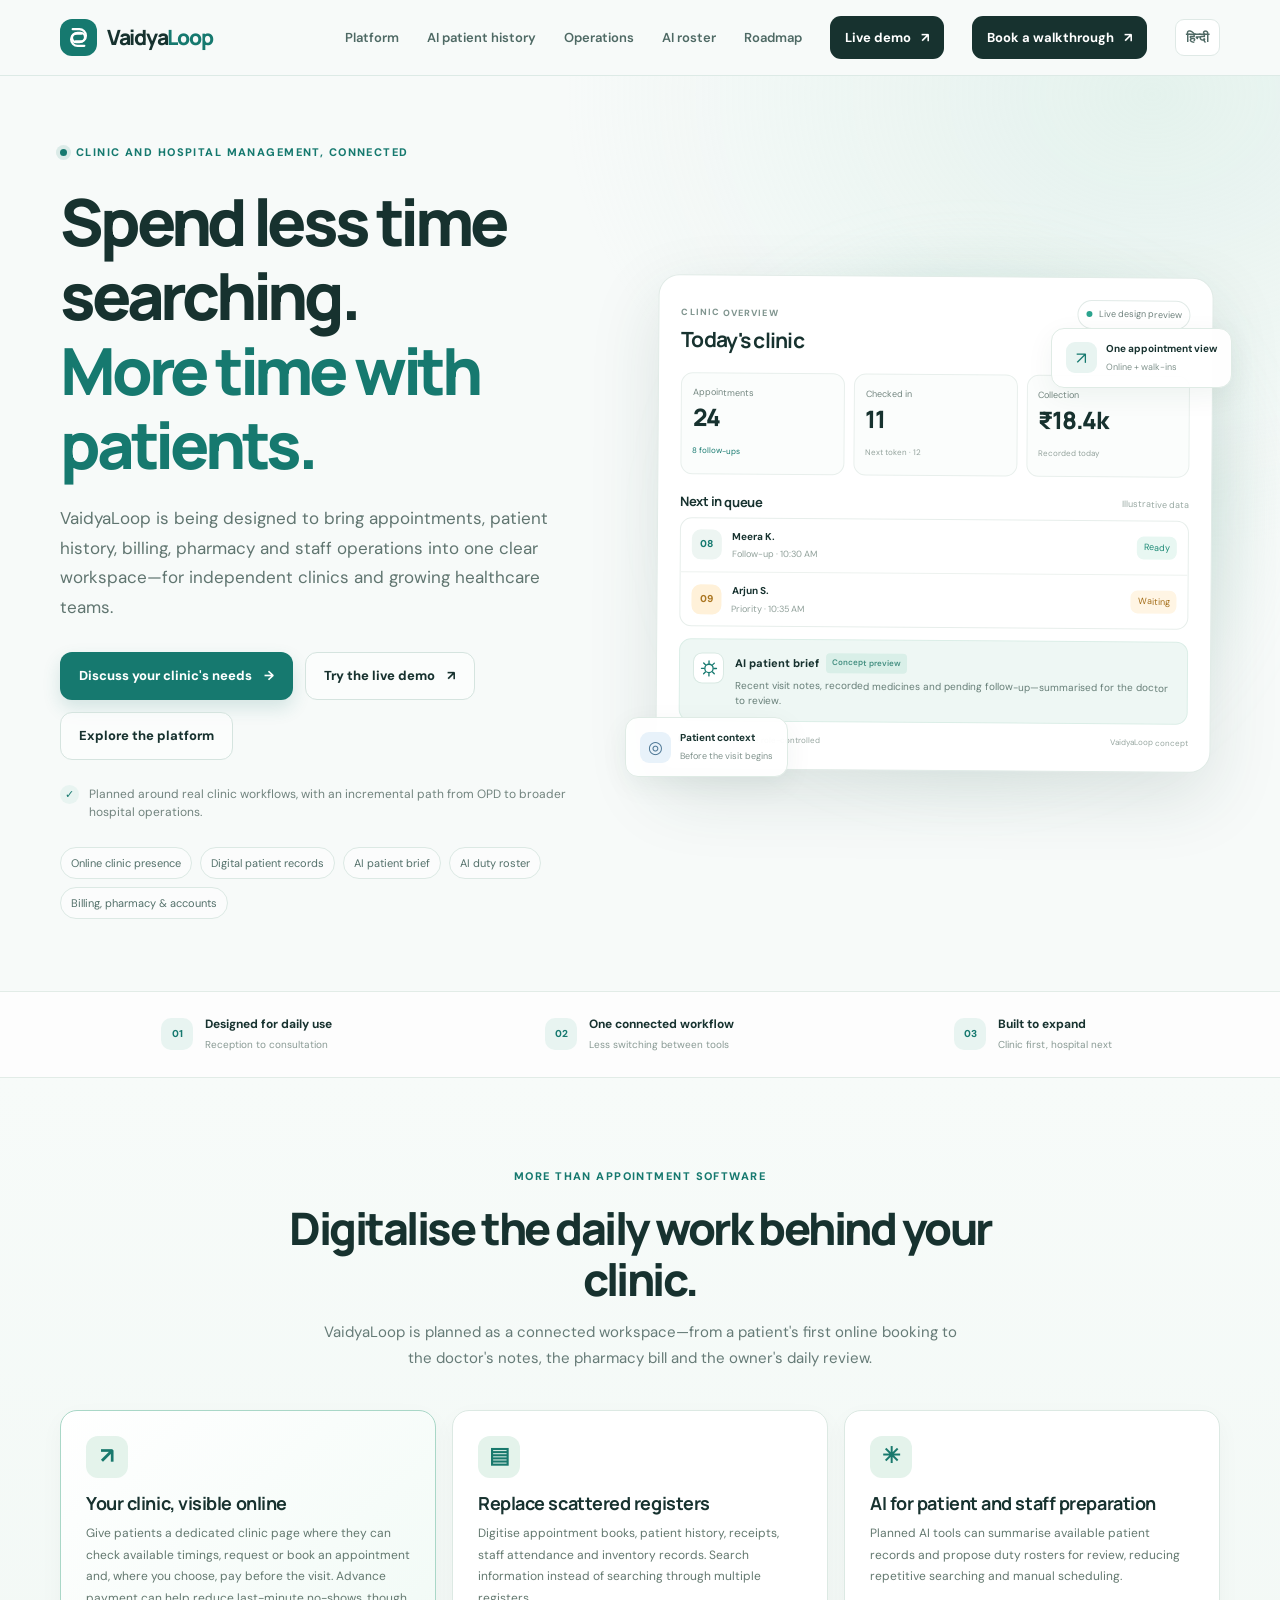
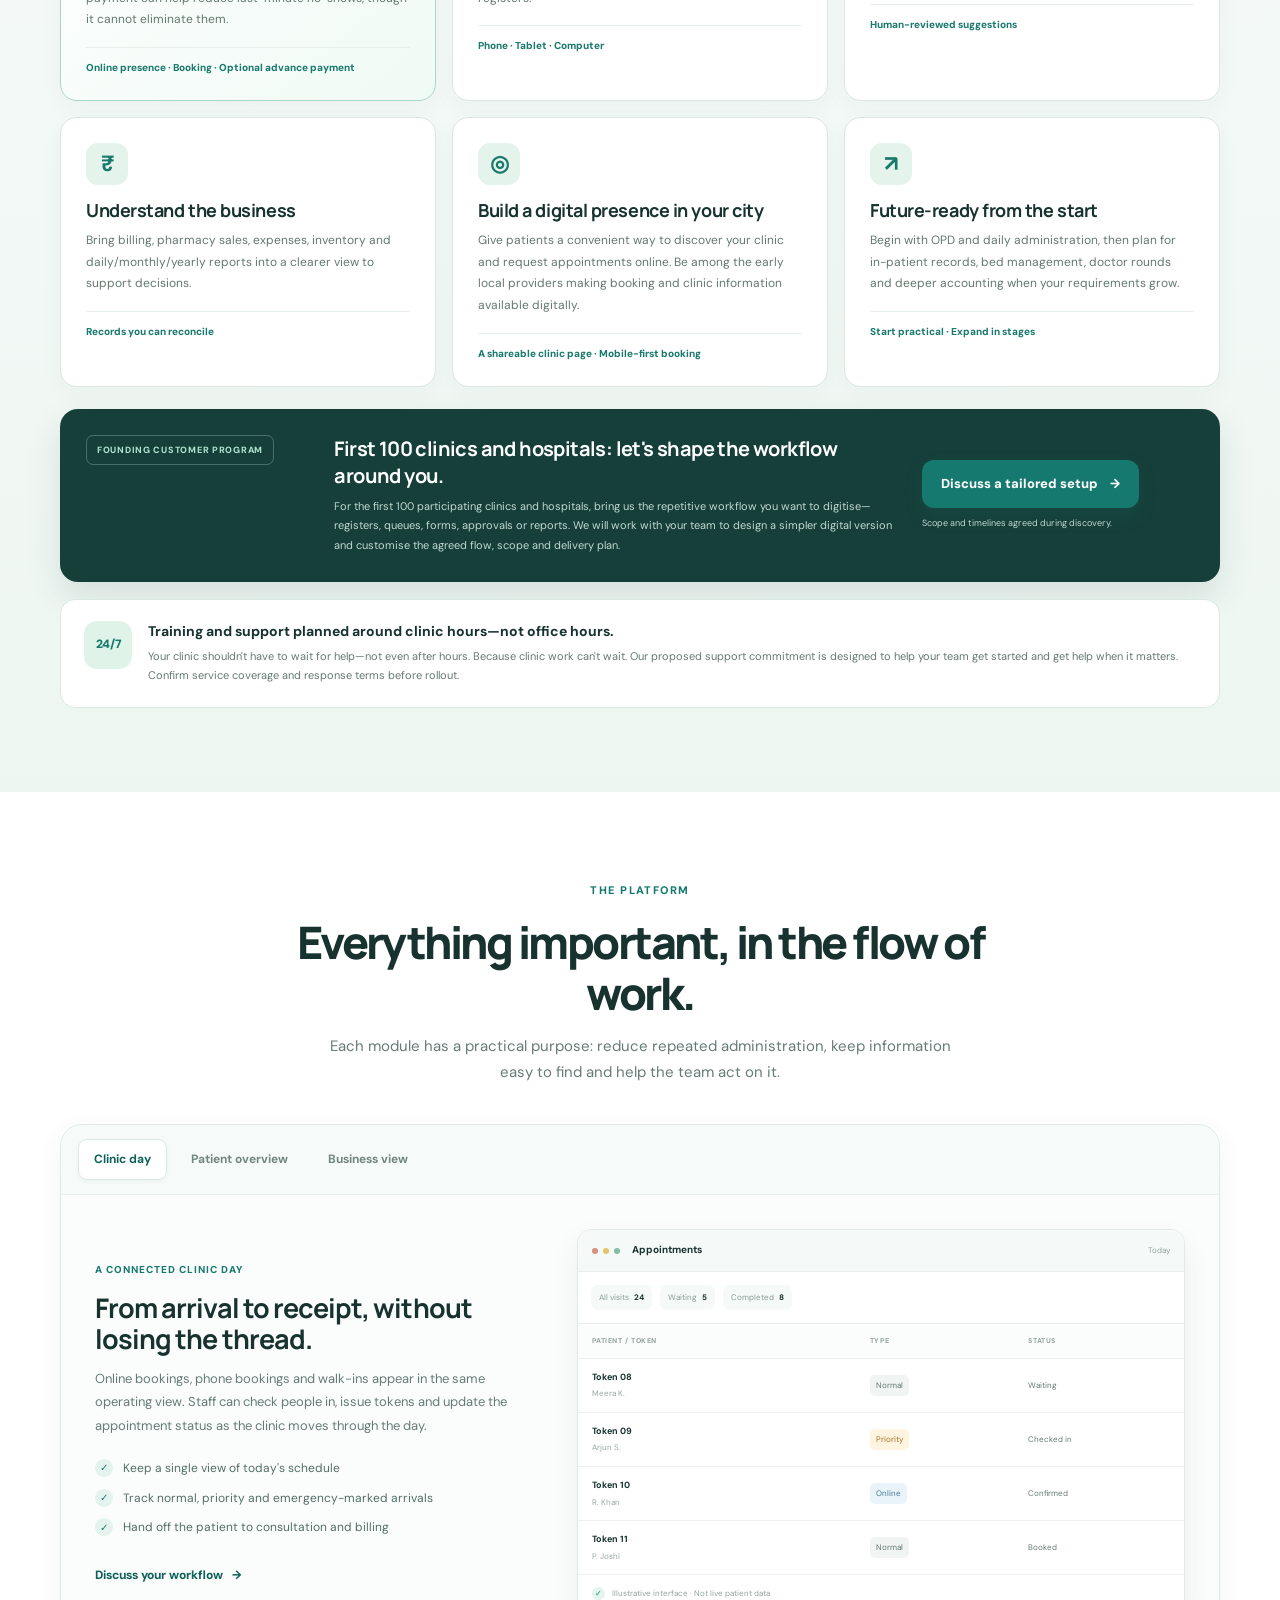
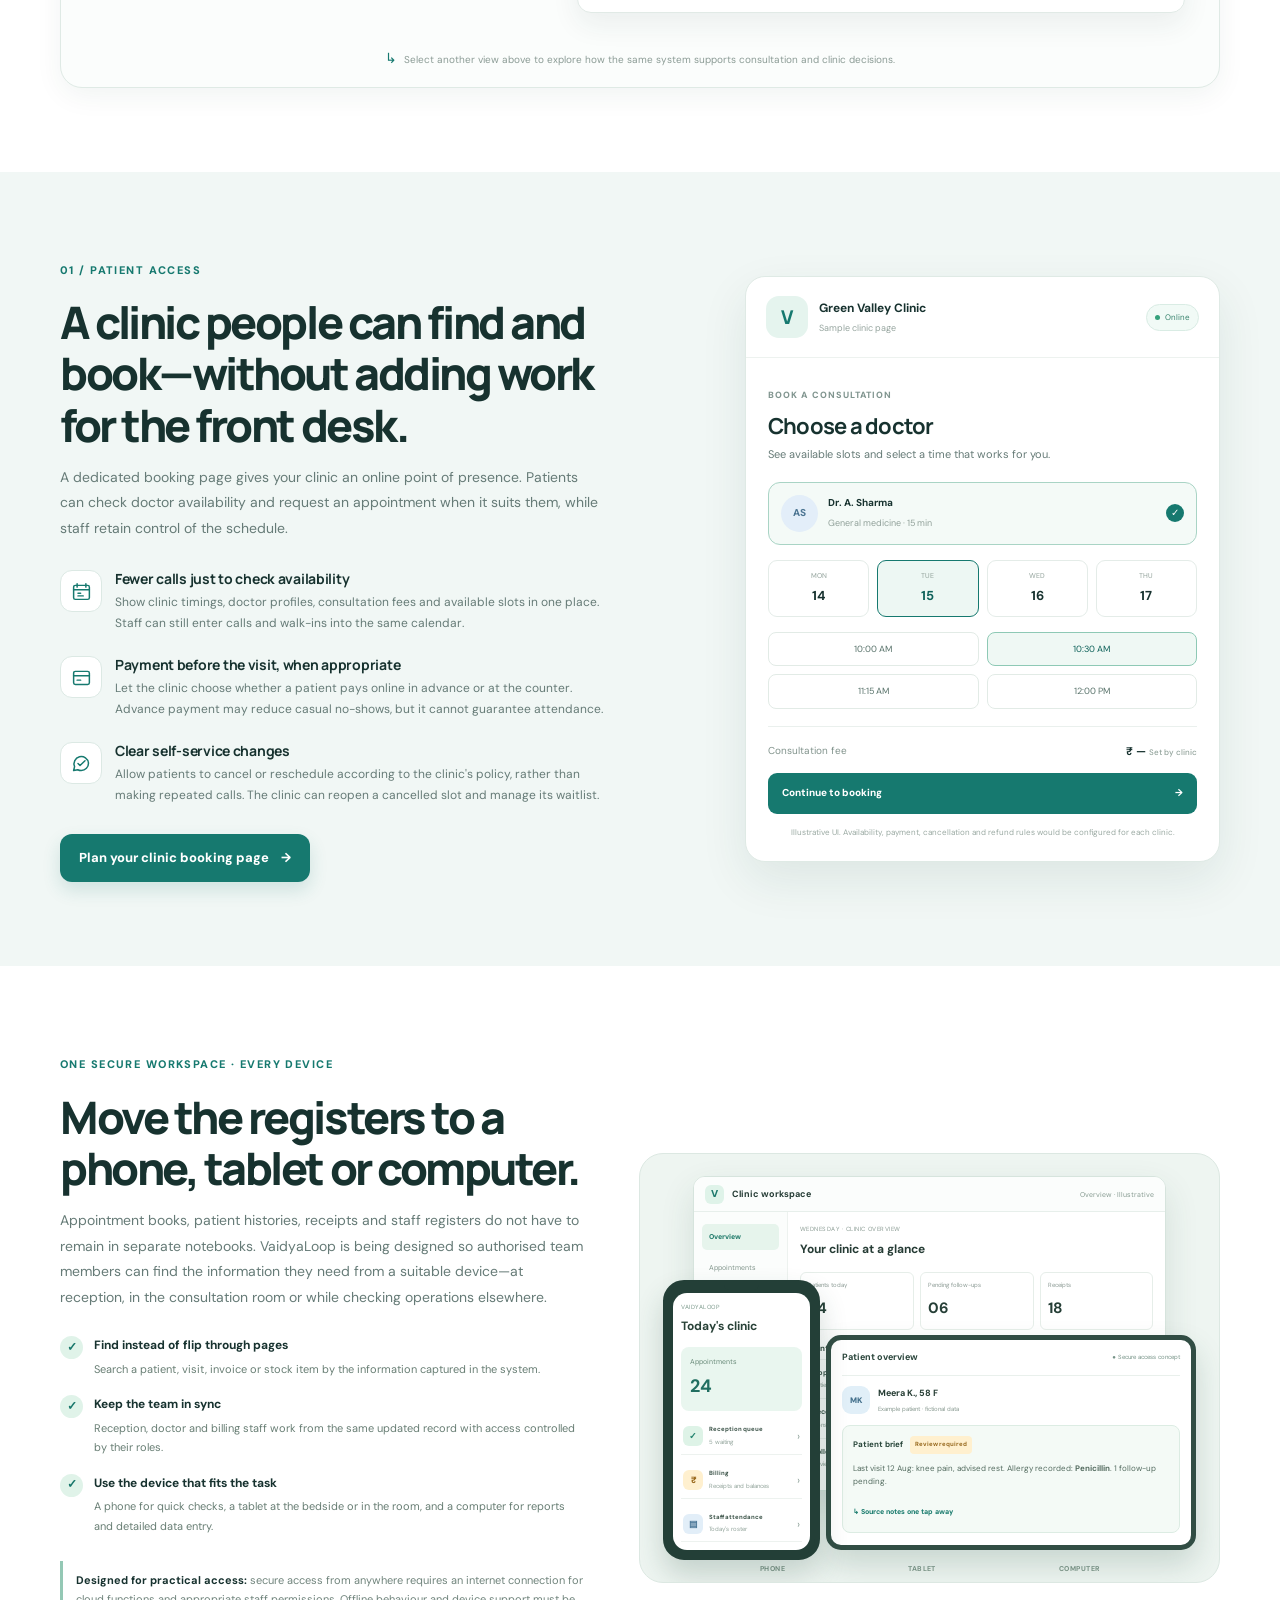
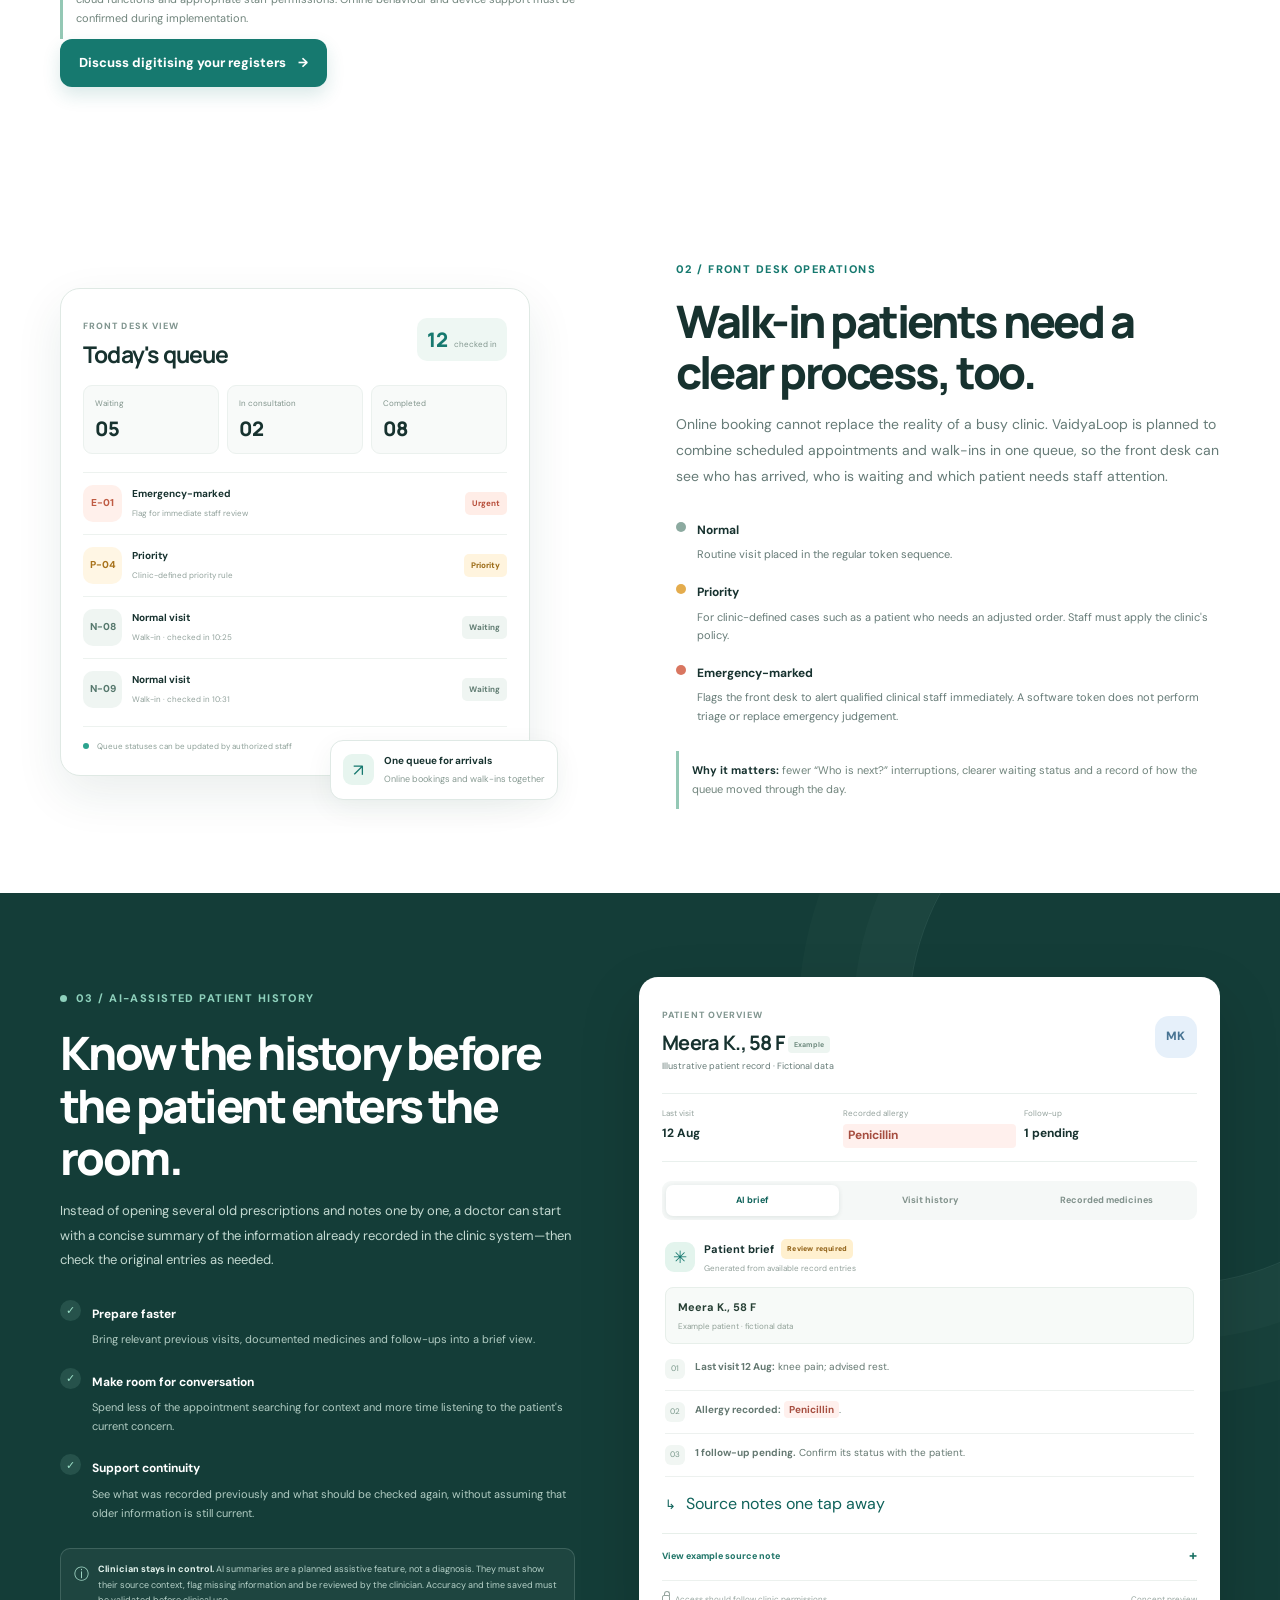
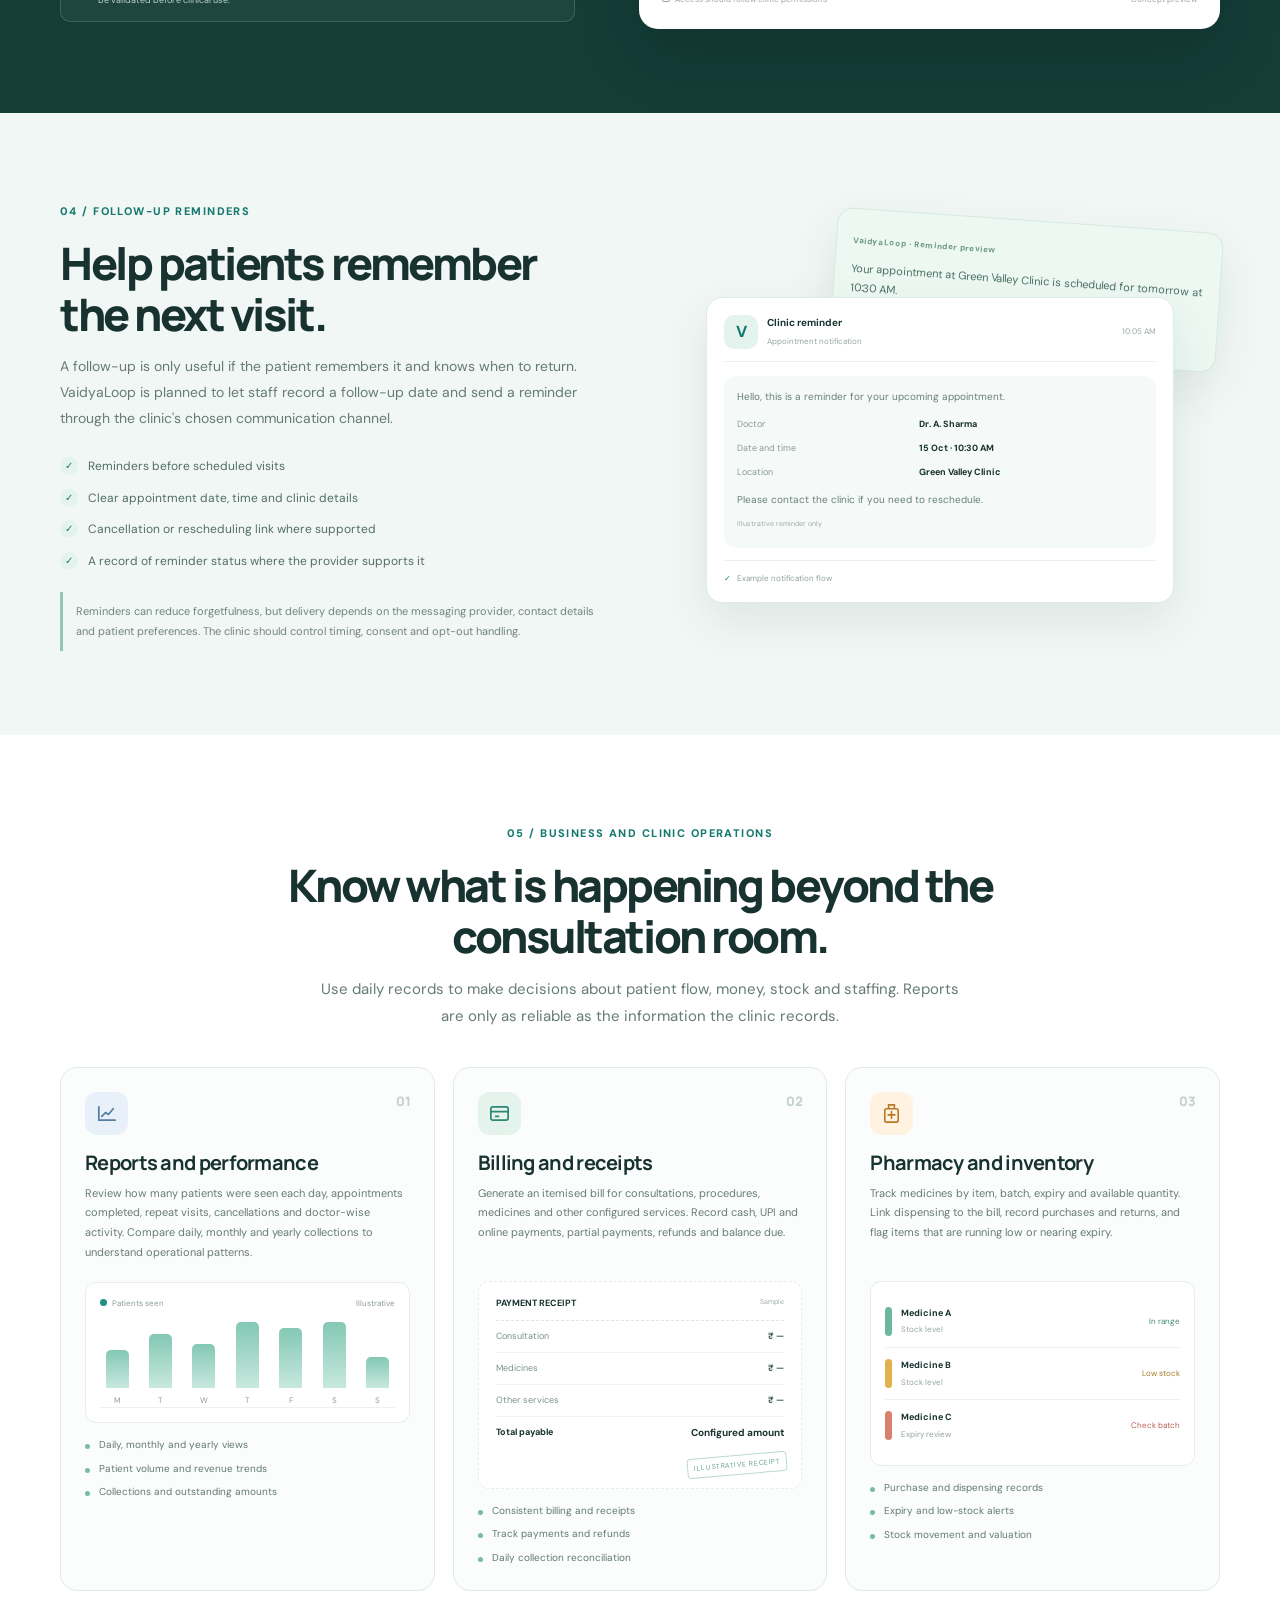
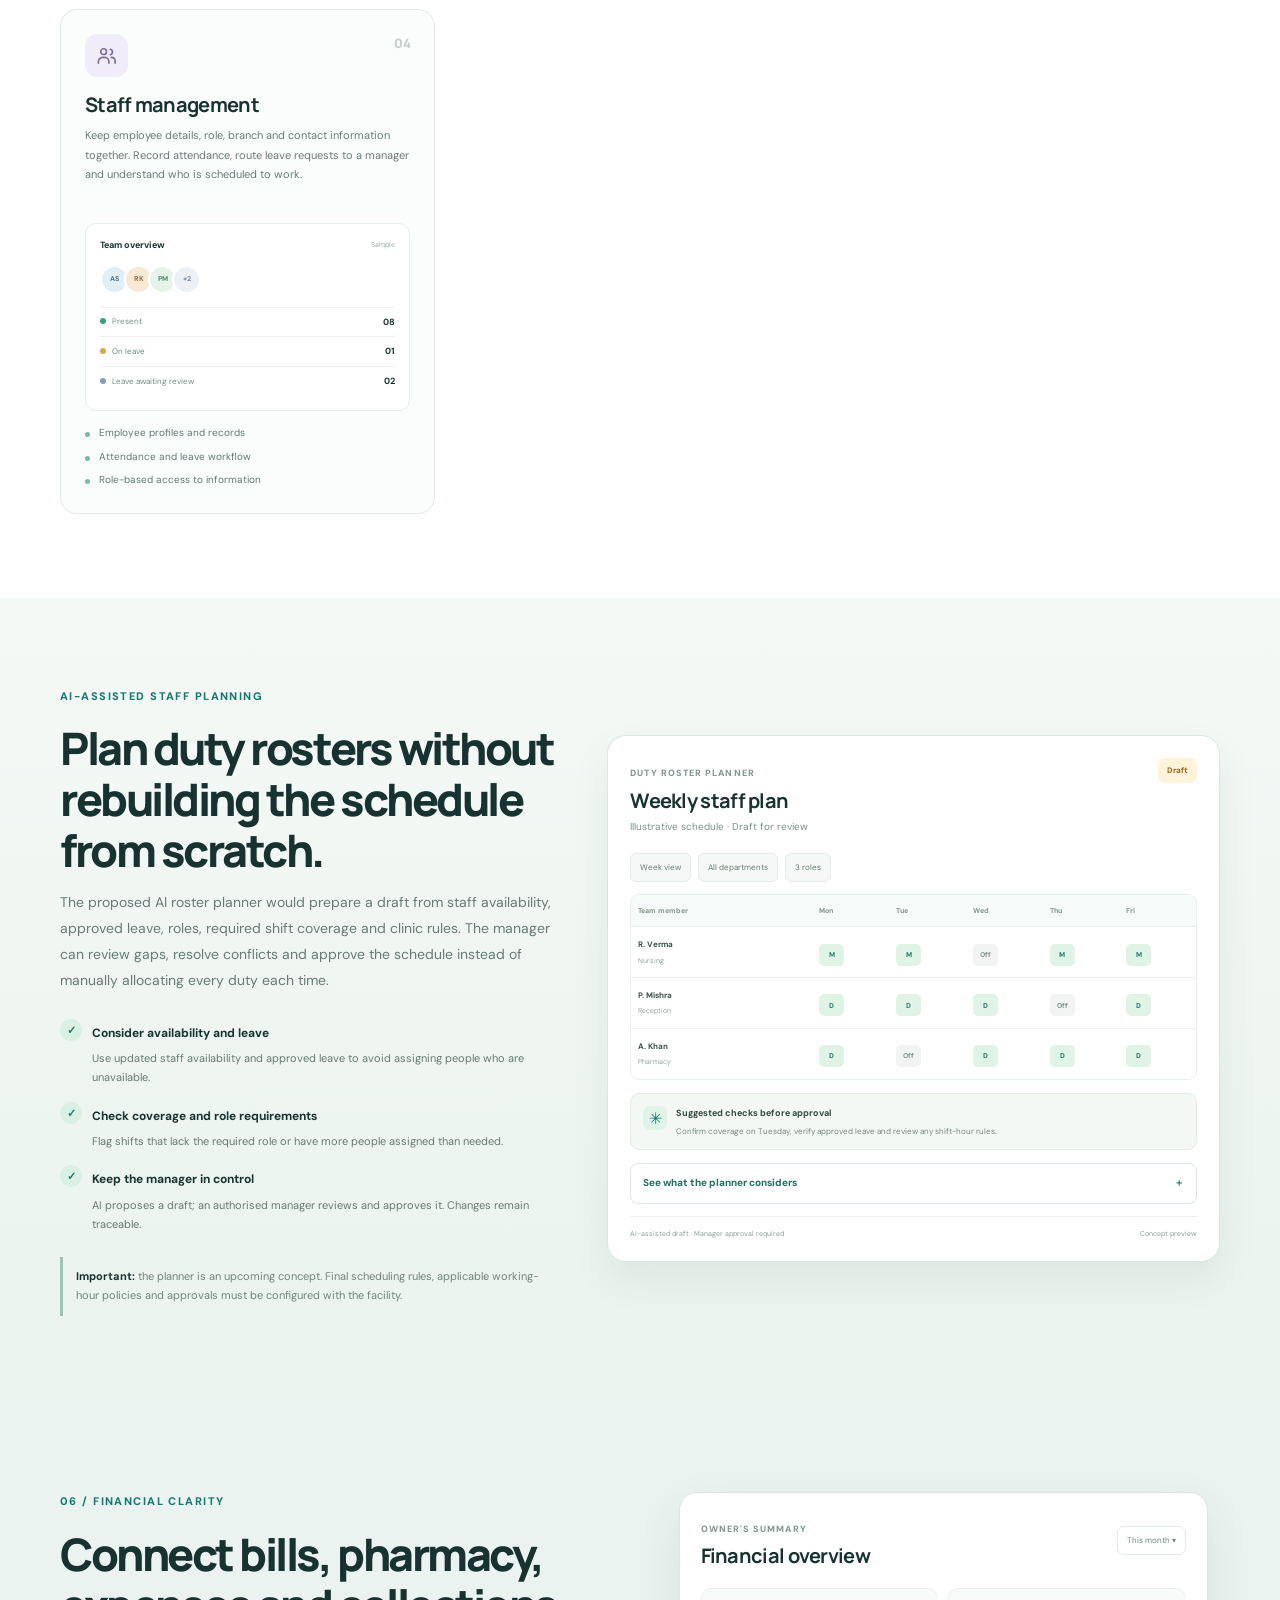
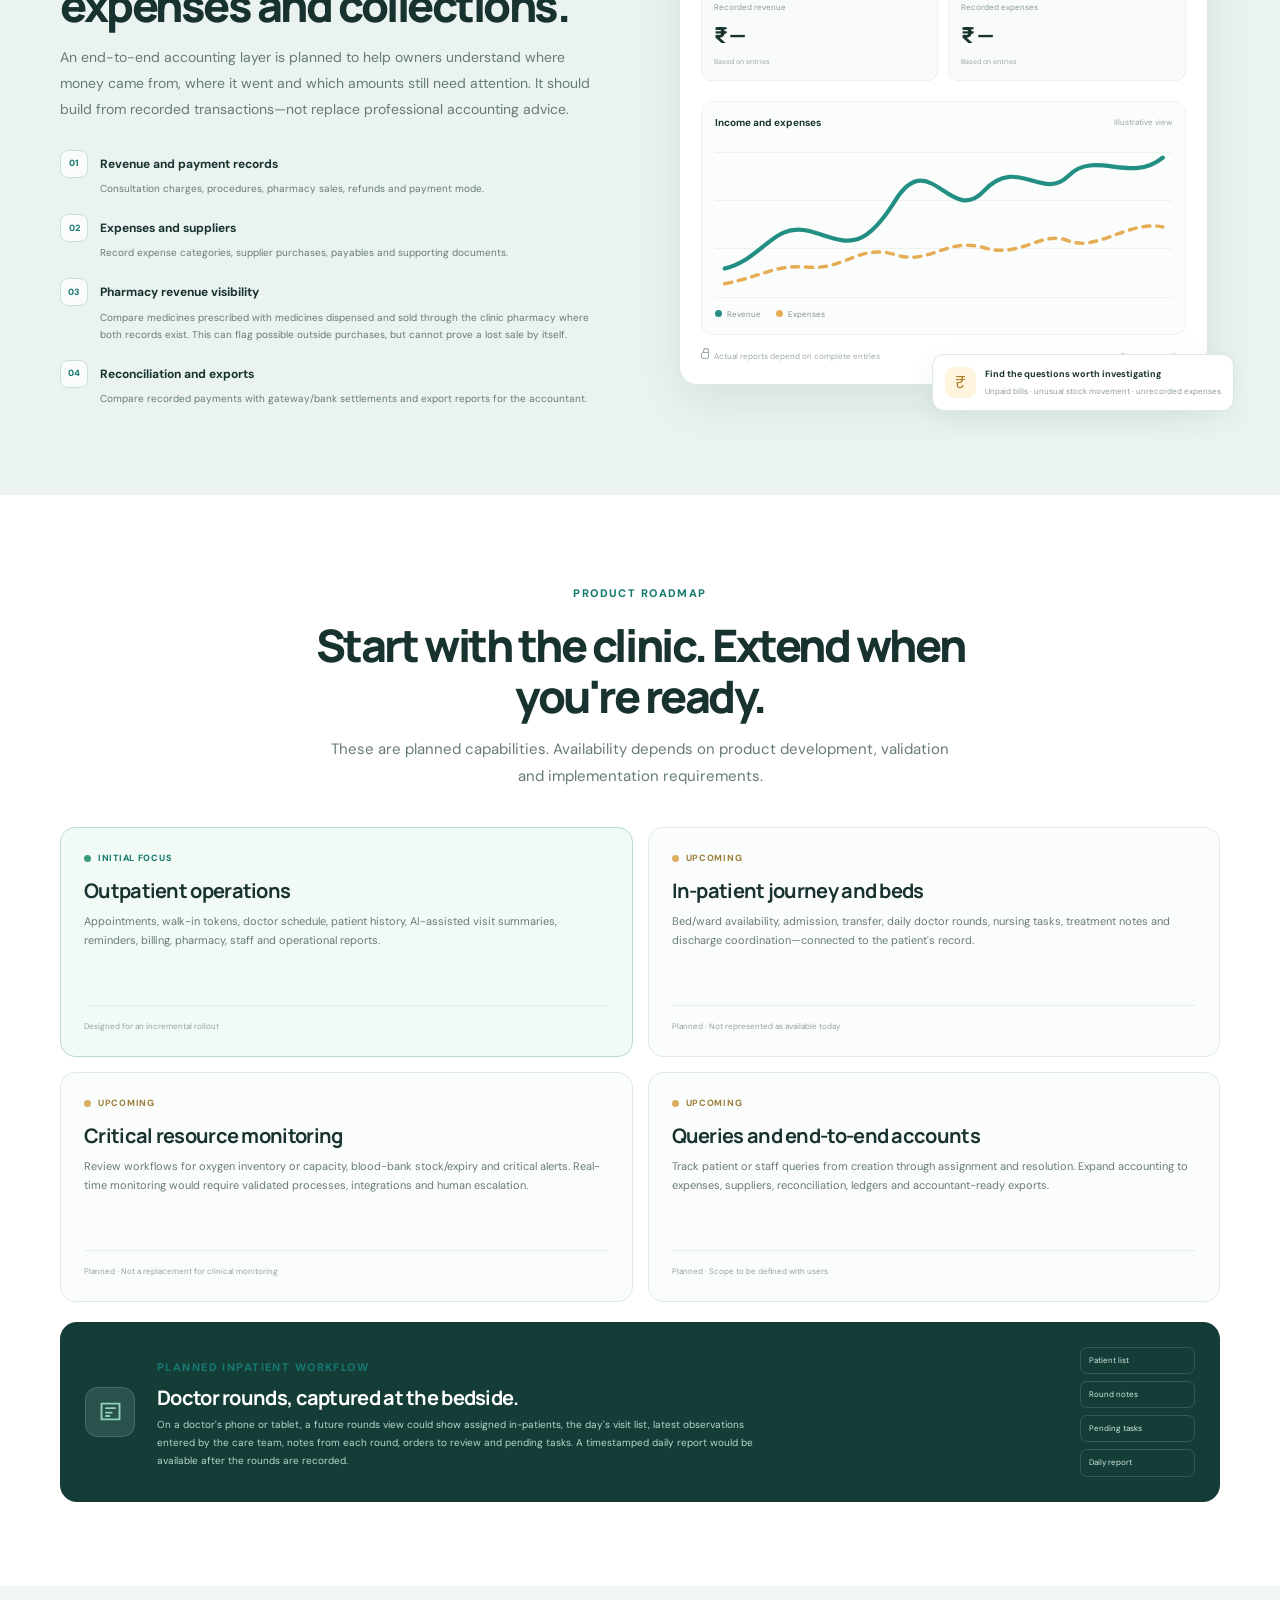
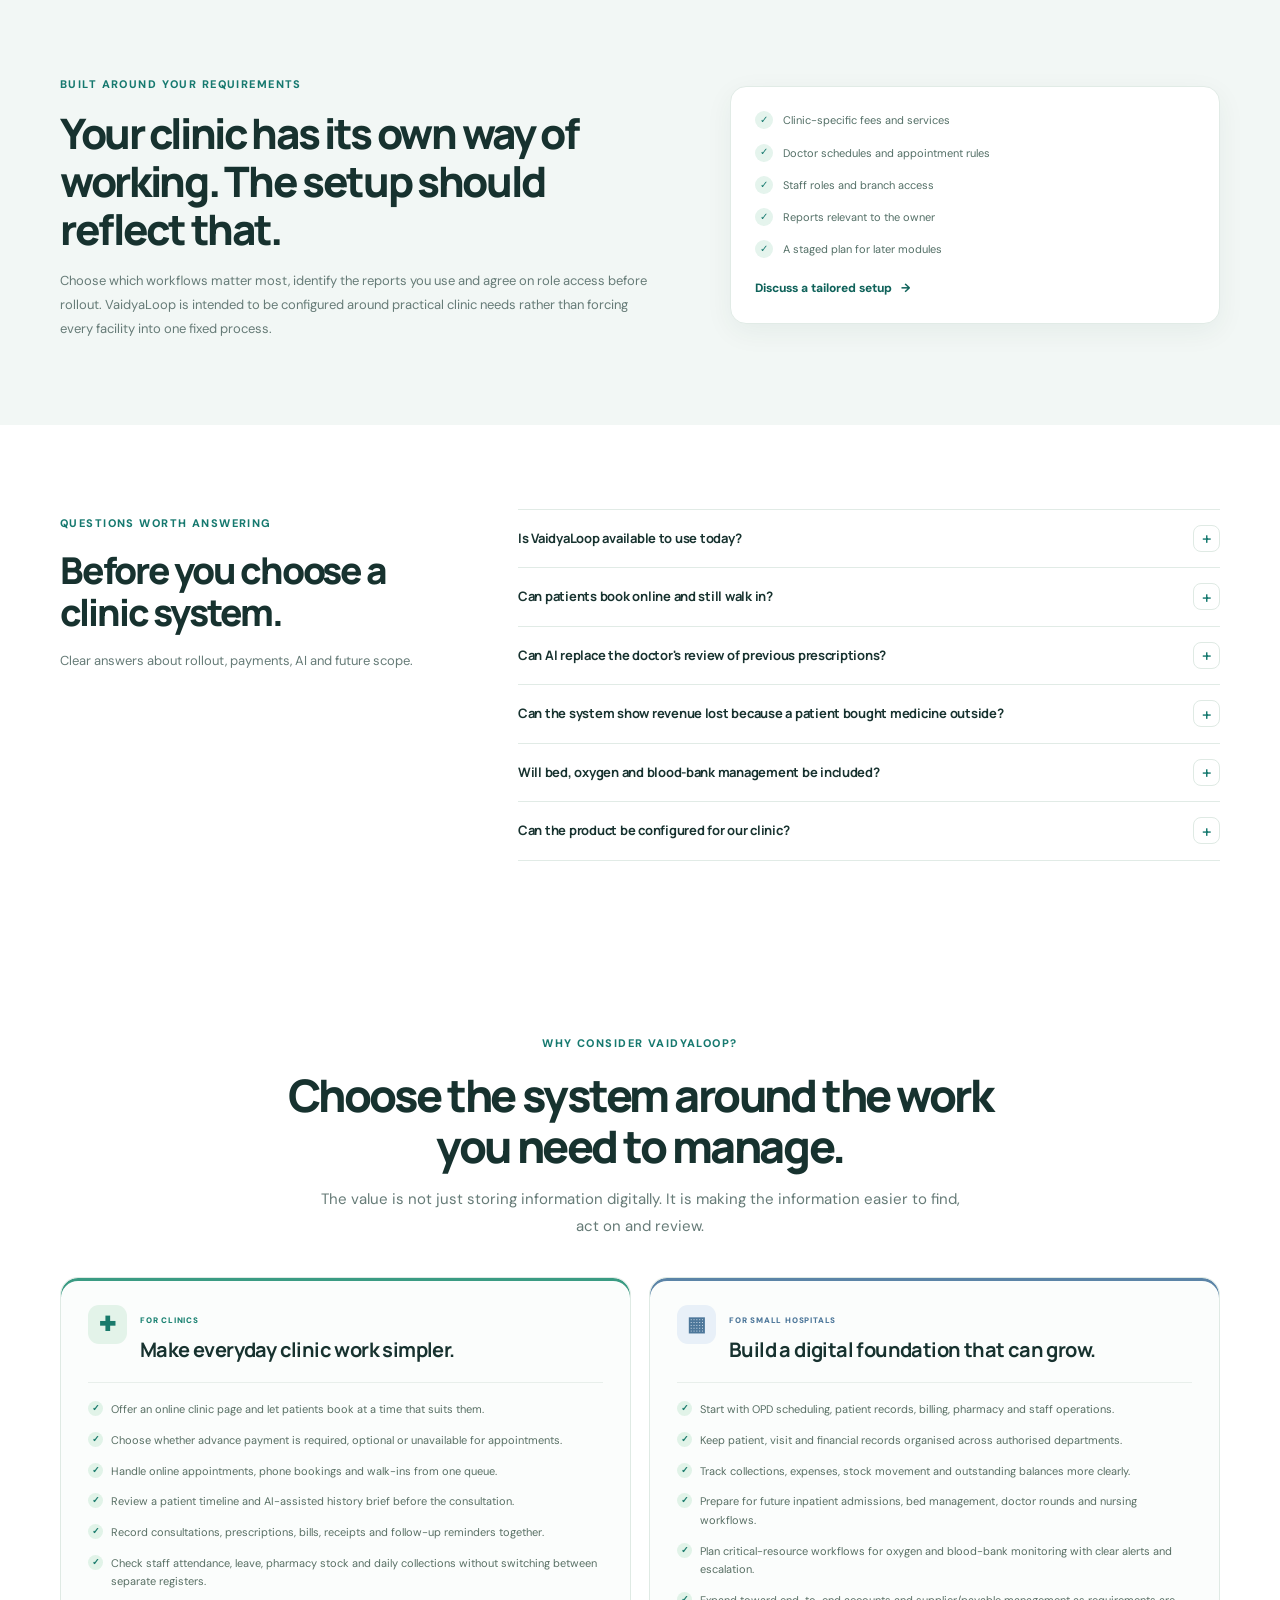
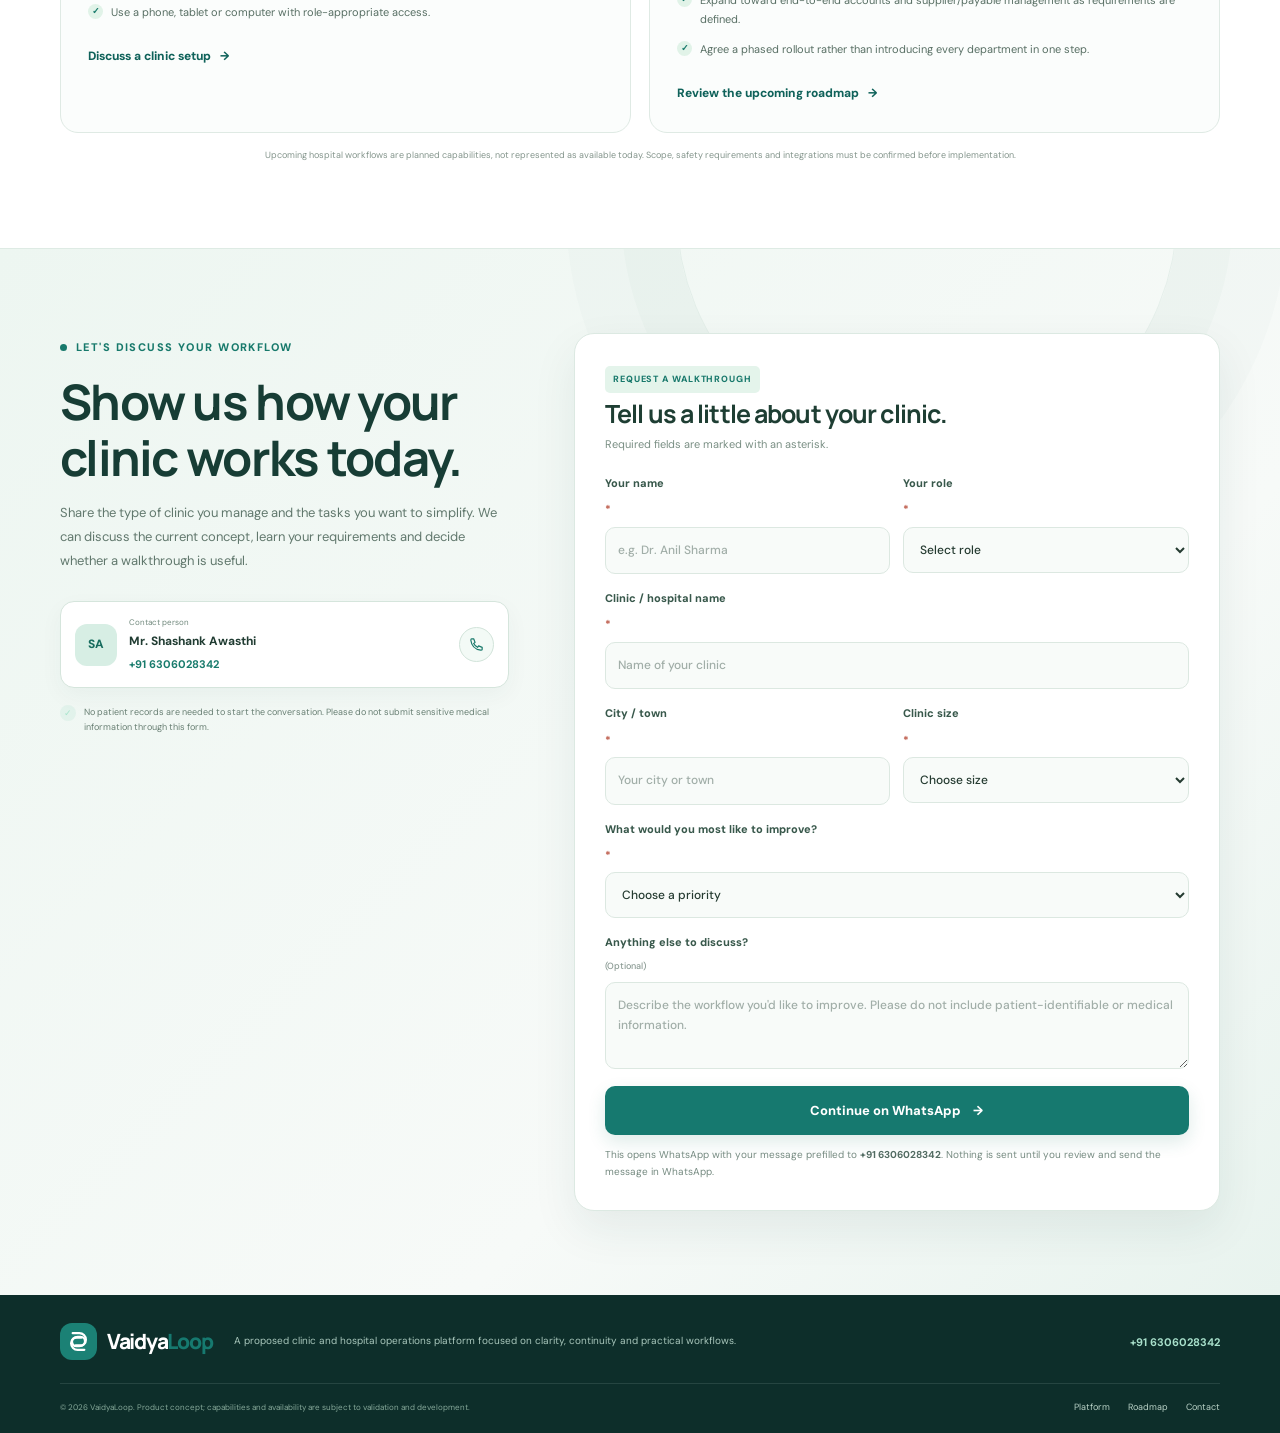
<file: index.html>
<!DOCTYPE html>

<html lang="en">
<head>
<meta charset="utf-8"/>
<meta content="width=device-width, initial-scale=1" name="viewport"/>
<meta content="#f7faf9" name="theme-color"/>
<meta content="VaidyaLoop brings appointments, walk-in queues, patient history, AI-assisted visit summaries, billing, pharmacy, staff and operational reports into one clinic workspace." name="description"/>
<title>VaidyaLoop — A clearer view of every patient</title>
<link href="https://fonts.googleapis.com" rel="preconnect"/>
<link crossorigin="" href="https://fonts.gstatic.com" rel="preconnect"/>
<link href="https://fonts.googleapis.com/css2?family=DM+Sans:wght@400;500;600;700&amp;family=Manrope:wght@400;500;600;700;800&amp;display=swap" rel="stylesheet"/>
<link href="styles.css" rel="stylesheet"/>
<script defer="" src="script.js"></script>
<link href="index-hi.html" hreflang="hi" rel="alternate"/></head>
<body>
<a class="skip-link" href="#main">Skip to content</a>
<header class="site-header" id="top">
<div class="container nav-wrap">
<a aria-label="VaidyaLoop home" class="brand" href="#top">
<span aria-hidden="true" class="brand-mark">
<svg fill="none" viewbox="0 0 40 40"><path d="M12 8.5h9.2a9 9 0 0 1 0 18H17a6 6 0 0 1 0-12h7" stroke="currentColor" stroke-linecap="round" stroke-width="3.1"></path><path d="M28 31.5h-9.2a9 9 0 0 1 0-18H23a6 6 0 0 1 0 12h-7" stroke="currentColor" stroke-linecap="round" stroke-width="3.1"></path></svg>
</span>
<span class="brand-name">Vaidya<span>Loop</span></span>
</a>
<button aria-controls="primary-nav" aria-expanded="false" aria-label="Open navigation" class="menu-toggle" type="button">
<span></span><span></span><span></span>
</button>
<nav aria-label="Main navigation" class="primary-nav" id="primary-nav">
<a href="#platform">Platform</a>
<a href="#ai-history">AI patient history</a>
<a href="#operations">Operations</a>
<a href="#roster-planner">AI roster</a>
<a href="#roadmap">Roadmap</a>
<a class="nav-cta" href="demo/" target="_blank" rel="noopener">Live demo <span aria-hidden="true">↗</span></a>
<a class="nav-cta" href="#contact">Book a walkthrough <span aria-hidden="true">↗</span></a>
<a aria-label="हिन्दी संस्करण देखें" class="language-switch" href="index-hi.html" lang="hi">हिन्दी</a></nav>
</div>
</header>
<main id="main">
<section class="hero section-pad">
<div class="container hero-grid">
<div class="hero-copy">
<div class="eyebrow"><span class="eyebrow-dot"></span> Clinic and hospital management, connected</div>
<h1>Spend less time searching.<br/><span>More time with patients.</span></h1>
<p class="hero-lead">VaidyaLoop is being designed to bring appointments, patient history, billing, pharmacy and staff operations into one clear workspace—for independent clinics and growing healthcare teams.</p>
<div class="hero-actions">
<a class="btn btn-primary" href="#contact">Discuss your clinic's needs <span aria-hidden="true">→</span></a>
<a class="btn btn-secondary" href="demo/" target="_blank" rel="noopener">Try the live demo <span aria-hidden="true">↗</span></a>
<a class="btn btn-secondary" href="#platform">Explore the platform</a>
</div>
<div class="hero-note"><span aria-hidden="true" class="note-icon">✓</span><span>Planned around real clinic workflows, with an incremental path from OPD to broader hospital operations.</span></div>
<div aria-label="Product focus" class="hero-tags">
<span>Online clinic presence</span><span>Digital patient records</span><span>AI patient brief</span><span>AI duty roster</span><span>Billing, pharmacy &amp; accounts</span>
</div>
</div>
<div aria-label="Illustrative VaidyaLoop clinic dashboard preview" class="hero-visual">
<div class="visual-glow"></div>
<div class="dashboard-card">
<div class="dash-top">
<div><span class="dash-kicker">CLINIC OVERVIEW</span><h2>Today's clinic</h2></div>
<div class="date-pill"><span class="status-dot"></span> Live design preview</div>
</div>
<div class="stat-grid">
<div class="stat-box"><span>Appointments</span><strong>24</strong><small class="positive">8 follow-ups</small></div>
<div class="stat-box"><span>Checked in</span><strong>11</strong><small>Next token · 12</small></div>
<div class="stat-box"><span>Collection</span><strong>₹18.4k</strong><small>Recorded today</small></div>
</div>
<div class="dash-section-head"><h3>Next in queue</h3><span class="muted-small">Illustrative data</span></div>
<div class="queue-list">
<div class="queue-row"><span class="queue-token">08</span><div class="queue-person"><strong>Meera K.</strong><small>Follow-up · 10:30 AM</small></div><span class="queue-status status-ready">Ready</span></div>
<div class="queue-row"><span class="queue-token priority-token">09</span><div class="queue-person"><strong>Arjun S.</strong><small>Priority · 10:35 AM</small></div><span class="queue-status status-wait">Waiting</span></div>
</div>
<div class="ai-preview">
<div aria-hidden="true" class="ai-preview-icon"><svg fill="none" viewbox="0 0 24 24"><path d="M12 3v3m0 12v3M3 12h3m12 0h3M5.6 5.6l2.1 2.1m8.6 8.6 2.1 2.1m0-12.8-2.1 2.1m-8.6 8.6-2.1 2.1" stroke="currentColor" stroke-linecap="round" stroke-width="1.6"></path><circle cx="12" cy="12" r="5" stroke="currentColor" stroke-width="1.6"></circle></svg></div>
<div><div class="ai-title">AI patient brief <span>Concept preview</span></div><p>Recent visit notes, recorded medicines and pending follow-up—summarised for the doctor to review.</p></div>
</div>
<div class="dash-footer"><span><i aria-hidden="true" class="tiny-lock"></i> Access should be role-controlled</span><span>VaidyaLoop concept</span></div>
</div>
<div class="floating-note note-appointments"><span class="floating-icon">↗</span><div><strong>One appointment view</strong><small>Online + walk-ins</small></div></div>
<div class="floating-note note-history"><span class="floating-icon mint-icon">◎</span><div><strong>Patient context</strong><small>Before the visit begins</small></div></div>
</div>
</div>
</section>
<section aria-label="Product principles" class="proof-strip">
<div class="container proof-items">
<div><span class="proof-symbol">01</span><span><strong>Designed for daily use</strong><small>Reception to consultation</small></span></div>
<div><span class="proof-symbol">02</span><span><strong>One connected workflow</strong><small>Less switching between tools</small></span></div>
<div><span class="proof-symbol">03</span><span><strong>Built to expand</strong><small>Clinic first, hospital next</small></span></div>
</div>
</section>
<section class="section-pad value-overview" id="benefits">
<div class="container">
<div class="section-heading center-heading">
<span class="eyebrow">More than appointment software</span>
<h2>Digitalise the daily work behind your clinic.</h2>
<p>VaidyaLoop is planned as a connected workspace—from a patient's first online booking to the doctor's notes, the pharmacy bill and the owner's daily review.</p>
</div>
<div class="value-grid">
<article class="value-card value-featured"><span class="value-icon">↗</span><h3>Your clinic, visible online</h3><p>Give patients a dedicated clinic page where they can check available timings, request or book an appointment and, where you choose, pay before the visit. Advance payment can help reduce last-minute no-shows, though it cannot eliminate them.</p><span class="value-proof">Online presence · Booking · Optional advance payment</span></article>
<article class="value-card"><span class="value-icon">▤</span><h3>Replace scattered registers</h3><p>Digitise appointment books, patient history, receipts, staff attendance and inventory records. Search information instead of searching through multiple registers.</p><span class="value-proof">Phone · Tablet · Computer</span></article>
<article class="value-card"><span class="value-icon">✳</span><h3>AI for patient and staff preparation</h3><p>Planned AI tools can summarise available patient records and propose duty rosters for review, reducing repetitive searching and manual scheduling.</p><span class="value-proof">Human-reviewed suggestions</span></article>
<article class="value-card"><span class="value-icon">₹</span><h3>Understand the business</h3><p>Bring billing, pharmacy sales, expenses, inventory and daily/monthly/yearly reports into a clearer view to support decisions.</p><span class="value-proof">Records you can reconcile</span></article>
<article class="value-card"><span class="value-icon">◎</span><h3>Build a digital presence in your city</h3><p>Give patients a convenient way to discover your clinic and request appointments online. Be among the early local providers making booking and clinic information available digitally.</p><span class="value-proof">A shareable clinic page · Mobile-first booking</span></article>
<article class="value-card"><span class="value-icon">↗</span><h3>Future-ready from the start</h3><p>Begin with OPD and daily administration, then plan for in-patient records, bed management, doctor rounds and deeper accounting when your requirements grow.</p><span class="value-proof">Start practical · Expand in stages</span></article>
</div>
<div class="founding-clinic-banner">
<div class="founding-badge">FOUNDING CUSTOMER PROGRAM</div>
<div class="founding-copy"><h3>First 100 clinics and hospitals: let's shape the workflow around you.</h3><p>For the first 100 participating clinics and hospitals, bring us the repetitive workflow you want to digitise—registers, queues, forms, approvals or reports. We will work with your team to design a simpler digital version and customise the agreed flow, scope and delivery plan.</p></div>
<div class="founding-action"><a class="btn btn-primary" href="#contact">Discuss a tailored setup <span aria-hidden="true">→</span></a><small>Scope and timelines agreed during discovery.</small></div>
</div>
<div class="support-highlight"><div aria-hidden="true" class="support-icon">24/7</div><div><strong>Training and support planned around clinic hours—not office hours.</strong><p>Your clinic shouldn't have to wait for help—not even after hours. Because clinic work can't wait. Our proposed support commitment is designed to help your team get started and get help when it matters. Confirm service coverage and response terms before rollout.</p></div></div>
</div>
</section>
<section class="section-pad section-white" id="platform">
<div class="container">
<div class="section-heading center-heading">
<span class="eyebrow">The platform</span>
<h2>Everything important, in the flow of work.</h2>
<p>Each module has a practical purpose: reduce repeated administration, keep information easy to find and help the team act on it.</p>
</div>
<div class="interactive-platform">
<div aria-label="Explore product views" class="platform-tabs" role="tablist">
<button aria-controls="platform-panel" aria-selected="true" class="platform-tab active" data-view="flow" id="tab-flow" role="tab">Clinic day</button>
<button aria-controls="platform-panel" aria-selected="false" class="platform-tab" data-view="patient" id="tab-patient" role="tab">Patient overview</button>
<button aria-controls="platform-panel" aria-selected="false" class="platform-tab" data-view="revenue" id="tab-revenue" role="tab">Business view</button>
</div>
<div aria-labelledby="tab-flow" class="platform-panel" id="platform-panel" role="tabpanel" tabindex="0">
<div class="platform-panel-copy">
<span class="panel-label" id="panel-label">A connected clinic day</span>
<h3 id="panel-title">From arrival to receipt, without losing the thread.</h3>
<p id="panel-description">Online bookings, phone bookings and walk-ins appear in the same operating view. Staff can check people in, issue tokens and update the appointment status as the clinic moves through the day.</p>
<ul class="check-list" id="panel-list">
<li><span>✓</span> Keep a single view of today's schedule</li>
<li><span>✓</span> Track normal, priority and emergency-marked arrivals</li>
<li><span>✓</span> Hand off the patient to consultation and billing</li>
</ul>
<a class="text-link" href="#contact">Discuss your workflow <span aria-hidden="true">→</span></a>
</div>
<div class="panel-visual" id="panel-visual">
<div class="mini-window">
<div class="mini-window-bar"><span></span><span></span><span></span><strong>Appointments</strong><small>Today</small></div>
<div class="mini-toolbar"><span>All visits <b>24</b></span><span>Waiting <b>5</b></span><span>Completed <b>8</b></span></div>
<div class="mini-table-head"><span>Patient / token</span><span>Type</span><span>Status</span></div>
<div class="mini-table-row"><span><b>Token 08</b><small>Meera K.</small></span><em class="tag-normal">Normal</em><span class="mini-status">Waiting</span></div>
<div class="mini-table-row"><span><b>Token 09</b><small>Arjun S.</small></span><em class="tag-priority">Priority</em><span class="mini-status">Checked in</span></div>
<div class="mini-table-row"><span><b>Token 10</b><small>R. Khan</small></span><em class="tag-online">Online</em><span class="mini-status">Confirmed</span></div>
<div class="mini-table-row"><span><b>Token 11</b><small>P. Joshi</small></span><em class="tag-normal">Normal</em><span class="mini-status">Booked</span></div>
<div class="mini-window-foot"><span class="tiny-check">✓</span> Illustrative interface · Not live patient data</div>
</div>
</div>
</div>
<p class="interaction-hint"><span aria-hidden="true">↳</span> Select another view above to explore how the same system supports consultation and clinic decisions.</p>
</div>
</div>
</section>
<section class="section-pad section-soft" id="appointments">
<div class="container split-section">
<div class="section-copy">
<span class="eyebrow">01 / Patient access</span>
<h2>A clinic people can find and book—without adding work for the front desk.</h2>
<p class="section-intro">A dedicated booking page gives your clinic an online point of presence. Patients can check doctor availability and request an appointment when it suits them, while staff retain control of the schedule.</p>
<div class="benefit-list">
<article class="benefit-item"><span class="benefit-icon"><svg fill="none" viewbox="0 0 24 24"><rect height="16" rx="2" stroke="currentColor" stroke-width="1.7" width="18" x="3" y="5"></rect><path d="M7 3v4m10-4v4M3 10h18M8 14h3m-3 3h6" stroke="currentColor" stroke-linecap="round" stroke-width="1.7"></path></svg></span><div><h3>Fewer calls just to check availability</h3><p>Show clinic timings, doctor profiles, consultation fees and available slots in one place. Staff can still enter calls and walk-ins into the same calendar.</p></div></article>
<article class="benefit-item"><span class="benefit-icon"><svg fill="none" viewbox="0 0 24 24"><rect height="15" rx="2" stroke="currentColor" stroke-width="1.7" width="18" x="3" y="5"></rect><path d="M3 10h18M7 15h4" stroke="currentColor" stroke-linecap="round" stroke-width="1.7"></path></svg></span><div><h3>Payment before the visit, when appropriate</h3><p>Let the clinic choose whether a patient pays online in advance or at the counter. Advance payment may reduce casual no-shows, but it cannot guarantee attendance.</p></div></article>
<article class="benefit-item"><span class="benefit-icon"><svg fill="none" viewbox="0 0 24 24"><path d="M20 11.5A8.3 8.3 0 0 1 11.7 20a8.8 8.8 0 0 1-4-.9L3 20l1.1-4.4A8.3 8.3 0 1 1 20 11.5Z" stroke="currentColor" stroke-linejoin="round" stroke-width="1.7"></path><path d="m8 12 2.3 2.2L16 8.8" stroke="currentColor" stroke-linecap="round" stroke-linejoin="round" stroke-width="1.7"></path></svg></span><div><h3>Clear self-service changes</h3><p>Allow patients to cancel or reschedule according to the clinic's policy, rather than making repeated calls. The clinic can reopen a cancelled slot and manage its waitlist.</p></div></article>
</div>
<a class="btn btn-primary" href="#contact">Plan your clinic booking page <span aria-hidden="true">→</span></a>
</div>
<div aria-label="Illustrative online booking screen" class="booking-demo-card">
<div class="booking-demo-top"><div class="clinic-avatar">V</div><div><strong>Green Valley Clinic</strong><small>Sample clinic page</small></div><span class="online-pill"><i></i> Online</span></div>
<div class="booking-demo-body"><span class="mini-label">BOOK A CONSULTATION</span><h3>Choose a doctor</h3><p>See available slots and select a time that works for you.</p>
<div class="doctor-choice selected"><span class="doctor-avatar avatar-one">AS</span><span class="doctor-detail"><strong>Dr. A. Sharma</strong><small>General medicine · 15 min</small></span><span class="radio-check">✓</span></div>
<div class="date-selector"><span><small>MON</small><b>14</b></span><span class="selected-day"><small>TUE</small><b>15</b></span><span><small>WED</small><b>16</b></span><span><small>THU</small><b>17</b></span></div>
<div class="slot-grid"><button class="slot-choice" type="button">10:00 AM</button><button class="slot-choice selected" type="button">10:30 AM</button><button class="slot-choice" type="button">11:15 AM</button><button class="slot-choice" type="button">12:00 PM</button></div>
<div class="booking-summary"><span>Consultation fee</span><strong>₹ — <small>Set by clinic</small></strong></div>
<div class="demo-book-btn">Continue to booking <span>→</span></div>
<p class="micro-note">Illustrative UI. Availability, payment, cancellation and refund rules would be configured for each clinic.</p>
</div>
</div>
</div>
</section>
<section class="section-pad device-section" id="digital-register">
<div class="container device-layout">
<div class="section-copy device-copy">
<span class="eyebrow">One secure workspace · Every device</span>
<h2>Move the registers to a phone, tablet or computer.</h2>
<p class="section-intro">Appointment books, patient histories, receipts and staff registers do not have to remain in separate notebooks. VaidyaLoop is being designed so authorised team members can find the information they need from a suitable device—at reception, in the consultation room or while checking operations elsewhere.</p>
<div class="device-benefits">
<div><span>✓</span><div><strong>Find instead of flip through pages</strong><p>Search a patient, visit, invoice or stock item by the information captured in the system.</p></div></div>
<div><span>✓</span><div><strong>Keep the team in sync</strong><p>Reception, doctor and billing staff work from the same updated record with access controlled by their roles.</p></div></div>
<div><span>✓</span><div><strong>Use the device that fits the task</strong><p>A phone for quick checks, a tablet at the bedside or in the room, and a computer for reports and detailed data entry.</p></div></div>
</div>
<p class="inline-note"><strong>Designed for practical access:</strong> secure access from anywhere requires an internet connection for cloud functions and appropriate staff permissions. Offline behaviour and device support must be confirmed during implementation.</p>
<a class="btn btn-primary" href="#contact">Discuss digitising your registers <span aria-hidden="true">→</span></a>
</div>
<div aria-label="Illustrative VaidyaLoop interface on desktop, tablet and mobile" class="device-showcase">
<div class="device-desktop">
<div class="device-topbar"><span class="device-logo-dot">V</span><strong>Clinic workspace</strong><small>Overview · Illustrative</small></div>
<div class="device-desktop-body"><aside><span class="side-active">Overview</span><span>Appointments</span><span>Patients</span><span>Billing</span><span>Staff</span></aside><div class="device-screen-main"><div class="device-greeting"><small>WEDNESDAY · CLINIC OVERVIEW</small><b>Your clinic at a glance</b></div><div class="device-kpis"><div><small>Patients today</small><strong>24</strong></div><div><small>Pending follow-ups</small><strong>06</strong></div><div><small>Receipts</small><strong>18</strong></div></div><div class="device-list-head"><b>Recent activity</b><small>Sample records</small></div><div class="device-list-row"><i></i><span><b>Appointment checked in</b><small>Patient record updated</small></span><em>Today</em></div><div class="device-list-row"><i></i><span><b>Receipt created</b><small>Consultation billing</small></span><em>Today</em></div><div class="device-list-row"><i></i><span><b>Follow-up reminder due</b><small>Review scheduled messages</small></span><em>Pending</em></div></div></div>
</div>
<div class="device-tablet"><div class="device-tablet-bar"><strong>Patient overview</strong><span>● Secure access concept</span></div><div class="device-tablet-patient"><span class="device-avatar">MK</span><div><b>Meera K., 58 F</b><small>Example patient · fictional data</small></div></div><div class="device-tablet-summary"><b>Patient brief <em>Review required</em></b><p>Last visit 12 Aug: knee pain, advised rest. Allergy recorded: <strong>Penicillin</strong>. 1 follow-up pending.</p><small>↳ Source notes one tap away</small></div></div>
<div class="device-phone"><div class="phone-speaker"></div><div class="phone-screen"><div class="phone-greeting"><small>VAIDYALOOP</small><b>Today's clinic</b></div><div class="phone-kpi"><span>Appointments</span><strong>24</strong></div><div class="phone-row"><span class="phone-row-icon">✓</span><div><b>Reception queue</b><small>5 waiting</small></div><span>›</span></div><div class="phone-row"><span class="phone-row-icon mint">₹</span><div><b>Billing</b><small>Receipts and balances</small></div><span>›</span></div><div class="phone-row"><span class="phone-row-icon blue">▤</span><div><b>Staff attendance</b><small>Today's roster</small></div><span>›</span></div></div></div>
<div class="device-caption"><span>Phone</span><span>Tablet</span><span>Computer</span></div>
</div>
</div>
</section>
<section class="section-pad section-white" id="walk-ins">
<div class="container split-section reverse-mobile">
<div class="queue-visual-wrap">
<div class="queue-board">
<div class="queue-board-head"><div><span class="mini-label">FRONT DESK VIEW</span><h3>Today's queue</h3></div><div class="queue-count"><strong>12</strong><small>checked in</small></div></div>
<div class="queue-metrics"><div><span>Waiting</span><strong>05</strong></div><div><span>In consultation</span><strong>02</strong></div><div><span>Completed</span><strong>08</strong></div></div>
<div class="queue-ticket ticket-emergency"><div class="ticket-number">E-01</div><div class="ticket-main"><strong>Emergency-marked</strong><small>Flag for immediate staff review</small></div><span class="ticket-label emergency-label">Urgent</span></div>
<div class="queue-ticket ticket-priority"><div class="ticket-number">P-04</div><div class="ticket-main"><strong>Priority</strong><small>Clinic-defined priority rule</small></div><span class="ticket-label priority-label">Priority</span></div>
<div class="queue-ticket"><div class="ticket-number">N-08</div><div class="ticket-main"><strong>Normal visit</strong><small>Walk-in · checked in 10:25</small></div><span class="ticket-label normal-label">Waiting</span></div>
<div class="queue-ticket"><div class="ticket-number">N-09</div><div class="ticket-main"><strong>Normal visit</strong><small>Walk-in · checked in 10:31</small></div><span class="ticket-label normal-label">Waiting</span></div>
<div class="queue-board-foot"><span class="status-dot"></span> Queue statuses can be updated by authorized staff</div>
</div>
<div class="queue-callout"><span class="callout-icon">↗</span><span><strong>One queue for arrivals</strong><small>Online bookings and walk-ins together</small></span></div>
</div>
<div class="section-copy">
<span class="eyebrow">02 / Front desk operations</span>
<h2>Walk-in patients need a clear process, too.</h2>
<p class="section-intro">Online booking cannot replace the reality of a busy clinic. VaidyaLoop is planned to combine scheduled appointments and walk-ins in one queue, so the front desk can see who has arrived, who is waiting and which patient needs staff attention.</p>
<div class="priority-explainer">
<div class="priority-line"><span class="priority-dot dot-normal"></span><div><strong>Normal</strong><p>Routine visit placed in the regular token sequence.</p></div></div>
<div class="priority-line"><span class="priority-dot dot-priority"></span><div><strong>Priority</strong><p>For clinic-defined cases such as a patient who needs an adjusted order. Staff must apply the clinic's policy.</p></div></div>
<div class="priority-line"><span class="priority-dot dot-emergency"></span><div><strong>Emergency-marked</strong><p>Flags the front desk to alert qualified clinical staff immediately. A software token does not perform triage or replace emergency judgement.</p></div></div>
</div>
<p class="inline-note"><strong>Why it matters:</strong> fewer “Who is next?” interruptions, clearer waiting status and a record of how the queue moved through the day.</p>
</div>
</div>
</section>
<section class="section-pad ai-section" id="ai-history">
<div class="container ai-layout">
<div class="ai-copy">
<span class="eyebrow eyebrow-light">03 / AI-assisted patient history</span>
<h2>Know the history before the patient enters the room.</h2>
<p class="ai-intro">Instead of opening several old prescriptions and notes one by one, a doctor can start with a concise summary of the information already recorded in the clinic system—then check the original entries as needed.</p>
<div class="ai-benefit-grid">
<div><span class="ai-check">✓</span><div><strong>Prepare faster</strong><p>Bring relevant previous visits, documented medicines and follow-ups into a brief view.</p></div></div>
<div><span class="ai-check">✓</span><div><strong>Make room for conversation</strong><p>Spend less of the appointment searching for context and more time listening to the patient's current concern.</p></div></div>
<div><span class="ai-check">✓</span><div><strong>Support continuity</strong><p>See what was recorded previously and what should be checked again, without assuming that older information is still current.</p></div></div>
</div>
<div class="ai-disclaimer"><span aria-hidden="true">ⓘ</span><p><strong>Clinician stays in control.</strong> AI summaries are a planned assistive feature, not a diagnosis. They must show their source context, flag missing information and be reviewed by the clinician. Accuracy and time saved must be validated before clinical use.</p></div>
</div>
<div class="patient-brief-card">
<div class="patient-brief-header"><div><span class="mini-label">PATIENT OVERVIEW</span><h3>Meera K., 58 F <span class="sample-chip">Example</span></h3><p>Illustrative patient record · Fictional data</p></div><div class="patient-avatar">MK</div></div>
<div class="patient-quick-facts"><div><small>Last visit</small><strong>12 Aug</strong></div><div><small>Recorded allergy</small><strong class="allergy-emphasis">Penicillin</strong></div><div><small>Follow-up</small><strong>1 pending</strong></div></div>
<div aria-label="Patient overview tabs" class="brief-tabs" role="tablist">
<button aria-selected="true" class="brief-tab active" data-brief="summary" role="tab" type="button">AI brief</button>
<button aria-selected="false" class="brief-tab" data-brief="timeline" role="tab" type="button">Visit history</button>
<button aria-selected="false" class="brief-tab" data-brief="medicines" role="tab" type="button">Recorded medicines</button>
</div>
<div aria-live="polite" class="brief-content" id="brief-content" role="tabpanel" tabindex="0">
<div class="brief-heading"><span class="ai-spark">✳</span><div><strong>Patient brief <em class="review-required">Review required</em></strong><small>Generated from available record entries</small></div></div>
<div class="patient-name-line"><strong>Meera K., 58 F</strong><span>Example patient · fictional data</span></div>
<div class="summary-point"><span>01</span><p><strong>Last visit 12 Aug:</strong> knee pain; advised rest.</p></div>
<div class="summary-point"><span>02</span><p><strong>Allergy recorded:</strong> <strong class="allergy-emphasis">Penicillin</strong>.</p></div>
<div class="summary-point"><span>03</span><p><strong>1 follow-up pending.</strong> Confirm its status with the patient.</p></div>
<button class="source-link source-link-action source-note-open" data-open-source-notes="" type="button"><span class="source-mark">↳</span> Source notes one tap away</button>
</div>
<details class="source-notes-details" id="notes-example"><summary>View example source note</summary><p>12 Aug consultation: knee pain documented; rest advised. Allergy field records Penicillin. Follow-up status: pending. This is fictional sample content, not a real medical record.</p></details>
<div class="patient-brief-footer"><span><i aria-hidden="true" class="tiny-lock"></i> Access should follow clinic permissions</span><span>Concept preview</span></div>
</div>
</div>
</section>
<section class="section-pad section-soft" id="reminders">
<div class="container split-section reminders-layout">
<div class="section-copy">
<span class="eyebrow">04 / Follow-up reminders</span>
<h2>Help patients remember the next visit.</h2>
<p class="section-intro">A follow-up is only useful if the patient remembers it and knows when to return. VaidyaLoop is planned to let staff record a follow-up date and send a reminder through the clinic's chosen communication channel.</p>
<ul class="check-list large-checks">
<li><span>✓</span> Reminders before scheduled visits</li>
<li><span>✓</span> Clear appointment date, time and clinic details</li>
<li><span>✓</span> Cancellation or rescheduling link where supported</li>
<li><span>✓</span> A record of reminder status where the provider supports it</li>
</ul>
<p class="inline-note">Reminders can reduce forgetfulness, but delivery depends on the messaging provider, contact details and patient preferences. The clinic should control timing, consent and opt-out handling.</p>
</div>
<div class="reminder-visual">
<div class="message-card message-back"><span class="msg-kicker">VaidyaLoop · Reminder preview</span><p>Your appointment at Green Valley Clinic is scheduled for tomorrow at 10:30 AM.</p><small>Sample message · Not sent</small></div>
<div class="message-card message-front"><div class="message-app-head"><span class="message-avatar">V</span><div><strong>Clinic reminder</strong><small>Appointment notification</small></div><span class="message-time">10:05 AM</span></div><div class="message-bubble"><p>Hello, this is a reminder for your upcoming appointment.</p><div class="message-details"><span>Doctor</span><strong>Dr. A. Sharma</strong><span>Date and time</span><strong>15 Oct · 10:30 AM</strong><span>Location</span><strong>Green Valley Clinic</strong></div><p>Please contact the clinic if you need to reschedule.</p><small>Illustrative reminder only</small></div><div class="message-card-footer"><span>✓</span> Example notification flow</div></div>
</div>
</div>
</section>
<section class="section-pad section-white" id="operations">
<div class="container">
<div class="section-heading center-heading"><span class="eyebrow">05 / Business and clinic operations</span><h2>Know what is happening beyond the consultation room.</h2><p>Use daily records to make decisions about patient flow, money, stock and staffing. Reports are only as reliable as the information the clinic records.</p></div>
<div class="operations-grid">
<article class="operation-card reports-card"><div class="operation-icon icon-blue"><svg fill="none" viewbox="0 0 24 24"><path d="M4 19V5m0 14h17M7 15l4-4 3 2 5-6" stroke="currentColor" stroke-linecap="round" stroke-linejoin="round" stroke-width="1.8"></path></svg></div><span class="operation-number">01</span><h3>Reports and performance</h3><p>Review how many patients were seen each day, appointments completed, repeat visits, cancellations and doctor-wise activity. Compare daily, monthly and yearly collections to understand operational patterns.</p><div aria-label="Illustrative patient volume chart" class="mini-chart"><div class="chart-legend"><span><i class="legend-dot teal-dot"></i>Patients seen</span><span>Illustrative</span></div><div class="bar-chart"><span style="--bar:44%"><i></i><small>M</small></span><span style="--bar:63%"><i></i><small>T</small></span><span style="--bar:52%"><i></i><small>W</small></span><span style="--bar:84%"><i></i><small>T</small></span><span style="--bar:70%"><i></i><small>F</small></span><span style="--bar:95%"><i></i><small>S</small></span><span style="--bar:36%"><i></i><small>S</small></span></div></div><ul class="mini-feature-list"><li>Daily, monthly and yearly views</li><li>Patient volume and revenue trends</li><li>Collections and outstanding amounts</li></ul></article>
<article class="operation-card finance-card"><div class="operation-icon icon-green"><svg fill="none" viewbox="0 0 24 24"><rect height="14" rx="2" stroke="currentColor" stroke-width="1.8" width="18" x="3" y="5"></rect><path d="M3 10h18m-13 5h3" stroke="currentColor" stroke-linecap="round" stroke-width="1.8"></path></svg></div><span class="operation-number">02</span><h3>Billing and receipts</h3><p>Generate an itemised bill for consultations, procedures, medicines and other configured services. Record cash, UPI and online payments, partial payments, refunds and balance due.</p><div class="receipt-demo"><div class="receipt-top"><strong>PAYMENT RECEIPT</strong><span>Sample</span></div><div class="receipt-line"><span>Consultation</span><b>₹ —</b></div><div class="receipt-line"><span>Medicines</span><b>₹ —</b></div><div class="receipt-line"><span>Other services</span><b>₹ —</b></div><div class="receipt-total"><span>Total payable</span><strong>Configured amount</strong></div><div class="receipt-stamp">Illustrative receipt</div></div><ul class="mini-feature-list"><li>Consistent billing and receipts</li><li>Track payments and refunds</li><li>Daily collection reconciliation</li></ul></article>
<article class="operation-card pharmacy-card"><div class="operation-icon icon-orange"><svg fill="none" viewbox="0 0 24 24"><path d="M9 3h6v4H9zM7 7h10a2 2 0 0 1 2 2v10a2 2 0 0 1-2 2H7a2 2 0 0 1-2-2V9a2 2 0 0 1 2-2Z" stroke="currentColor" stroke-width="1.7"></path><path d="M12 10v7m-3.5-3.5h7" stroke="currentColor" stroke-linecap="round" stroke-width="1.7"></path></svg></div><span class="operation-number">03</span><h3>Pharmacy and inventory</h3><p>Track medicines by item, batch, expiry and available quantity. Link dispensing to the bill, record purchases and returns, and flag items that are running low or nearing expiry.</p><div class="stock-demo"><div class="stock-row"><span class="stock-pill stock-ok"></span><div><strong>Medicine A</strong><small>Stock level</small></div><span class="stock-level">In range</span></div><div class="stock-row"><span class="stock-pill stock-low"></span><div><strong>Medicine B</strong><small>Stock level</small></div><span class="stock-level low-text">Low stock</span></div><div class="stock-row"><span class="stock-pill stock-exp"></span><div><strong>Medicine C</strong><small>Expiry review</small></div><span class="stock-level exp-text">Check batch</span></div></div><ul class="mini-feature-list"><li>Purchase and dispensing records</li><li>Expiry and low-stock alerts</li><li>Stock movement and valuation</li></ul></article>
<article class="operation-card staff-card"><div class="operation-icon icon-purple"><svg fill="none" viewbox="0 0 24 24"><circle cx="9" cy="8" r="3" stroke="currentColor" stroke-width="1.7"></circle><path d="M3.5 20v-1.5A4.5 4.5 0 0 1 8 14h2a4.5 4.5 0 0 1 4.5 4.5V20M16 5.5a3 3 0 0 1 0 5.8M17 14h.5a3.5 3.5 0 0 1 3.5 3.5V20" stroke="currentColor" stroke-linecap="round" stroke-width="1.7"></path></svg></div><span class="operation-number">04</span><h3>Staff management</h3><p>Keep employee details, role, branch and contact information together. Record attendance, route leave requests to a manager and understand who is scheduled to work.</p><div class="staff-demo"><div class="staff-demo-head"><strong>Team overview</strong><span>Sample</span></div><div class="staff-avatars"><span>AS</span><span>RK</span><span>PM</span><span>+2</span></div><div class="staff-status-row"><span><i class="staff-status-dot present"></i>Present</span><strong>08</strong></div><div class="staff-status-row"><span><i class="staff-status-dot leave"></i>On leave</span><strong>01</strong></div><div class="staff-status-row"><span><i class="staff-status-dot pending"></i>Leave awaiting review</span><strong>02</strong></div></div><ul class="mini-feature-list"><li>Employee profiles and records</li><li>Attendance and leave workflow</li><li>Role-based access to information</li></ul></article>
</div>
</div>
</section>
<section class="section-pad roster-section" id="roster-planner">
<div class="container roster-layout">
<div class="section-copy roster-copy">
<span class="eyebrow">AI-assisted staff planning</span>
<h2>Plan duty rosters without rebuilding the schedule from scratch.</h2>
<p class="section-intro">The proposed AI roster planner would prepare a draft from staff availability, approved leave, roles, required shift coverage and clinic rules. The manager can review gaps, resolve conflicts and approve the schedule instead of manually allocating every duty each time.</p>
<div class="roster-benefit-list">
<div><span>✓</span><div><strong>Consider availability and leave</strong><p>Use updated staff availability and approved leave to avoid assigning people who are unavailable.</p></div></div>
<div><span>✓</span><div><strong>Check coverage and role requirements</strong><p>Flag shifts that lack the required role or have more people assigned than needed.</p></div></div>
<div><span>✓</span><div><strong>Keep the manager in control</strong><p>AI proposes a draft; an authorised manager reviews and approves it. Changes remain traceable.</p></div></div>
</div>
<p class="inline-note"><strong>Important:</strong> the planner is an upcoming concept. Final scheduling rules, applicable working-hour policies and approvals must be configured with the facility.</p>
</div>
<div class="roster-demo-card">
<div class="roster-demo-head"><div><span class="mini-label">DUTY ROSTER PLANNER</span><h3>Weekly staff plan</h3><p>Illustrative schedule · Draft for review</p></div><span class="roster-status">Draft</span></div>
<div class="roster-filters"><span>Week view</span><span>All departments</span><span>3 roles</span></div>
<div class="roster-table-wrap"><table class="roster-table"><thead><tr><th>Team member</th><th>Mon</th><th>Tue</th><th>Wed</th><th>Thu</th><th>Fri</th></tr></thead><tbody><tr><td><b>R. Verma</b><small>Nursing</small></td><td><i class="shift-day">M</i></td><td><i class="shift-day">M</i></td><td><i class="shift-off">Off</i></td><td><i class="shift-day">M</i></td><td><i class="shift-day">M</i></td></tr><tr><td><b>P. Mishra</b><small>Reception</small></td><td><i class="shift-day">D</i></td><td><i class="shift-day">D</i></td><td><i class="shift-day">D</i></td><td><i class="shift-off">Off</i></td><td><i class="shift-day">D</i></td></tr><tr><td><b>A. Khan</b><small>Pharmacy</small></td><td><i class="shift-day">D</i></td><td><i class="shift-off">Off</i></td><td><i class="shift-day">D</i></td><td><i class="shift-day">D</i></td><td><i class="shift-day">D</i></td></tr></tbody></table></div>
<div class="roster-draft-check"><span class="roster-check-icon">✳</span><div><strong>Suggested checks before approval</strong><p>Confirm coverage on Tuesday, verify approved leave and review any shift-hour rules.</p></div></div>
<button aria-controls="roster-rule-detail" aria-expanded="false" class="roster-explain-toggle" type="button">See what the planner considers <span aria-hidden="true">＋</span></button>
<div class="roster-rule-detail" hidden="" id="roster-rule-detail"><ul><li>Staff roles and required coverage</li><li>Availability and approved leave</li><li>Configured shift hours and rest rules</li><li>Fair distribution of duties where possible</li><li>Manager overrides and approval history</li></ul></div>
<div class="roster-demo-foot"><span>AI-assisted draft · Manager approval required</span><span>Concept preview</span></div>
</div>
</div>
</section>
<section class="section-pad accounting-section" id="accounting">
<div class="container accounting-layout">
<div class="section-copy"><span class="eyebrow">06 / Financial clarity</span><h2>Connect bills, pharmacy, expenses and collections.</h2><p class="section-intro">An end-to-end accounting layer is planned to help owners understand where money came from, where it went and which amounts still need attention. It should build from recorded transactions—not replace professional accounting advice.</p><div class="accounting-points"><div><span class="number-check">01</span><div><strong>Revenue and payment records</strong><p>Consultation charges, procedures, pharmacy sales, refunds and payment mode.</p></div></div><div><span class="number-check">02</span><div><strong>Expenses and suppliers</strong><p>Record expense categories, supplier purchases, payables and supporting documents.</p></div></div><div><span class="number-check">03</span><div><strong>Pharmacy revenue visibility</strong><p>Compare medicines prescribed with medicines dispensed and sold through the clinic pharmacy where both records exist. This can flag possible outside purchases, but cannot prove a lost sale by itself.</p></div></div><div><span class="number-check">04</span><div><strong>Reconciliation and exports</strong><p>Compare recorded payments with gateway/bank settlements and export reports for the accountant.</p></div></div></div></div>
<div class="accounting-visual"><div class="accounts-window"><div class="accounts-header"><div><span class="mini-label">OWNER'S SUMMARY</span><h3>Financial overview</h3></div><span class="period-selector">This month ▾</span></div><div class="accounts-kpis"><div><small>Recorded revenue</small><strong>₹ —</strong><span>Based on entries</span></div><div><small>Recorded expenses</small><strong>₹ —</strong><span>Based on entries</span></div></div><div class="income-expense-chart"><div class="chart-caption"><strong>Income and expenses</strong><small>Illustrative view</small></div><div class="chart-grid-lines"><i></i><i></i><i></i><i></i></div><svg aria-label="Illustrative income and expense trend" class="line-chart" role="img" viewbox="0 0 330 120"><path d="M7 92 C35 85 42 58 68 65 S105 83 130 43 S170 62 194 36 S236 44 255 25 S300 31 323 12" fill="none" stroke="#238f82" stroke-linecap="round" stroke-width="3"></path><path d="M7 103 C36 97 43 89 68 91 S105 74 130 82 S167 69 194 77 S235 64 255 72 S299 57 323 62" fill="none" stroke="#e5ad54" stroke-dasharray="5 5" stroke-linecap="round" stroke-width="2.5"></path></svg><div class="chart-key"><span><i class="legend-dot teal-dot"></i>Revenue</span><span><i class="legend-dot gold-dot"></i>Expenses</span></div></div><div class="accounts-footer"><span><i aria-hidden="true" class="tiny-lock"></i> Actual reports depend on complete entries</span><span>Concept preview</span></div></div><div class="accounting-callout"><span class="callout-icon gold-callout">₹</span><div><strong>Find the questions worth investigating</strong><small>Unpaid bills · unusual stock movement · unrecorded expenses</small></div></div></div>
</div>
</section>
<section class="section-pad section-white" id="roadmap">
<div class="container">
<div class="section-heading center-heading"><span class="eyebrow">Product roadmap</span><h2>Start with the clinic. Extend when you're ready.</h2><p>These are planned capabilities. Availability depends on product development, validation and implementation requirements.</p></div>
<div class="roadmap-grid">
<article class="roadmap-card roadmap-now"><div class="roadmap-label"><span></span> Initial focus</div><h3>Outpatient operations</h3><p>Appointments, walk-in tokens, doctor schedule, patient history, AI-assisted visit summaries, reminders, billing, pharmacy, staff and operational reports.</p><div class="roadmap-foot">Designed for an incremental rollout</div></article>
<article class="roadmap-card"><div class="roadmap-label planned-label"><span></span> Upcoming</div><h3>In-patient journey and beds</h3><p>Bed/ward availability, admission, transfer, daily doctor rounds, nursing tasks, treatment notes and discharge coordination—connected to the patient's record.</p><div class="roadmap-foot">Planned · Not represented as available today</div></article>
<article class="roadmap-card"><div class="roadmap-label planned-label"><span></span> Upcoming</div><h3>Critical resource monitoring</h3><p>Review workflows for oxygen inventory or capacity, blood-bank stock/expiry and critical alerts. Real-time monitoring would require validated processes, integrations and human escalation.</p><div class="roadmap-foot">Planned · Not a replacement for clinical monitoring</div></article>
<article class="roadmap-card"><div class="roadmap-label planned-label"><span></span> Upcoming</div><h3>Queries and end-to-end accounts</h3><p>Track patient or staff queries from creation through assignment and resolution. Expand accounting to expenses, suppliers, reconciliation, ledgers and accountant-ready exports.</p><div class="roadmap-foot">Planned · Scope to be defined with users</div></article>
</div>
<div class="rounds-feature"><div class="rounds-icon"><svg fill="none" viewbox="0 0 24 24"><path d="M4 5h16v14H4zM8 9h8M8 13h5M8 16h3" stroke="currentColor" stroke-linecap="round" stroke-linejoin="round" stroke-width="1.7"></path></svg></div><div class="rounds-copy"><span class="eyebrow">Planned inpatient workflow</span><h3>Doctor rounds, captured at the bedside.</h3><p>On a doctor's phone or tablet, a future rounds view could show assigned in-patients, the day's visit list, latest observations entered by the care team, notes from each round, orders to review and pending tasks. A timestamped daily report would be available after the rounds are recorded.</p></div><div class="rounds-points"><span>Patient list</span><span>Round notes</span><span>Pending tasks</span><span>Daily report</span></div></div>
</div>
</section>
<section class="section-pad tailor-section" id="tailored">
<div class="container tailor-layout"><div><span class="eyebrow">Built around your requirements</span><h2>Your clinic has its own way of working. The setup should reflect that.</h2><p>Choose which workflows matter most, identify the reports you use and agree on role access before rollout. VaidyaLoop is intended to be configured around practical clinic needs rather than forcing every facility into one fixed process.</p></div><div class="tailor-checks"><div><span>✓</span> Clinic-specific fees and services</div><div><span>✓</span> Doctor schedules and appointment rules</div><div><span>✓</span> Staff roles and branch access</div><div><span>✓</span> Reports relevant to the owner</div><div><span>✓</span> A staged plan for later modules</div><a class="text-link" href="#contact">Discuss a tailored setup <span aria-hidden="true">→</span></a></div></div>
</section>
<section class="section-pad faq-section" id="faq">
<div class="container faq-layout"><div class="section-heading"><span class="eyebrow">Questions worth answering</span><h2>Before you choose a clinic system.</h2><p>Clear answers about rollout, payments, AI and future scope.</p></div><div class="faq-list">
<details class="faq-item"><summary>Is VaidyaLoop available to use today?</summary><p>This page presents the proposed product and planned capabilities. Availability, supported integrations, pricing and implementation timelines must be confirmed before a clinic signs up.</p></details>
<details class="faq-item"><summary>Can patients book online and still walk in?</summary><p>The intended workflow combines online bookings, phone bookings and walk-ins in one clinic queue. The clinic's own scheduling rules would determine slot availability and token handling.</p></details>
<details class="faq-item"><summary>Can AI replace the doctor's review of previous prescriptions?</summary><p>No. The intended AI summary is an assistive overview of records already available in the system. The doctor must review relevant source information and use professional judgement.</p></details>
<details class="faq-item"><summary>Can the system show revenue lost because a patient bought medicine outside?</summary><p>It can potentially flag differences between prescriptions and pharmacy dispensing/sales records where those records are captured. It cannot know every outside purchase automatically, so the report should be presented as an estimate or follow-up opportunity—not confirmed lost revenue.</p></details>
<details class="faq-item"><summary>Will bed, oxygen and blood-bank management be included?</summary><p>These are planned future areas, not presented as current capabilities. Each requires detailed workflows, safety reviews and, where needed, validated integrations and escalation procedures.</p></details>
<details class="faq-item"><summary>Can the product be configured for our clinic?</summary><p>The goal is to configure fees, schedules, services, roles and useful reports around the clinic's needs. The feasible setup and any custom work should be agreed during discovery.</p></details>
</div></div>
</section>
<section class="section-pad why-section" id="why-vaidhyaloop">
<div class="container">
<div class="section-heading center-heading"><span class="eyebrow">Why consider VaidyaLoop?</span><h2>Choose the system around the work you need to manage.</h2><p>The value is not just storing information digitally. It is making the information easier to find, act on and review.</p></div>
<div class="why-grid">
<article class="why-card clinic-why"><div class="why-card-top"><span class="why-icon">✚</span><div><span class="why-kicker">FOR CLINICS</span><h3>Make everyday clinic work simpler.</h3></div></div><ul><li>Offer an online clinic page and let patients book at a time that suits them.</li><li>Choose whether advance payment is required, optional or unavailable for appointments.</li><li>Handle online appointments, phone bookings and walk-ins from one queue.</li><li>Review a patient timeline and AI-assisted history brief before the consultation.</li><li>Record consultations, prescriptions, bills, receipts and follow-up reminders together.</li><li>Check staff attendance, leave, pharmacy stock and daily collections without switching between separate registers.</li><li>Use a phone, tablet or computer with role-appropriate access.</li></ul><a class="text-link" href="#contact">Discuss a clinic setup <span aria-hidden="true">→</span></a></article>
<article class="why-card hospital-why"><div class="why-card-top"><span class="why-icon">▦</span><div><span class="why-kicker">FOR SMALL HOSPITALS</span><h3>Build a digital foundation that can grow.</h3></div></div><ul><li>Start with OPD scheduling, patient records, billing, pharmacy and staff operations.</li><li>Keep patient, visit and financial records organised across authorised departments.</li><li>Track collections, expenses, stock movement and outstanding balances more clearly.</li><li>Prepare for future inpatient admissions, bed management, doctor rounds and nursing workflows.</li><li>Plan critical-resource workflows for oxygen and blood-bank monitoring with clear alerts and escalation.</li><li>Expand toward end-to-end accounts and supplier/payable management as requirements are defined.</li><li>Agree a phased rollout rather than introducing every department in one step.</li></ul><a class="text-link" href="#roadmap">Review the upcoming roadmap <span aria-hidden="true">→</span></a></article>
</div>
<div class="why-footnote">Upcoming hospital workflows are planned capabilities, not represented as available today. Scope, safety requirements and integrations must be confirmed before implementation.</div>
</div>
</section>
<section class="section-pad contact-section" id="contact">
<div class="container contact-layout">
<div class="contact-copy"><span class="eyebrow eyebrow-light">Let's discuss your workflow</span><h2>Show us how your clinic works today.</h2><p>Share the type of clinic you manage and the tasks you want to simplify. We can discuss the current concept, learn your requirements and decide whether a walkthrough is useful.</p><div class="contact-person-card"><div class="contact-person-avatar">SA</div><div><small>Contact person</small><strong>Mr. Shashank Awasthi</strong><a href="tel:+916306028342">+91 6306028342</a></div><a aria-label="Call Mr. Shashank Awasthi" class="phone-circle" href="tel:+916306028342"><svg fill="none" viewbox="0 0 24 24"><path d="M5 4h3l2 5-2 1.5a14 14 0 0 0 5.5 5.5L15 14l5 2v3c0 1-1 1-2 1C10 19 5 14 4 6c0-1 0-2 1-2Z" stroke="currentColor" stroke-linejoin="round" stroke-width="1.7"></path></svg></a></div><div class="contact-assurance"><span>✓</span> No patient records are needed to start the conversation. Please do not submit sensitive medical information through this form.</div></div>
<form class="contact-form" id="demo-form">
<div class="form-heading"><span>REQUEST A WALKTHROUGH</span><h3>Tell us a little about your clinic.</h3><p>Required fields are marked with an asterisk.</p></div>
<div class="form-row"><label for="name">Your name <span>*</span><input autocomplete="name" id="name" maxlength="80" name="name" placeholder="e.g. Dr. Anil Sharma" required="" type="text"/></label><label for="role">Your role <span>*</span><select id="role" name="role" required=""><option value="">Select role</option><option>Doctor / Clinic owner</option><option>Hospital administrator</option><option>Reception / Operations</option><option>Other</option></select></label></div>
<label for="clinic">Clinic / hospital name <span>*</span><input autocomplete="organization" id="clinic" maxlength="120" name="clinic" placeholder="Name of your clinic" required="" type="text"/></label>
<div class="form-row"><label for="city">City / town <span>*</span><input autocomplete="address-level2" id="city" maxlength="80" name="city" placeholder="Your city or town" required="" type="text"/></label><label for="size">Clinic size <span>*</span><select id="size" name="size" required=""><option value="">Choose size</option><option>Solo doctor</option><option>2–5 doctors</option><option>6–10 doctors</option><option>Small hospital</option><option>Other</option></select></label></div>
<label for="interest">What would you most like to improve? <span>*</span><select id="interest" name="interest" required=""><option value="">Choose a priority</option><option>Online appointments and queue</option><option>Patient history and AI summary</option><option>Billing, reports and accounting</option><option>Pharmacy and inventory</option><option>Staff management</option><option>In-patient and hospital workflows</option><option>Need help identifying the right fit</option></select></label>
<label for="notes">Anything else to discuss? <small>(Optional)</small><textarea id="notes" maxlength="700" name="notes" placeholder="Describe the workflow you'd like to improve. Please do not include patient-identifiable or medical information." rows="3"></textarea></label>
<button class="btn btn-primary form-submit" type="submit">Continue on WhatsApp <span aria-hidden="true">→</span></button>
<p class="form-footnote">This opens WhatsApp with your message prefilled to <strong>+91 6306028342</strong>. Nothing is sent until you review and send the message in WhatsApp.</p>
<p aria-live="polite" class="form-status" id="form-status" role="status"></p>
</form>
</div>
</section>
</main>
<footer class="site-footer">
<div class="container footer-top"><a aria-label="VaidyaLoop home" class="brand footer-brand" href="#top"><span aria-hidden="true" class="brand-mark"><svg fill="none" viewbox="0 0 40 40"><path d="M12 8.5h9.2a9 9 0 0 1 0 18H17a6 6 0 0 1 0-12h7" stroke="currentColor" stroke-linecap="round" stroke-width="3.1"></path><path d="M28 31.5h-9.2a9 9 0 0 1 0-18H23a6 6 0 0 1 0 12h-7" stroke="currentColor" stroke-linecap="round" stroke-width="3.1"></path></svg></span><span class="brand-name">Vaidya<span>Loop</span></span></a><p>A proposed clinic and hospital operations platform focused on clarity, continuity and practical workflows.</p><a class="footer-phone" href="tel:+916306028342">+91 6306028342</a></div>
<div class="container footer-bottom"><span>© <span id="year">2026</span> VaidyaLoop. Product concept; capabilities and availability are subject to validation and development.</span><div><a href="#platform">Platform</a><a href="#roadmap">Roadmap</a><a href="#contact">Contact</a></div></div>
</footer>
<a class="mobile-sticky-cta" href="#contact">Discuss your clinic <span aria-hidden="true">→</span></a>
</body>
</html>
</file>
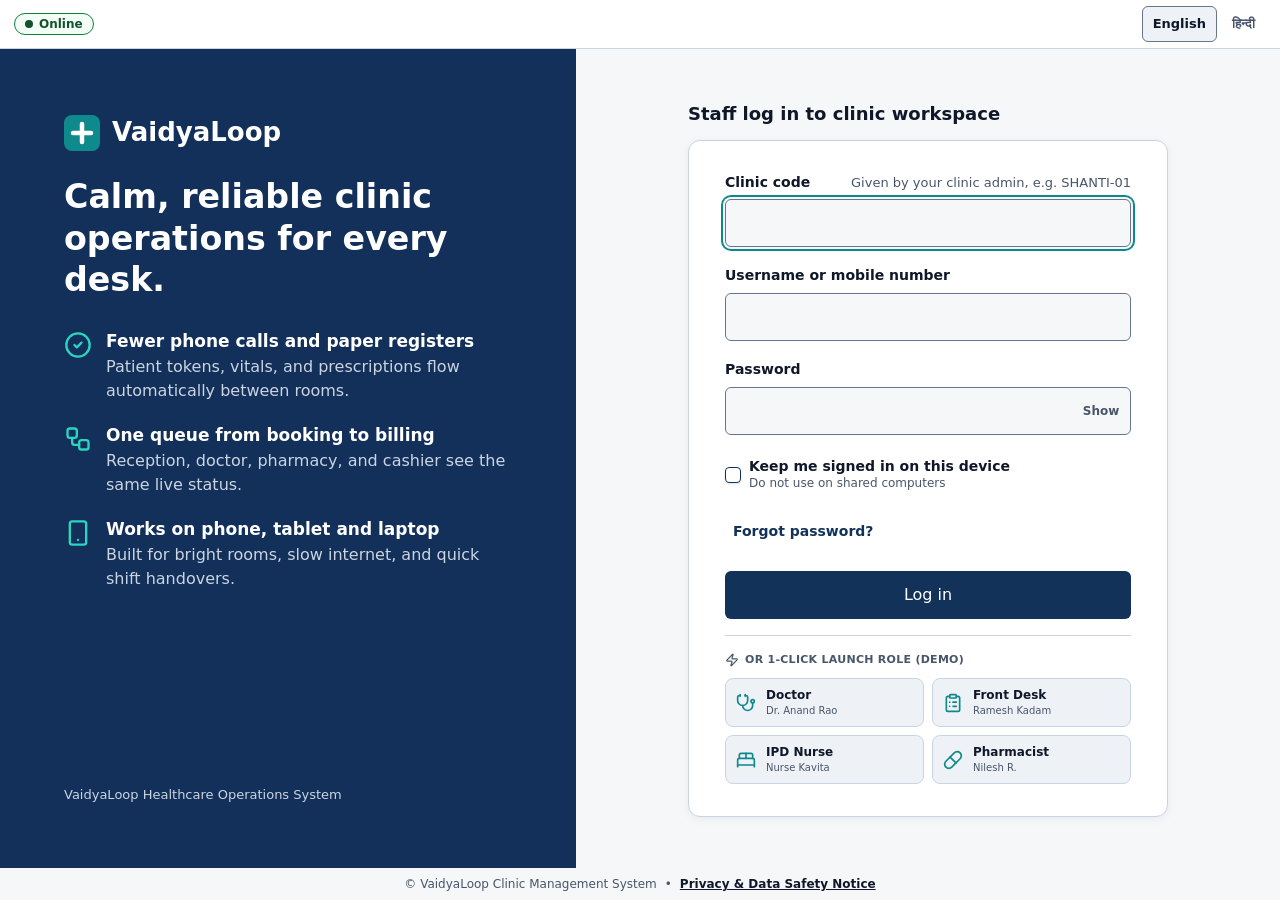
<file: demo/index.html>
<!doctype html>
<html lang="en">
  <head>
    <meta charset="UTF-8" />
    <link rel="icon" type="image/svg+xml" href="/demo/favicon.svg" />
    <meta name="viewport" content="width=device-width, initial-scale=1.0" />
    <title>VaidyaLoop — Live Demo</title>
    <script type="module" crossorigin src="/demo/assets/index-CEwY-HEY.js"></script>
    <link rel="stylesheet" crossorigin href="/demo/assets/index-DQj5WOHC.css">
  <link rel="manifest" href="/demo/manifest.webmanifest"><script id="vite-plugin-pwa:register-sw" src="/demo/registerSW.js"></script></head>
  <body>
    <div id="root"></div>
  </body>
</html>
</file>
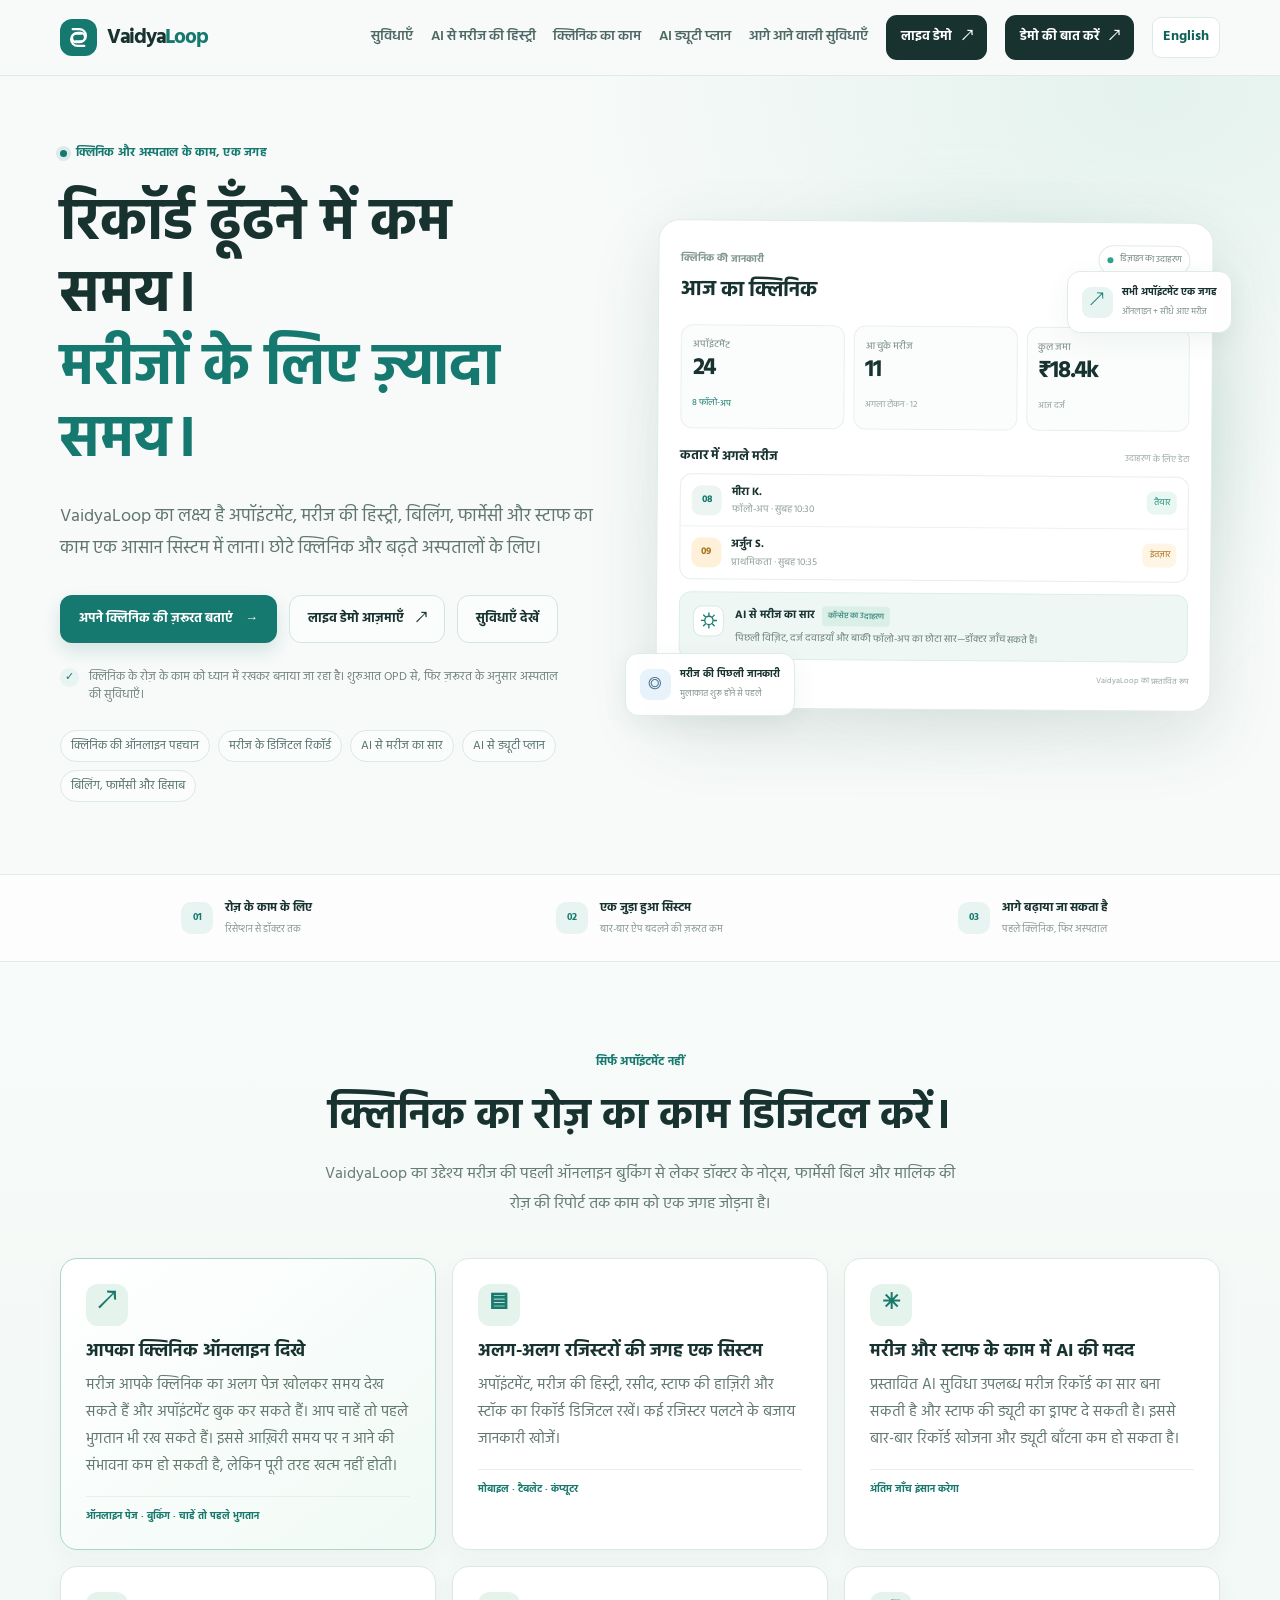
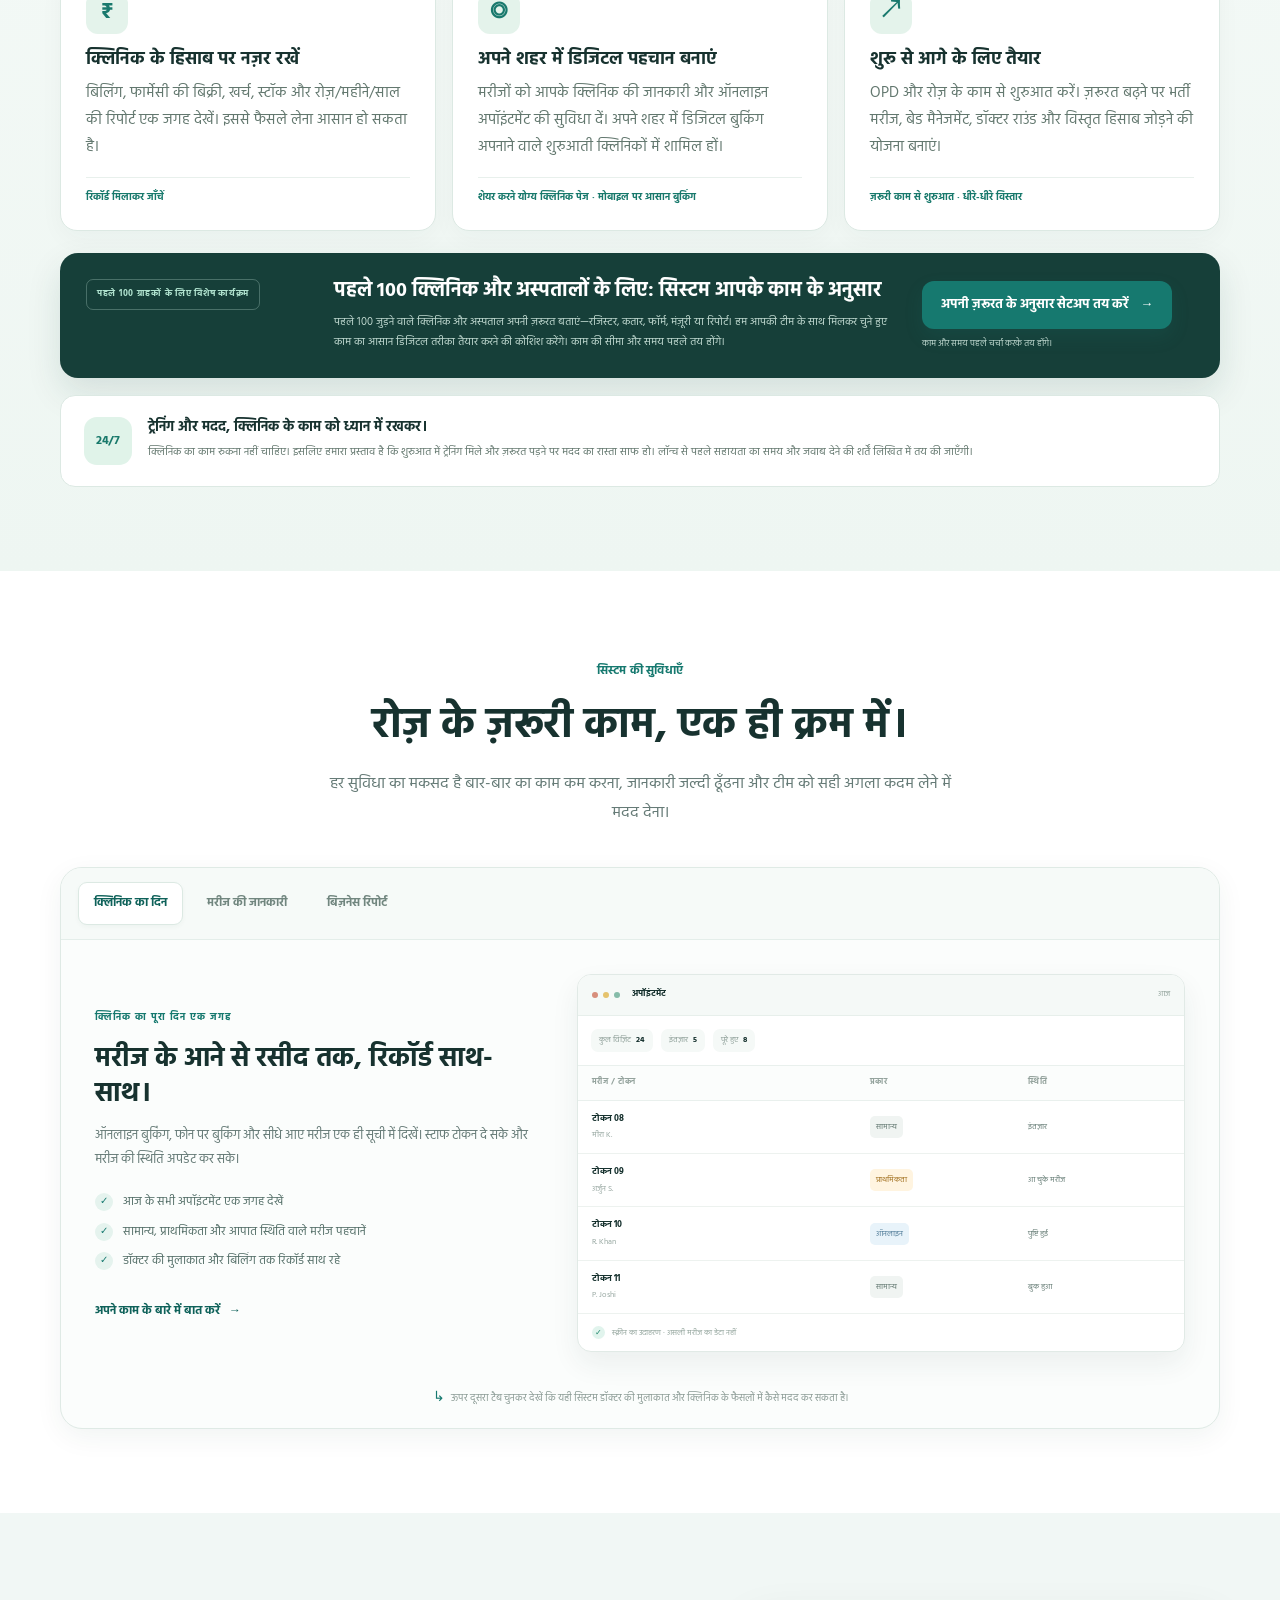
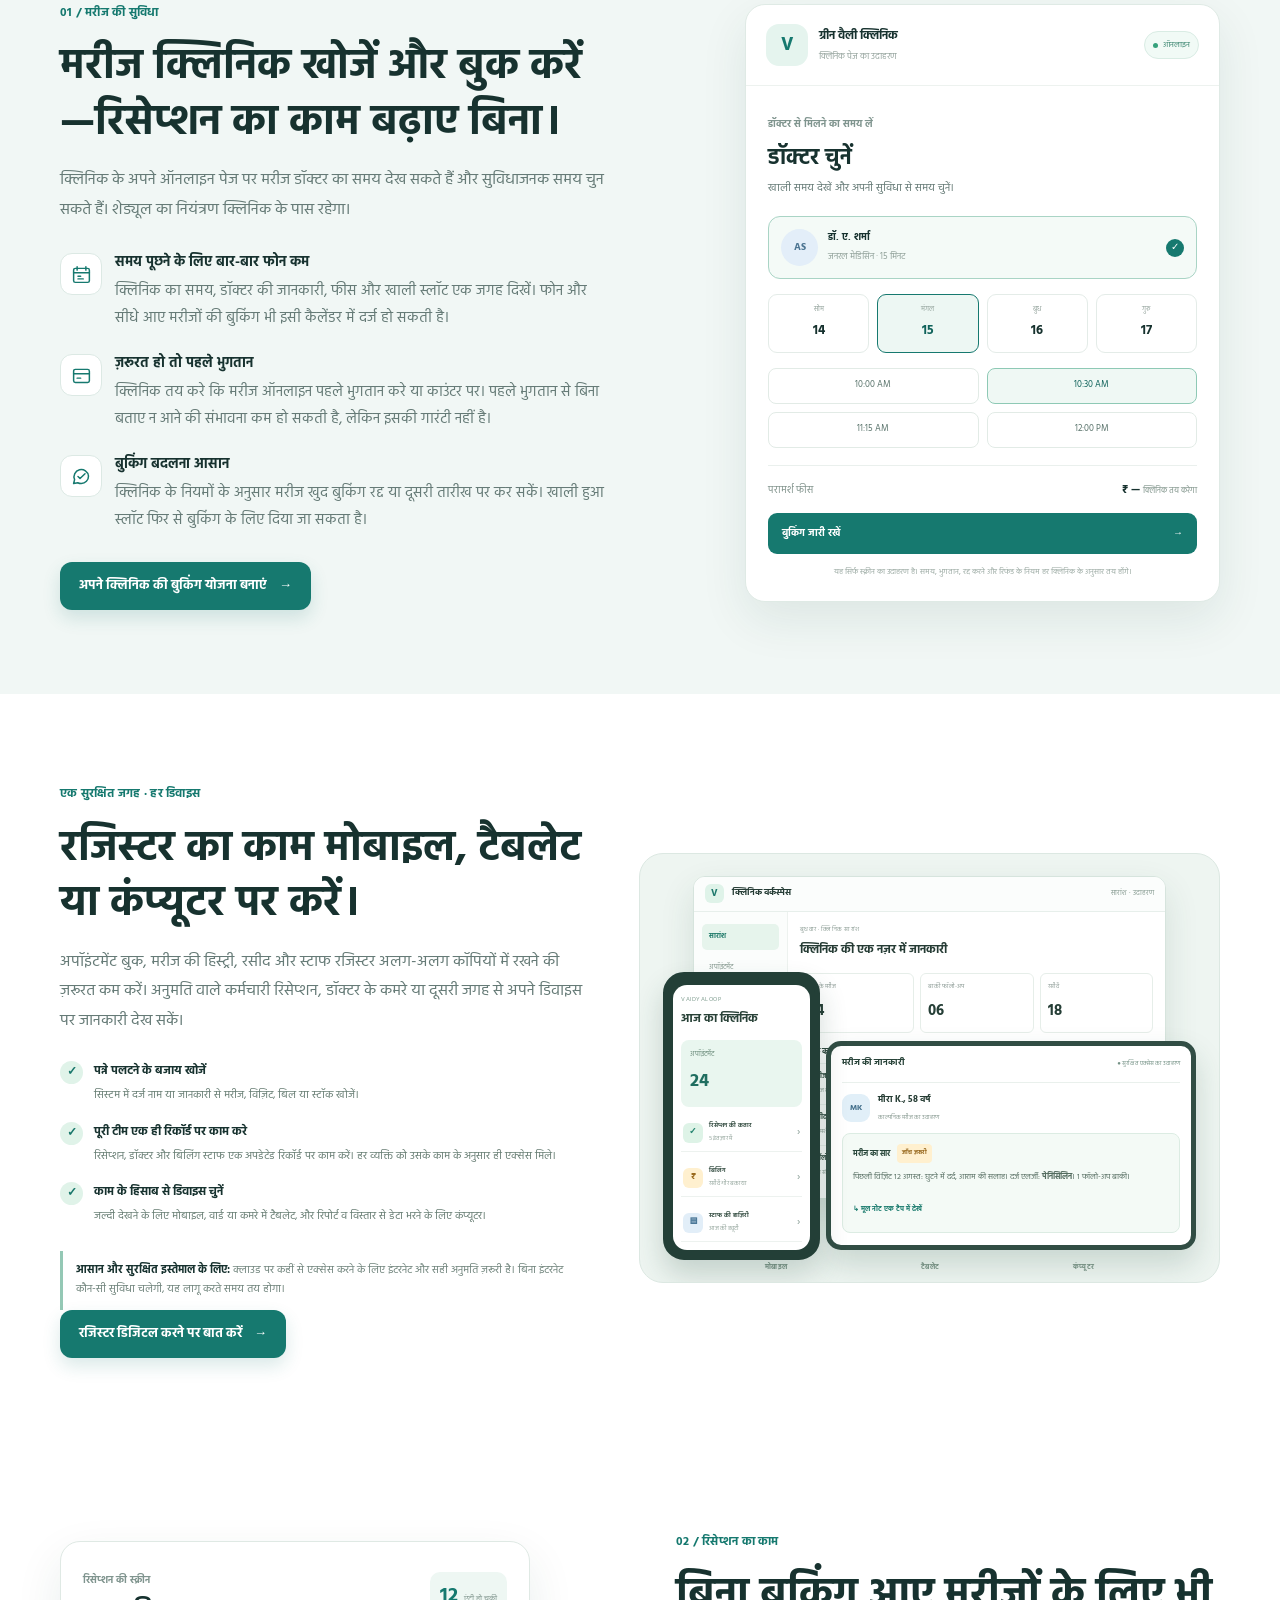
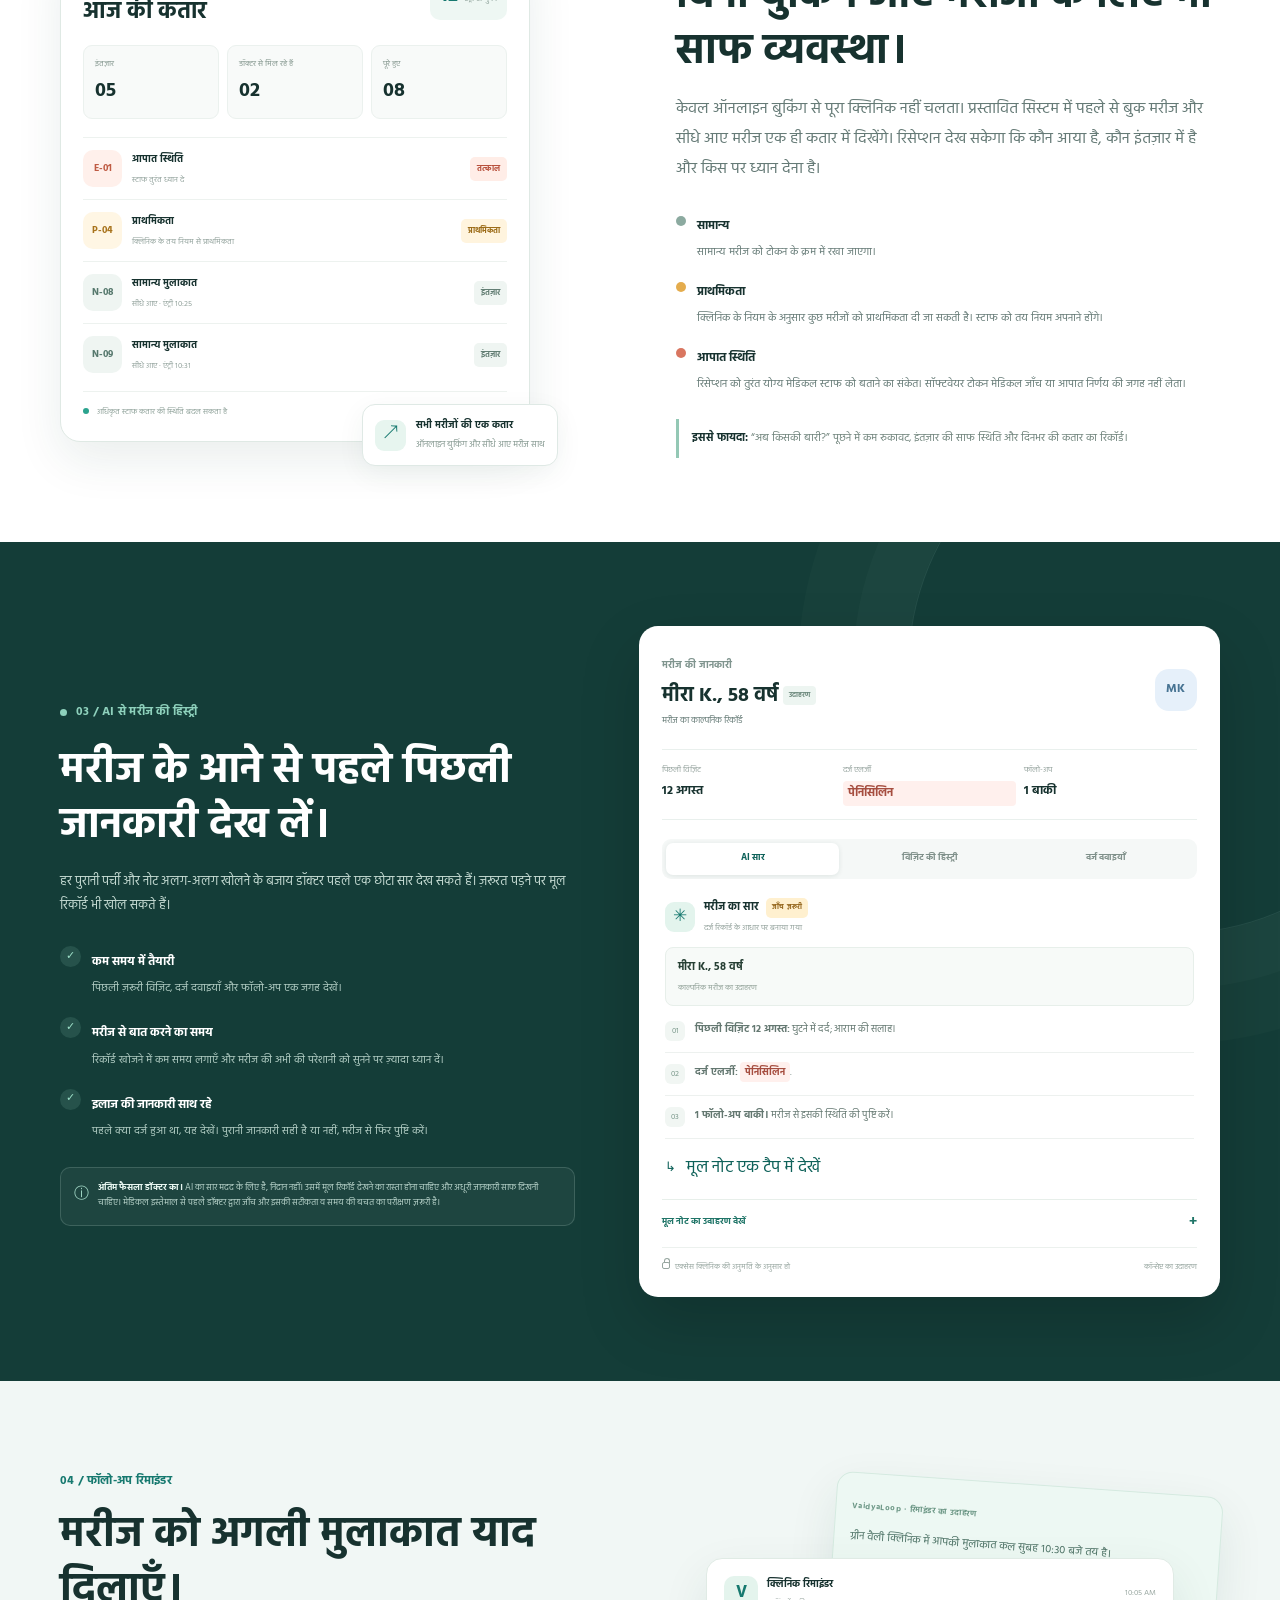
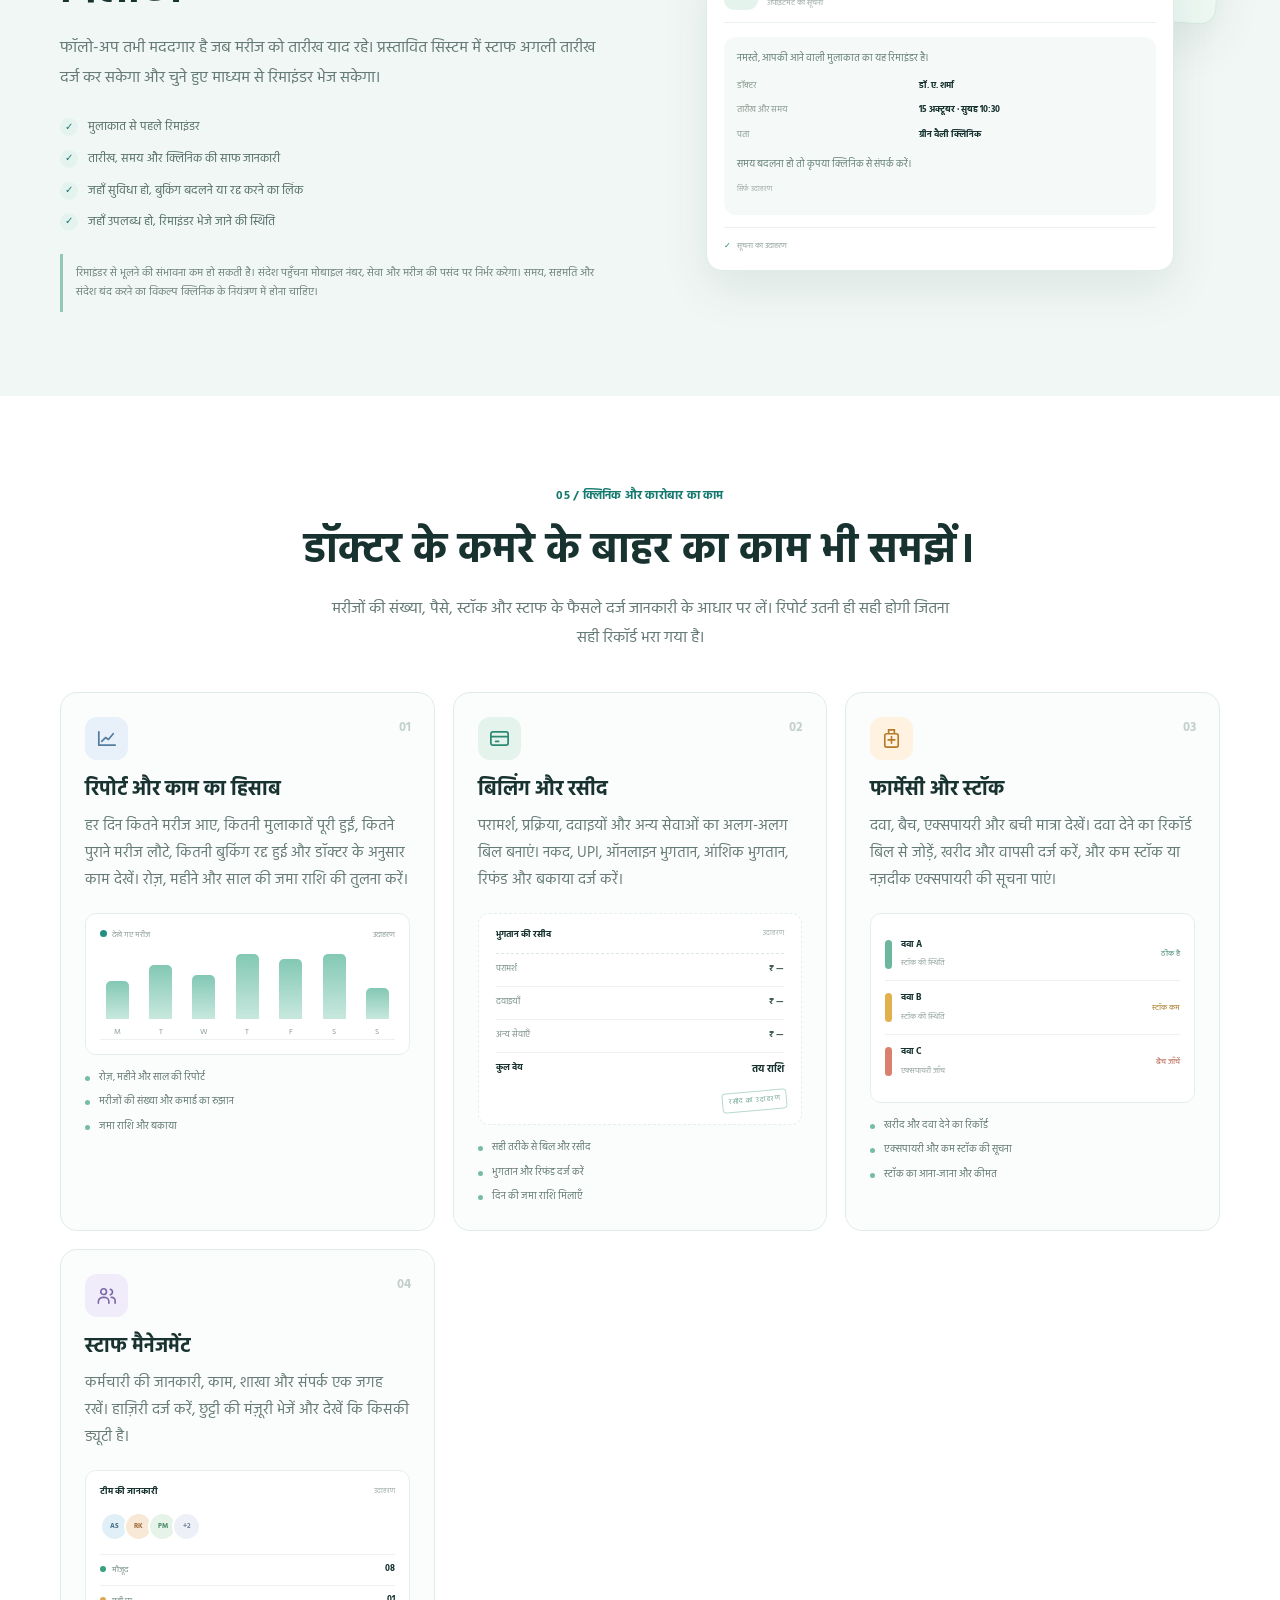
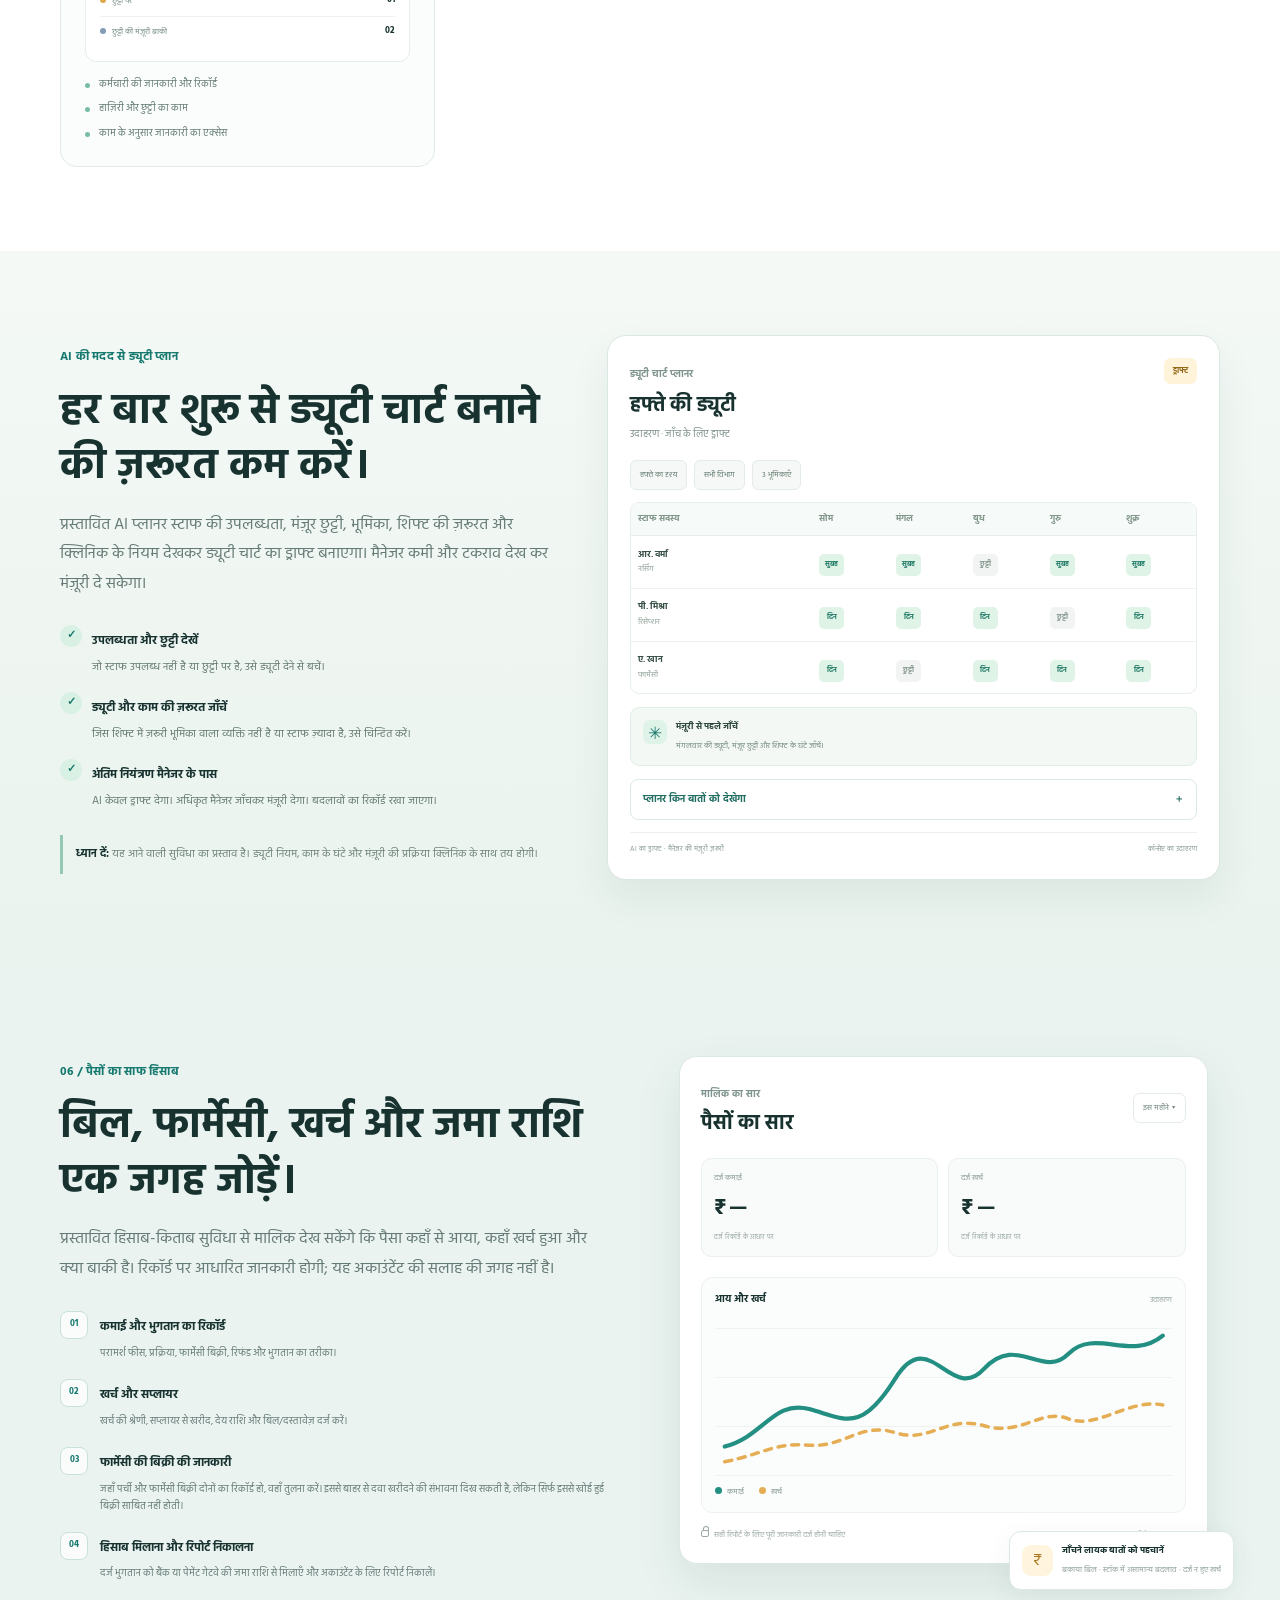
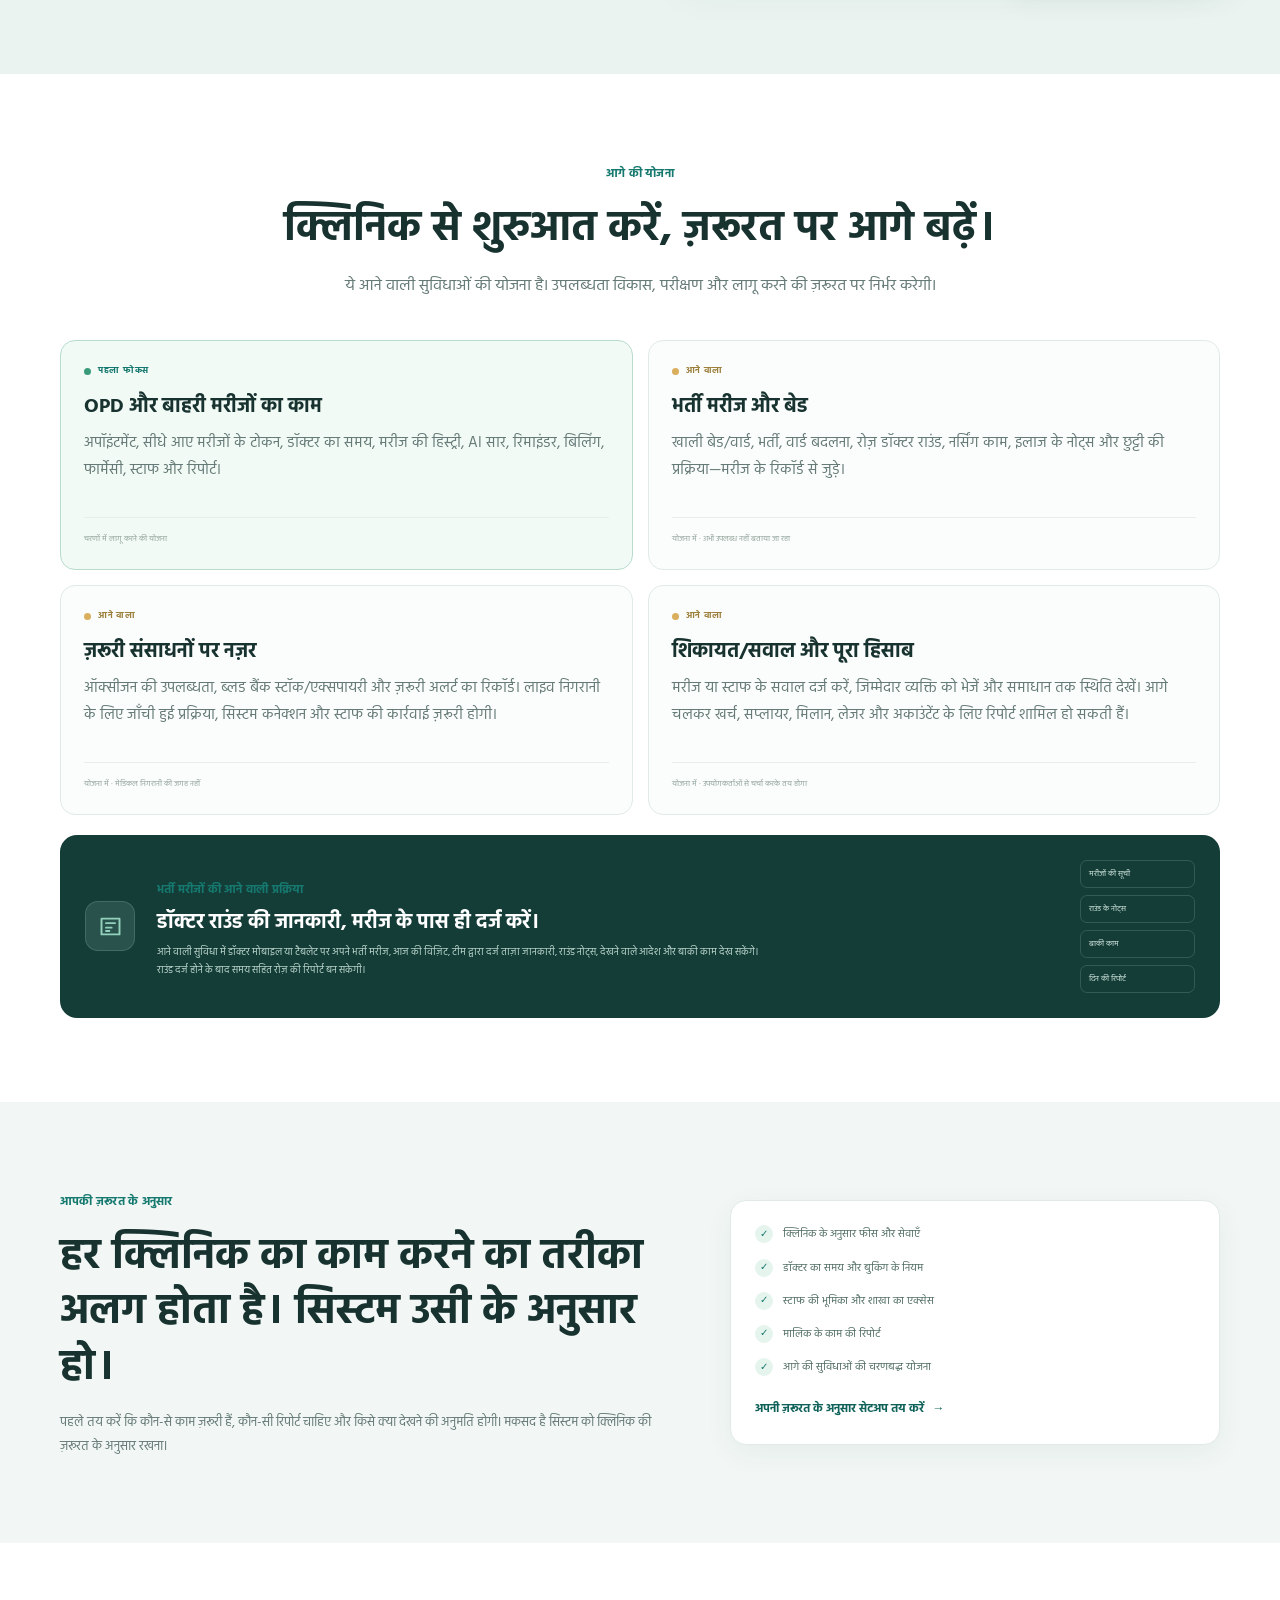
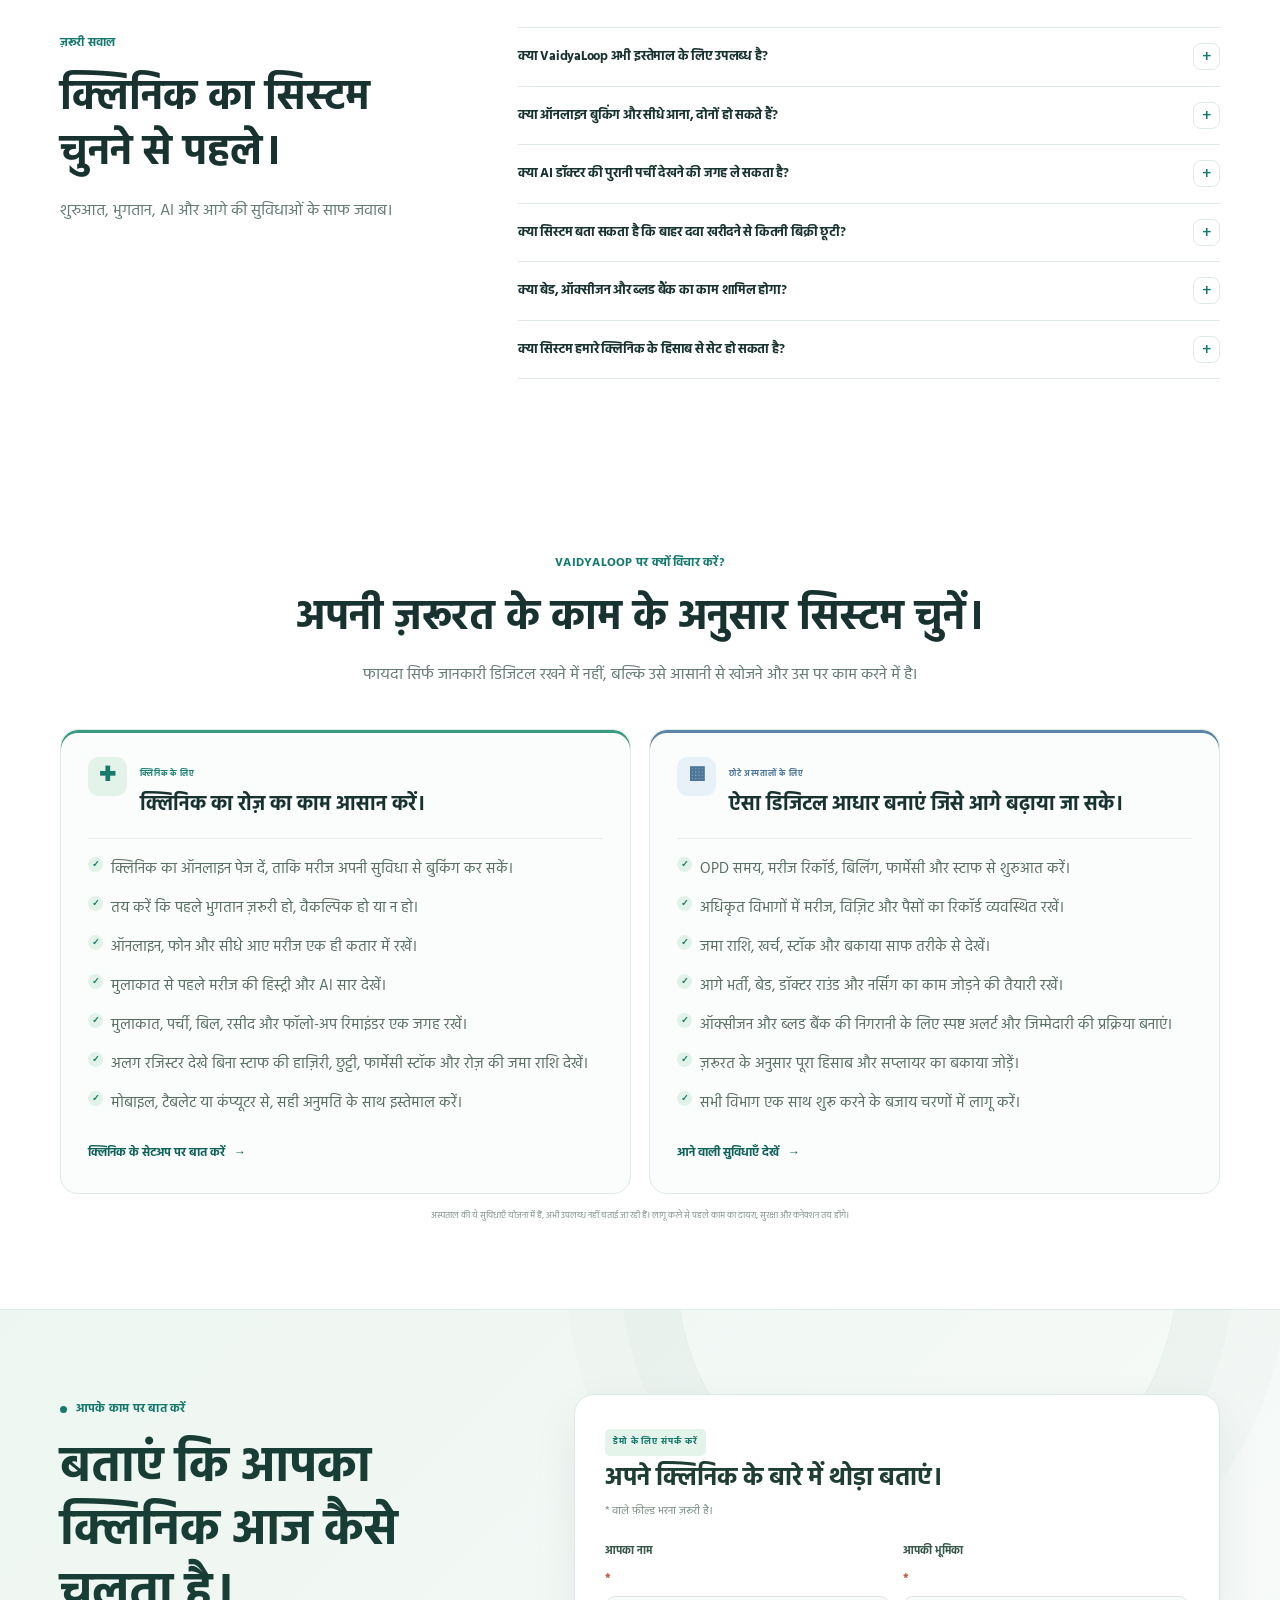
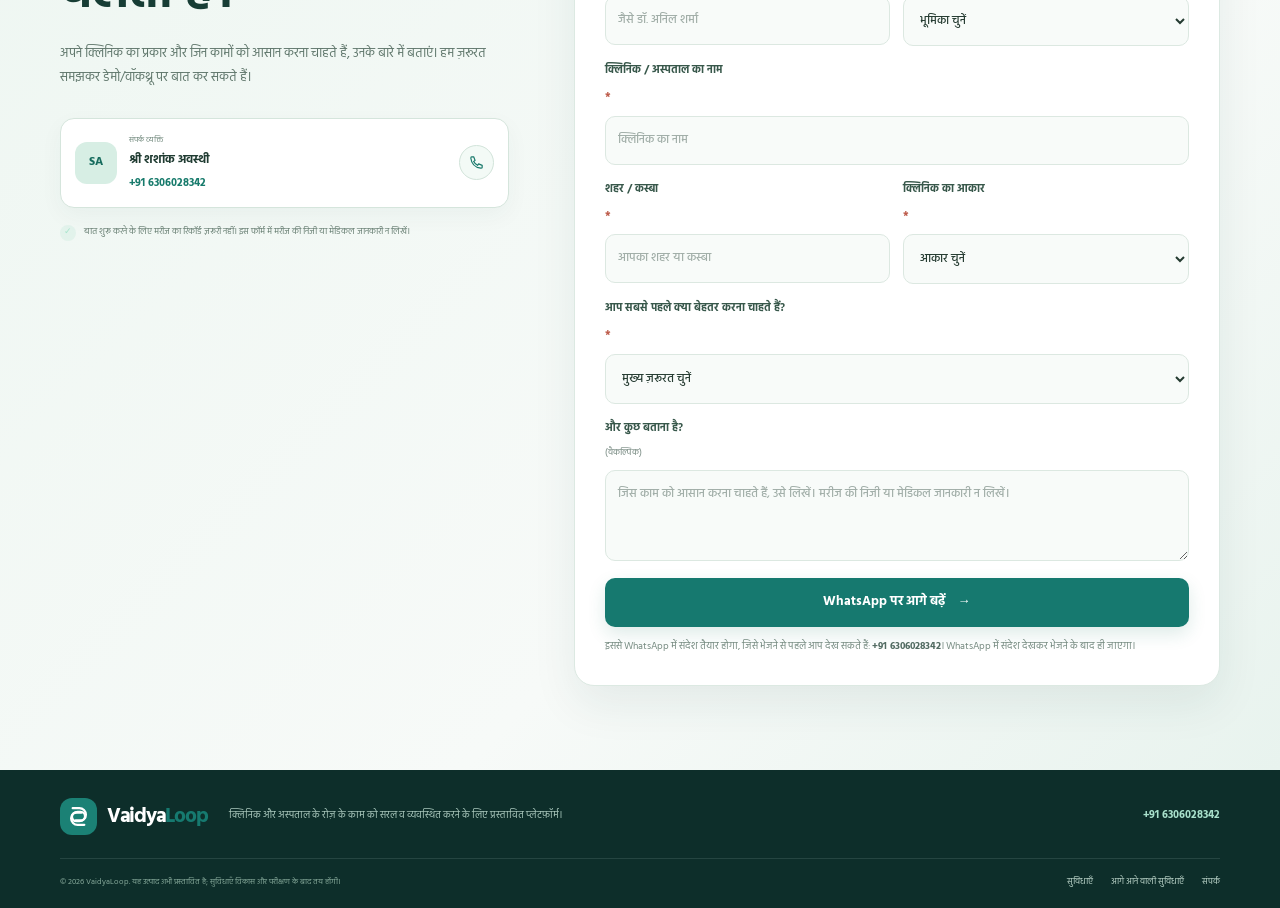
<file: index-hi.html>
<!DOCTYPE html>

<html lang="hi">
<head>
<meta charset="utf-8"/>
<meta content="width=device-width, initial-scale=1" name="viewport"/>
<meta content="#f7faf9" name="theme-color"/>
<meta content="VaidyaLoop: क्लिनिक और अस्पताल के लिए अपॉइंटमेंट, मरीज की हिस्ट्री, AI सार, बिलिंग, फार्मेसी, स्टाफ और रिपोर्ट एक जगह।" name="description"/>
<title>VaidyaLoop — क्लिनिक का काम, अब एक जगह</title>
<link href="https://fonts.googleapis.com" rel="preconnect"/>
<link crossorigin="" href="https://fonts.gstatic.com" rel="preconnect"/>
<link href="https://fonts.googleapis.com/css2?family=DM+Sans:wght@400;500;600;700&amp;family=Manrope:wght@400;500;600;700;800&amp;display=swap" rel="stylesheet"/>
<link href="styles.css" rel="stylesheet"/>
<script defer="" src="script-hi.js"></script>
<link href="styles-hi.css" rel="stylesheet"/><link href="index.html" hreflang="en" rel="alternate"/></head>
<body>
<a class="skip-link" href="#main">मुख्य सामग्री पर जाएँ</a>
<header class="site-header" id="top">
<div class="container nav-wrap">
<a aria-label="VaidyaLoop मुख्य पेज" class="brand" href="#top">
<span aria-hidden="true" class="brand-mark">
<svg fill="none" viewbox="0 0 40 40"><path d="M12 8.5h9.2a9 9 0 0 1 0 18H17a6 6 0 0 1 0-12h7" stroke="currentColor" stroke-linecap="round" stroke-width="3.1"></path><path d="M28 31.5h-9.2a9 9 0 0 1 0-18H23a6 6 0 0 1 0 12h-7" stroke="currentColor" stroke-linecap="round" stroke-width="3.1"></path></svg>
</span>
<span class="brand-name">Vaidya<span>Loop</span></span>
</a>
<button aria-controls="primary-nav" aria-expanded="false" aria-label="मेन्यू खोलें" class="menu-toggle" type="button">
<span></span><span></span><span></span>
</button>
<nav aria-label="मुख्य मेन्यू" class="primary-nav" id="primary-nav">
<a href="#platform">सुविधाएँ</a>
<a href="#ai-history">AI से मरीज की हिस्ट्री</a>
<a href="#operations">क्लिनिक का काम</a>
<a href="#roster-planner">AI ड्यूटी प्लान</a>
<a href="#roadmap">आगे आने वाली सुविधाएँ</a>
<a class="nav-cta" href="demo/" target="_blank" rel="noopener">लाइव डेमो <span aria-hidden="true">↗</span></a>
<a class="nav-cta" href="#contact">डेमो की बात करें <span aria-hidden="true">↗</span></a>
<a aria-label="अंग्रेज़ी संस्करण देखें" class="language-switch" href="index.html" lang="en">English</a></nav>
</div>
</header>
<main id="main">
<section class="hero section-pad">
<div class="container hero-grid">
<div class="hero-copy">
<div class="eyebrow"><span class="eyebrow-dot"></span> क्लिनिक और अस्पताल के काम, एक जगह</div>
<h1>रिकॉर्ड ढूँढने में कम समय।<br/><span>मरीजों के लिए ज़्यादा समय।</span></h1>
<p class="hero-lead">VaidyaLoop का लक्ष्य है अपॉइंटमेंट, मरीज की हिस्ट्री, बिलिंग, फार्मेसी और स्टाफ का काम एक आसान सिस्टम में लाना। छोटे क्लिनिक और बढ़ते अस्पतालों के लिए।</p>
<div class="hero-actions">
<a class="btn btn-primary" href="#contact">अपने क्लिनिक की ज़रूरत बताएं <span aria-hidden="true">→</span></a>
<a class="btn btn-secondary" href="demo/" target="_blank" rel="noopener">लाइव डेमो आज़माएँ <span aria-hidden="true">↗</span></a>
<a class="btn btn-secondary" href="#platform">सुविधाएँ देखें</a>
</div>
<div class="hero-note"><span aria-hidden="true" class="note-icon">✓</span><span>क्लिनिक के रोज़ के काम को ध्यान में रखकर बनाया जा रहा है। शुरुआत OPD से, फिर ज़रूरत के अनुसार अस्पताल की सुविधाएँ।</span></div>
<div aria-label="सिस्टम की मुख्य सुविधाएँ" class="hero-tags">
<span>क्लिनिक की ऑनलाइन पहचान</span><span>मरीज के डिजिटल रिकॉर्ड</span><span>AI से मरीज का सार</span><span>AI से ड्यूटी प्लान</span><span>बिलिंग, फार्मेसी और हिसाब</span>
</div>
</div>
<div aria-label="VaidyaLoop डैशबोर्ड का उदाहरण" class="hero-visual">
<div class="visual-glow"></div>
<div class="dashboard-card">
<div class="dash-top">
<div><span class="dash-kicker">क्लिनिक की जानकारी</span><h2>आज का क्लिनिक</h2></div>
<div class="date-pill"><span class="status-dot"></span> डिज़ाइन का उदाहरण</div>
</div>
<div class="stat-grid">
<div class="stat-box"><span>अपॉइंटमेंट</span><strong>24</strong><small class="positive">8 फॉलो-अप</small></div>
<div class="stat-box"><span>आ चुके मरीज</span><strong>11</strong><small>अगला टोकन · 12</small></div>
<div class="stat-box"><span>कुल जमा</span><strong>₹18.4k</strong><small>आज दर्ज</small></div>
</div>
<div class="dash-section-head"><h3>कतार में अगले मरीज</h3><span class="muted-small">उदाहरण के लिए डेटा</span></div>
<div class="queue-list">
<div class="queue-row"><span class="queue-token">08</span><div class="queue-person"><strong>मीरा K.</strong><small>फॉलो-अप · सुबह 10:30</small></div><span class="queue-status status-ready">तैयार</span></div>
<div class="queue-row"><span class="queue-token priority-token">09</span><div class="queue-person"><strong>अर्जुन S.</strong><small>प्राथमिकता · सुबह 10:35</small></div><span class="queue-status status-wait">इंतज़ार</span></div>
</div>
<div class="ai-preview">
<div aria-hidden="true" class="ai-preview-icon"><svg fill="none" viewbox="0 0 24 24"><path d="M12 3v3m0 12v3M3 12h3m12 0h3M5.6 5.6l2.1 2.1m8.6 8.6 2.1 2.1m0-12.8-2.1 2.1m-8.6 8.6-2.1 2.1" stroke="currentColor" stroke-linecap="round" stroke-width="1.6"></path><circle cx="12" cy="12" r="5" stroke="currentColor" stroke-width="1.6"></circle></svg></div>
<div><div class="ai-title">AI से मरीज का सार <span>कॉन्सेप्ट का उदाहरण</span></div><p>पिछली विज़िट, दर्ज दवाइयाँ और बाकी फॉलो-अप का छोटा सार—डॉक्टर जाँच सकते हैं।</p></div>
</div>
<div class="dash-footer"><span><i aria-hidden="true" class="tiny-lock"></i> एक्सेस काम के अनुसार मिले</span><span>VaidyaLoop का प्रस्तावित रूप</span></div>
</div>
<div class="floating-note note-appointments"><span class="floating-icon">↗</span><div><strong>सभी अपॉइंटमेंट एक जगह</strong><small>ऑनलाइन + सीधे आए मरीज</small></div></div>
<div class="floating-note note-history"><span class="floating-icon mint-icon">◎</span><div><strong>मरीज की पिछली जानकारी</strong><small>मुलाकात शुरू होने से पहले</small></div></div>
</div>
</div>
</section>
<section aria-label="सिस्टम के मुख्य सिद्धांत" class="proof-strip">
<div class="container proof-items">
<div><span class="proof-symbol">01</span><span><strong>रोज़ के काम के लिए</strong><small>रिसेप्शन से डॉक्टर तक</small></span></div>
<div><span class="proof-symbol">02</span><span><strong>एक जुड़ा हुआ सिस्टम</strong><small>बार-बार ऐप बदलने की ज़रूरत कम</small></span></div>
<div><span class="proof-symbol">03</span><span><strong>आगे बढ़ाया जा सकता है</strong><small>पहले क्लिनिक, फिर अस्पताल</small></span></div>
</div>
</section>
<section class="section-pad value-overview" id="benefits">
<div class="container">
<div class="section-heading center-heading">
<span class="eyebrow">सिर्फ अपॉइंटमेंट नहीं</span>
<h2>क्लिनिक का रोज़ का काम डिजिटल करें।</h2>
<p>VaidyaLoop का उद्देश्य मरीज की पहली ऑनलाइन बुकिंग से लेकर डॉक्टर के नोट्स, फार्मेसी बिल और मालिक की रोज़ की रिपोर्ट तक काम को एक जगह जोड़ना है।</p>
</div>
<div class="value-grid">
<article class="value-card value-featured"><span class="value-icon">↗</span><h3>आपका क्लिनिक ऑनलाइन दिखे</h3><p>मरीज आपके क्लिनिक का अलग पेज खोलकर समय देख सकते हैं और अपॉइंटमेंट बुक कर सकते हैं। आप चाहें तो पहले भुगतान भी रख सकते हैं। इससे आख़िरी समय पर न आने की संभावना कम हो सकती है, लेकिन पूरी तरह खत्म नहीं होती।</p><span class="value-proof">ऑनलाइन पेज · बुकिंग · चाहें तो पहले भुगतान</span></article>
<article class="value-card"><span class="value-icon">▤</span><h3>अलग-अलग रजिस्टरों की जगह एक सिस्टम</h3><p>अपॉइंटमेंट, मरीज की हिस्ट्री, रसीद, स्टाफ की हाज़िरी और स्टॉक का रिकॉर्ड डिजिटल रखें। कई रजिस्टर पलटने के बजाय जानकारी खोजें।</p><span class="value-proof">मोबाइल · टैबलेट · कंप्यूटर</span></article>
<article class="value-card"><span class="value-icon">✳</span><h3>मरीज और स्टाफ के काम में AI की मदद</h3><p>प्रस्तावित AI सुविधा उपलब्ध मरीज रिकॉर्ड का सार बना सकती है और स्टाफ की ड्यूटी का ड्राफ्ट दे सकती है। इससे बार-बार रिकॉर्ड खोजना और ड्यूटी बाँटना कम हो सकता है।</p><span class="value-proof">अंतिम जाँच इंसान करेगा</span></article>
<article class="value-card"><span class="value-icon">₹</span><h3>क्लिनिक के हिसाब पर नज़र रखें</h3><p>बिलिंग, फार्मेसी की बिक्री, खर्च, स्टॉक और रोज़/महीने/साल की रिपोर्ट एक जगह देखें। इससे फैसले लेना आसान हो सकता है।</p><span class="value-proof">रिकॉर्ड मिलाकर जाँचें</span></article>
<article class="value-card"><span class="value-icon">◎</span><h3>अपने शहर में डिजिटल पहचान बनाएं</h3><p>मरीजों को आपके क्लिनिक की जानकारी और ऑनलाइन अपॉइंटमेंट की सुविधा दें। अपने शहर में डिजिटल बुकिंग अपनाने वाले शुरुआती क्लिनिकों में शामिल हों।</p><span class="value-proof">शेयर करने योग्य क्लिनिक पेज · मोबाइल पर आसान बुकिंग</span></article>
<article class="value-card"><span class="value-icon">↗</span><h3>शुरू से आगे के लिए तैयार</h3><p>OPD और रोज़ के काम से शुरुआत करें। ज़रूरत बढ़ने पर भर्ती मरीज, बेड मैनेजमेंट, डॉक्टर राउंड और विस्तृत हिसाब जोड़ने की योजना बनाएं।</p><span class="value-proof">ज़रूरी काम से शुरुआत · धीरे-धीरे विस्तार</span></article>
</div>
<div class="founding-clinic-banner">
<div class="founding-badge">पहले 100 ग्राहकों के लिए विशेष कार्यक्रम</div>
<div class="founding-copy"><h3>पहले 100 क्लिनिक और अस्पतालों के लिए: सिस्टम आपके काम के अनुसार</h3><p>पहले 100 जुड़ने वाले क्लिनिक और अस्पताल अपनी ज़रूरत बताएं—रजिस्टर, कतार, फॉर्म, मंज़ूरी या रिपोर्ट। हम आपकी टीम के साथ मिलकर चुने हुए काम का आसान डिजिटल तरीका तैयार करने की कोशिश करेंगे। काम की सीमा और समय पहले तय होंगे।</p></div>
<div class="founding-action"><a class="btn btn-primary" href="#contact">अपनी ज़रूरत के अनुसार सेटअप तय करें <span aria-hidden="true">→</span></a><small>काम और समय पहले चर्चा करके तय होंगे।</small></div>
</div>
<div class="support-highlight"><div aria-hidden="true" class="support-icon">24/7</div><div><strong>ट्रेनिंग और मदद, क्लिनिक के काम को ध्यान में रखकर।</strong><p>क्लिनिक का काम रुकना नहीं चाहिए। इसलिए हमारा प्रस्ताव है कि शुरुआत में ट्रेनिंग मिले और ज़रूरत पड़ने पर मदद का रास्ता साफ हो। लॉन्च से पहले सहायता का समय और जवाब देने की शर्तें लिखित में तय की जाएँगी।</p></div></div>
</div>
</section>
<section class="section-pad section-white" id="platform">
<div class="container">
<div class="section-heading center-heading">
<span class="eyebrow">सिस्टम की सुविधाएँ</span>
<h2>रोज़ के ज़रूरी काम, एक ही क्रम में।</h2>
<p>हर सुविधा का मकसद है बार-बार का काम कम करना, जानकारी जल्दी ढूँढना और टीम को सही अगला कदम लेने में मदद देना।</p>
</div>
<div class="interactive-platform">
<div aria-label="सिस्टम के अलग दृश्य देखें" class="platform-tabs" role="tablist">
<button aria-controls="platform-panel" aria-selected="true" class="platform-tab active" data-view="flow" id="tab-flow" role="tab">क्लिनिक का दिन</button>
<button aria-controls="platform-panel" aria-selected="false" class="platform-tab" data-view="patient" id="tab-patient" role="tab">मरीज की जानकारी</button>
<button aria-controls="platform-panel" aria-selected="false" class="platform-tab" data-view="revenue" id="tab-revenue" role="tab">बिज़नेस रिपोर्ट</button>
</div>
<div aria-labelledby="tab-flow" class="platform-panel" id="platform-panel" role="tabpanel" tabindex="0">
<div class="platform-panel-copy">
<span class="panel-label" id="panel-label">क्लिनिक का पूरा दिन एक जगह</span>
<h3 id="panel-title">मरीज के आने से रसीद तक, रिकॉर्ड साथ-साथ।</h3>
<p id="panel-description">ऑनलाइन बुकिंग, फोन पर बुकिंग और सीधे आए मरीज एक ही सूची में दिखें। स्टाफ टोकन दे सके और मरीज की स्थिति अपडेट कर सके।</p>
<ul class="check-list" id="panel-list">
<li><span>✓</span> आज के सभी अपॉइंटमेंट एक जगह देखें</li>
<li><span>✓</span> सामान्य, प्राथमिकता और आपात स्थिति वाले मरीज पहचानें</li>
<li><span>✓</span> डॉक्टर की मुलाकात और बिलिंग तक रिकॉर्ड साथ रहे</li>
</ul>
<a class="text-link" href="#contact">अपने काम के बारे में बात करें <span aria-hidden="true">→</span></a>
</div>
<div class="panel-visual" id="panel-visual">
<div class="mini-window">
<div class="mini-window-bar"><span></span><span></span><span></span><strong>अपॉइंटमेंट</strong><small>आज</small></div>
<div class="mini-toolbar"><span>कुल विज़िट <b>24</b></span><span>इंतज़ार <b>5</b></span><span>पूरे हुए <b>8</b></span></div>
<div class="mini-table-head"><span>मरीज / टोकन</span><span>प्रकार</span><span>स्थिति</span></div>
<div class="mini-table-row"><span><b>टोकन 08</b><small>मीरा K.</small></span><em class="tag-normal">सामान्य</em><span class="mini-status">इंतज़ार</span></div>
<div class="mini-table-row"><span><b>टोकन 09</b><small>अर्जुन S.</small></span><em class="tag-priority">प्राथमिकता</em><span class="mini-status">आ चुके मरीज</span></div>
<div class="mini-table-row"><span><b>टोकन 10</b><small>R. Khan</small></span><em class="tag-online">ऑनलाइन</em><span class="mini-status">पुष्टि हुई</span></div>
<div class="mini-table-row"><span><b>टोकन 11</b><small>P. Joshi</small></span><em class="tag-normal">सामान्य</em><span class="mini-status">बुक हुआ</span></div>
<div class="mini-window-foot"><span class="tiny-check">✓</span> स्क्रीन का उदाहरण · असली मरीज का डेटा नहीं</div>
</div>
</div>
</div>
<p class="interaction-hint"><span aria-hidden="true">↳</span> ऊपर दूसरा टैब चुनकर देखें कि यही सिस्टम डॉक्टर की मुलाकात और क्लिनिक के फैसलों में कैसे मदद कर सकता है।</p>
</div>
</div>
</section>
<section class="section-pad section-soft" id="appointments">
<div class="container split-section">
<div class="section-copy">
<span class="eyebrow">01 / मरीज की सुविधा</span>
<h2>मरीज क्लिनिक खोजें और बुक करें—रिसेप्शन का काम बढ़ाए बिना।</h2>
<p class="section-intro">क्लिनिक के अपने ऑनलाइन पेज पर मरीज डॉक्टर का समय देख सकते हैं और सुविधाजनक समय चुन सकते हैं। शेड्यूल का नियंत्रण क्लिनिक के पास रहेगा।</p>
<div class="benefit-list">
<article class="benefit-item"><span class="benefit-icon"><svg fill="none" viewbox="0 0 24 24"><rect height="16" rx="2" stroke="currentColor" stroke-width="1.7" width="18" x="3" y="5"></rect><path d="M7 3v4m10-4v4M3 10h18M8 14h3m-3 3h6" stroke="currentColor" stroke-linecap="round" stroke-width="1.7"></path></svg></span><div><h3>समय पूछने के लिए बार-बार फोन कम</h3><p>क्लिनिक का समय, डॉक्टर की जानकारी, फीस और खाली स्लॉट एक जगह दिखें। फोन और सीधे आए मरीजों की बुकिंग भी इसी कैलेंडर में दर्ज हो सकती है।</p></div></article>
<article class="benefit-item"><span class="benefit-icon"><svg fill="none" viewbox="0 0 24 24"><rect height="15" rx="2" stroke="currentColor" stroke-width="1.7" width="18" x="3" y="5"></rect><path d="M3 10h18M7 15h4" stroke="currentColor" stroke-linecap="round" stroke-width="1.7"></path></svg></span><div><h3>ज़रूरत हो तो पहले भुगतान</h3><p>क्लिनिक तय करे कि मरीज ऑनलाइन पहले भुगतान करे या काउंटर पर। पहले भुगतान से बिना बताए न आने की संभावना कम हो सकती है, लेकिन इसकी गारंटी नहीं है।</p></div></article>
<article class="benefit-item"><span class="benefit-icon"><svg fill="none" viewbox="0 0 24 24"><path d="M20 11.5A8.3 8.3 0 0 1 11.7 20a8.8 8.8 0 0 1-4-.9L3 20l1.1-4.4A8.3 8.3 0 1 1 20 11.5Z" stroke="currentColor" stroke-linejoin="round" stroke-width="1.7"></path><path d="m8 12 2.3 2.2L16 8.8" stroke="currentColor" stroke-linecap="round" stroke-linejoin="round" stroke-width="1.7"></path></svg></span><div><h3>बुकिंग बदलना आसान</h3><p>क्लिनिक के नियमों के अनुसार मरीज खुद बुकिंग रद्द या दूसरी तारीख पर कर सकें। खाली हुआ स्लॉट फिर से बुकिंग के लिए दिया जा सकता है।</p></div></article>
</div>
<a class="btn btn-primary" href="#contact">अपने क्लिनिक की बुकिंग योजना बनाएं <span aria-hidden="true">→</span></a>
</div>
<div aria-label="ऑनलाइन बुकिंग का उदाहरण" class="booking-demo-card">
<div class="booking-demo-top"><div class="clinic-avatar">V</div><div><strong>ग्रीन वैली क्लिनिक</strong><small>क्लिनिक पेज का उदाहरण</small></div><span class="online-pill"><i></i> ऑनलाइन</span></div>
<div class="booking-demo-body"><span class="mini-label">डॉक्टर से मिलने का समय लें</span><h3>डॉक्टर चुनें</h3><p>खाली समय देखें और अपनी सुविधा से समय चुनें।</p>
<div class="doctor-choice selected"><span class="doctor-avatar avatar-one">AS</span><span class="doctor-detail"><strong>डॉ. ए. शर्मा</strong><small>जनरल मेडिसिन · 15 मिनट</small></span><span class="radio-check">✓</span></div>
<div class="date-selector"><span><small>सोम</small><b>14</b></span><span class="selected-day"><small>मंगल</small><b>15</b></span><span><small>बुध</small><b>16</b></span><span><small>गुरु</small><b>17</b></span></div>
<div class="slot-grid"><button class="slot-choice" type="button">10:00 AM</button><button class="slot-choice selected" type="button">10:30 AM</button><button class="slot-choice" type="button">11:15 AM</button><button class="slot-choice" type="button">12:00 PM</button></div>
<div class="booking-summary"><span>परामर्श फीस</span><strong>₹ — <small>क्लिनिक तय करेगा</small></strong></div>
<div class="demo-book-btn">बुकिंग जारी रखें <span>→</span></div>
<p class="micro-note">यह सिर्फ स्क्रीन का उदाहरण है। समय, भुगतान, रद्द करने और रिफंड के नियम हर क्लिनिक के अनुसार तय होंगे।</p>
</div>
</div>
</div>
</section>
<section class="section-pad device-section" id="digital-register">
<div class="container device-layout">
<div class="section-copy device-copy">
<span class="eyebrow">एक सुरक्षित जगह · हर डिवाइस</span>
<h2>रजिस्टर का काम मोबाइल, टैबलेट या कंप्यूटर पर करें।</h2>
<p class="section-intro">अपॉइंटमेंट बुक, मरीज की हिस्ट्री, रसीद और स्टाफ रजिस्टर अलग-अलग कॉपियों में रखने की ज़रूरत कम करें। अनुमति वाले कर्मचारी रिसेप्शन, डॉक्टर के कमरे या दूसरी जगह से अपने डिवाइस पर जानकारी देख सकें।</p>
<div class="device-benefits">
<div><span>✓</span><div><strong>पन्ने पलटने के बजाय खोजें</strong><p>सिस्टम में दर्ज नाम या जानकारी से मरीज, विज़िट, बिल या स्टॉक खोजें।</p></div></div>
<div><span>✓</span><div><strong>पूरी टीम एक ही रिकॉर्ड पर काम करे</strong><p>रिसेप्शन, डॉक्टर और बिलिंग स्टाफ एक अपडेटेड रिकॉर्ड पर काम करें। हर व्यक्ति को उसके काम के अनुसार ही एक्सेस मिले।</p></div></div>
<div><span>✓</span><div><strong>काम के हिसाब से डिवाइस चुनें</strong><p>जल्दी देखने के लिए मोबाइल, वार्ड या कमरे में टैबलेट, और रिपोर्ट व विस्तार से डेटा भरने के लिए कंप्यूटर।</p></div></div>
</div>
<p class="inline-note"><strong>आसान और सुरक्षित इस्तेमाल के लिए:</strong> क्लाउड पर कहीं से एक्सेस करने के लिए इंटरनेट और सही अनुमति ज़रूरी है। बिना इंटरनेट कौन-सी सुविधा चलेगी, यह लागू करते समय तय होगा।</p>
<a class="btn btn-primary" href="#contact">रजिस्टर डिजिटल करने पर बात करें <span aria-hidden="true">→</span></a>
</div>
<div aria-label="कंप्यूटर, टैबलेट और मोबाइल पर VaidyaLoop का उदाहरण" class="device-showcase">
<div class="device-desktop">
<div class="device-topbar"><span class="device-logo-dot">V</span><strong>क्लिनिक वर्कस्पेस</strong><small>सारांश · उदाहरण</small></div>
<div class="device-desktop-body"><aside><span class="side-active">सारांश</span><span>अपॉइंटमेंट</span><span>मरीज</span><span>बिलिंग</span><span>स्टाफ</span></aside><div class="device-screen-main"><div class="device-greeting"><small>बुधवार · क्लिनिक सारांश</small><b>क्लिनिक की एक नज़र में जानकारी</b></div><div class="device-kpis"><div><small>आज के मरीज</small><strong>24</strong></div><div><small>बाकी फॉलो-अप</small><strong>06</strong></div><div><small>रसीदें</small><strong>18</strong></div></div><div class="device-list-head"><b>हाल के काम</b><small>उदाहरण रिकॉर्ड</small></div><div class="device-list-row"><i></i><span><b>मरीज की एंट्री हुई</b><small>मरीज का रिकॉर्ड अपडेट हुआ</small></span><em>आज</em></div><div class="device-list-row"><i></i><span><b>रसीद बनी</b><small>परामर्श का बिल</small></span><em>आज</em></div><div class="device-list-row"><i></i><span><b>फॉलो-अप रिमाइंडर बाकी</b><small>तय संदेश देखें</small></span><em>बाकी</em></div></div></div>
</div>
<div class="device-tablet"><div class="device-tablet-bar"><strong>मरीज की जानकारी</strong><span>● सुरक्षित एक्सेस का उदाहरण</span></div><div class="device-tablet-patient"><span class="device-avatar">MK</span><div><b>मीरा K., 58 वर्ष</b><small>काल्पनिक मरीज का उदाहरण</small></div></div><div class="device-tablet-summary"><b>मरीज का सार <em>जाँच ज़रूरी</em></b><p>पिछली विज़िट 12 अगस्त: घुटने में दर्द, आराम की सलाह। दर्ज एलर्जी: <strong>पेनिसिलिन</strong>। 1 फॉलो-अप बाकी।</p><small>↳ मूल नोट एक टैप में देखें</small></div></div>
<div class="device-phone"><div class="phone-speaker"></div><div class="phone-screen"><div class="phone-greeting"><small>VAIDYALOOP</small><b>आज का क्लिनिक</b></div><div class="phone-kpi"><span>अपॉइंटमेंट</span><strong>24</strong></div><div class="phone-row"><span class="phone-row-icon">✓</span><div><b>रिसेप्शन की कतार</b><small>5 इंतज़ार में</small></div><span>›</span></div><div class="phone-row"><span class="phone-row-icon mint">₹</span><div><b>बिलिंग</b><small>रसीदें और बकाया</small></div><span>›</span></div><div class="phone-row"><span class="phone-row-icon blue">▤</span><div><b>स्टाफ की हाज़िरी</b><small>आज की ड्यूटी</small></div><span>›</span></div></div></div>
<div class="device-caption"><span>मोबाइल</span><span>टैबलेट</span><span>कंप्यूटर</span></div>
</div>
</div>
</section>
<section class="section-pad section-white" id="walk-ins">
<div class="container split-section reverse-mobile">
<div class="queue-visual-wrap">
<div class="queue-board">
<div class="queue-board-head"><div><span class="mini-label">रिसेप्शन की स्क्रीन</span><h3>आज की कतार</h3></div><div class="queue-count"><strong>12</strong><small>एंट्री हो चुकी</small></div></div>
<div class="queue-metrics"><div><span>इंतज़ार</span><strong>05</strong></div><div><span>डॉक्टर से मिल रहे हैं</span><strong>02</strong></div><div><span>पूरे हुए</span><strong>08</strong></div></div>
<div class="queue-ticket ticket-emergency"><div class="ticket-number">E-01</div><div class="ticket-main"><strong>आपात स्थिति</strong><small>स्टाफ तुरंत ध्यान दे</small></div><span class="ticket-label emergency-label">तत्काल</span></div>
<div class="queue-ticket ticket-priority"><div class="ticket-number">P-04</div><div class="ticket-main"><strong>प्राथमिकता</strong><small>क्लिनिक के तय नियम से प्राथमिकता</small></div><span class="ticket-label priority-label">प्राथमिकता</span></div>
<div class="queue-ticket"><div class="ticket-number">N-08</div><div class="ticket-main"><strong>सामान्य मुलाकात</strong><small>सीधे आए · एंट्री 10:25</small></div><span class="ticket-label normal-label">इंतज़ार</span></div>
<div class="queue-ticket"><div class="ticket-number">N-09</div><div class="ticket-main"><strong>सामान्य मुलाकात</strong><small>सीधे आए · एंट्री 10:31</small></div><span class="ticket-label normal-label">इंतज़ार</span></div>
<div class="queue-board-foot"><span class="status-dot"></span> अधिकृत स्टाफ कतार की स्थिति बदल सकता है</div>
</div>
<div class="queue-callout"><span class="callout-icon">↗</span><span><strong>सभी मरीजों की एक कतार</strong><small>ऑनलाइन बुकिंग और सीधे आए मरीज साथ</small></span></div>
</div>
<div class="section-copy">
<span class="eyebrow">02 / रिसेप्शन का काम</span>
<h2>बिना बुकिंग आए मरीजों के लिए भी साफ व्यवस्था।</h2>
<p class="section-intro">केवल ऑनलाइन बुकिंग से पूरा क्लिनिक नहीं चलता। प्रस्तावित सिस्टम में पहले से बुक मरीज और सीधे आए मरीज एक ही कतार में दिखेंगे। रिसेप्शन देख सकेगा कि कौन आया है, कौन इंतज़ार में है और किस पर ध्यान देना है।</p>
<div class="priority-explainer">
<div class="priority-line"><span class="priority-dot dot-normal"></span><div><strong>सामान्य</strong><p>सामान्य मरीज को टोकन के क्रम में रखा जाएगा।</p></div></div>
<div class="priority-line"><span class="priority-dot dot-priority"></span><div><strong>प्राथमिकता</strong><p>क्लिनिक के नियम के अनुसार कुछ मरीजों को प्राथमिकता दी जा सकती है। स्टाफ को तय नियम अपनाने होंगे।</p></div></div>
<div class="priority-line"><span class="priority-dot dot-emergency"></span><div><strong>आपात स्थिति</strong><p>रिसेप्शन को तुरंत योग्य मेडिकल स्टाफ को बताने का संकेत। सॉफ्टवेयर टोकन मेडिकल जाँच या आपात निर्णय की जगह नहीं लेता।</p></div></div>
</div>
<p class="inline-note"><strong>इससे फायदा:</strong> “अब किसकी बारी?” पूछने में कम रुकावट, इंतज़ार की साफ स्थिति और दिनभर की कतार का रिकॉर्ड।</p>
</div>
</div>
</section>
<section class="section-pad ai-section" id="ai-history">
<div class="container ai-layout">
<div class="ai-copy">
<span class="eyebrow eyebrow-light">03 / AI से मरीज की हिस्ट्री</span>
<h2>मरीज के आने से पहले पिछली जानकारी देख लें।</h2>
<p class="ai-intro">हर पुरानी पर्ची और नोट अलग-अलग खोलने के बजाय डॉक्टर पहले एक छोटा सार देख सकते हैं। ज़रूरत पड़ने पर मूल रिकॉर्ड भी खोल सकते हैं।</p>
<div class="ai-benefit-grid">
<div><span class="ai-check">✓</span><div><strong>कम समय में तैयारी</strong><p>पिछली ज़रूरी विज़िट, दर्ज दवाइयाँ और फॉलो-अप एक जगह देखें।</p></div></div>
<div><span class="ai-check">✓</span><div><strong>मरीज से बात करने का समय</strong><p>रिकॉर्ड खोजने में कम समय लगाएँ और मरीज की अभी की परेशानी को सुनने पर ज़्यादा ध्यान दें।</p></div></div>
<div><span class="ai-check">✓</span><div><strong>इलाज की जानकारी साथ रहे</strong><p>पहले क्या दर्ज हुआ था, यह देखें। पुरानी जानकारी सही है या नहीं, मरीज से फिर पुष्टि करें।</p></div></div>
</div>
<div class="ai-disclaimer"><span aria-hidden="true">ⓘ</span><p><strong>अंतिम फैसला डॉक्टर का।</strong> AI का सार मदद के लिए है, निदान नहीं। उसमें मूल रिकॉर्ड देखने का रास्ता होना चाहिए और अधूरी जानकारी साफ दिखनी चाहिए। मेडिकल इस्तेमाल से पहले डॉक्टर द्वारा जाँच और इसकी सटीकता व समय की बचत का परीक्षण ज़रूरी है।</p></div>
</div>
<div class="patient-brief-card">
<div class="patient-brief-header"><div><span class="mini-label">मरीज की जानकारी</span><h3>मीरा K., 58 वर्ष <span class="sample-chip">उदाहरण</span></h3><p>मरीज का काल्पनिक रिकॉर्ड</p></div><div class="patient-avatar">MK</div></div>
<div class="patient-quick-facts"><div><small>पिछली विज़िट</small><strong>12 अगस्त</strong></div><div><small>दर्ज एलर्जी</small><strong class="allergy-emphasis">पेनिसिलिन</strong></div><div><small>फॉलो-अप</small><strong>1 बाकी</strong></div></div>
<div aria-label="मरीज की जानकारी के टैब" class="brief-tabs" role="tablist">
<button aria-selected="true" class="brief-tab active" data-brief="summary" role="tab" type="button">AI सार</button>
<button aria-selected="false" class="brief-tab" data-brief="timeline" role="tab" type="button">विज़िट की हिस्ट्री</button>
<button aria-selected="false" class="brief-tab" data-brief="medicines" role="tab" type="button">दर्ज दवाइयाँ</button>
</div>
<div aria-live="polite" class="brief-content" id="brief-content" role="tabpanel" tabindex="0">
<div class="brief-heading"><span class="ai-spark">✳</span><div><strong>मरीज का सार <em class="review-required">जाँच ज़रूरी</em></strong><small>दर्ज रिकॉर्ड के आधार पर बनाया गया</small></div></div>
<div class="patient-name-line"><strong>मीरा K., 58 वर्ष</strong><span>काल्पनिक मरीज का उदाहरण</span></div>
<div class="summary-point"><span>01</span><p><strong>पिछली विज़िट 12 अगस्त:</strong> घुटने में दर्द; आराम की सलाह।</p></div>
<div class="summary-point"><span>02</span><p><strong>दर्ज एलर्जी:</strong> <strong class="allergy-emphasis">पेनिसिलिन</strong>.</p></div>
<div class="summary-point"><span>03</span><p><strong>1 फॉलो-अप बाकी।</strong> मरीज से इसकी स्थिति की पुष्टि करें।</p></div>
<button class="source-link source-link-action source-note-open" data-open-source-notes="" type="button"><span class="source-mark">↳</span> मूल नोट एक टैप में देखें</button>
</div>
<details class="source-notes-details" id="notes-example"><summary>मूल नोट का उदाहरण देखें</summary><p>12 अगस्त की मुलाकात: घुटने में दर्द दर्ज; आराम की सलाह। एलर्जी में पेनिसिलिन दर्ज है। फॉलो-अप बाकी है। यह काल्पनिक उदाहरण है, असली मेडिकल रिकॉर्ड नहीं।</p></details>
<div class="patient-brief-footer"><span><i aria-hidden="true" class="tiny-lock"></i> एक्सेस क्लिनिक की अनुमति के अनुसार हो</span><span>कॉन्सेप्ट का उदाहरण</span></div>
</div>
</div>
</section>
<section class="section-pad section-soft" id="reminders">
<div class="container split-section reminders-layout">
<div class="section-copy">
<span class="eyebrow">04 / फॉलो-अप रिमाइंडर</span>
<h2>मरीज को अगली मुलाकात याद दिलाएँ।</h2>
<p class="section-intro">फॉलो-अप तभी मददगार है जब मरीज को तारीख याद रहे। प्रस्तावित सिस्टम में स्टाफ अगली तारीख दर्ज कर सकेगा और चुने हुए माध्यम से रिमाइंडर भेज सकेगा।</p>
<ul class="check-list large-checks">
<li><span>✓</span> मुलाकात से पहले रिमाइंडर</li>
<li><span>✓</span> तारीख, समय और क्लिनिक की साफ जानकारी</li>
<li><span>✓</span> जहाँ सुविधा हो, बुकिंग बदलने या रद्द करने का लिंक</li>
<li><span>✓</span> जहाँ उपलब्ध हो, रिमाइंडर भेजे जाने की स्थिति</li>
</ul>
<p class="inline-note">रिमाइंडर से भूलने की संभावना कम हो सकती है। संदेश पहुँचना मोबाइल नंबर, सेवा और मरीज की पसंद पर निर्भर करेगा। समय, सहमति और संदेश बंद करने का विकल्प क्लिनिक के नियंत्रण में होना चाहिए।</p>
</div>
<div class="reminder-visual">
<div class="message-card message-back"><span class="msg-kicker">VaidyaLoop · रिमाइंडर का उदाहरण</span><p>ग्रीन वैली क्लिनिक में आपकी मुलाकात कल सुबह 10:30 बजे तय है।</p><small>उदाहरण संदेश · भेजा नहीं गया</small></div>
<div class="message-card message-front"><div class="message-app-head"><span class="message-avatar">V</span><div><strong>क्लिनिक रिमाइंडर</strong><small>अपॉइंटमेंट की सूचना</small></div><span class="message-time">10:05 AM</span></div><div class="message-bubble"><p>नमस्ते, आपकी आने वाली मुलाकात का यह रिमाइंडर है।</p><div class="message-details"><span>डॉक्टर</span><strong>डॉ. ए. शर्मा</strong><span>तारीख और समय</span><strong>15 अक्टूबर · सुबह 10:30</strong><span>पता</span><strong>ग्रीन वैली क्लिनिक</strong></div><p>समय बदलना हो तो कृपया क्लिनिक से संपर्क करें।</p><small>सिर्फ उदाहरण</small></div><div class="message-card-footer"><span>✓</span> सूचना का उदाहरण</div></div>
</div>
</div>
</section>
<section class="section-pad section-white" id="operations">
<div class="container">
<div class="section-heading center-heading"><span class="eyebrow">05 / क्लिनिक और कारोबार का काम</span><h2>डॉक्टर के कमरे के बाहर का काम भी समझें।</h2><p>मरीजों की संख्या, पैसे, स्टॉक और स्टाफ के फैसले दर्ज जानकारी के आधार पर लें। रिपोर्ट उतनी ही सही होगी जितना सही रिकॉर्ड भरा गया है।</p></div>
<div class="operations-grid">
<article class="operation-card reports-card"><div class="operation-icon icon-blue"><svg fill="none" viewbox="0 0 24 24"><path d="M4 19V5m0 14h17M7 15l4-4 3 2 5-6" stroke="currentColor" stroke-linecap="round" stroke-linejoin="round" stroke-width="1.8"></path></svg></div><span class="operation-number">01</span><h3>रिपोर्ट और काम का हिसाब</h3><p>हर दिन कितने मरीज आए, कितनी मुलाकातें पूरी हुईं, कितने पुराने मरीज लौटे, कितनी बुकिंग रद्द हुई और डॉक्टर के अनुसार काम देखें। रोज़, महीने और साल की जमा राशि की तुलना करें।</p><div aria-label="मरीजों की संख्या का उदाहरण चार्ट" class="mini-chart"><div class="chart-legend"><span><i class="legend-dot teal-dot"></i>देखे गए मरीज</span><span>उदाहरण</span></div><div class="bar-chart"><span style="--bar:44%"><i></i><small>M</small></span><span style="--bar:63%"><i></i><small>T</small></span><span style="--bar:52%"><i></i><small>W</small></span><span style="--bar:84%"><i></i><small>T</small></span><span style="--bar:70%"><i></i><small>F</small></span><span style="--bar:95%"><i></i><small>S</small></span><span style="--bar:36%"><i></i><small>S</small></span></div></div><ul class="mini-feature-list"><li>रोज़, महीने और साल की रिपोर्ट</li><li>मरीजों की संख्या और कमाई का रुझान</li><li>जमा राशि और बकाया</li></ul></article>
<article class="operation-card finance-card"><div class="operation-icon icon-green"><svg fill="none" viewbox="0 0 24 24"><rect height="14" rx="2" stroke="currentColor" stroke-width="1.8" width="18" x="3" y="5"></rect><path d="M3 10h18m-13 5h3" stroke="currentColor" stroke-linecap="round" stroke-width="1.8"></path></svg></div><span class="operation-number">02</span><h3>बिलिंग और रसीद</h3><p>परामर्श, प्रक्रिया, दवाइयों और अन्य सेवाओं का अलग-अलग बिल बनाएं। नकद, UPI, ऑनलाइन भुगतान, आंशिक भुगतान, रिफंड और बकाया दर्ज करें।</p><div class="receipt-demo"><div class="receipt-top"><strong>भुगतान की रसीद</strong><span>उदाहरण</span></div><div class="receipt-line"><span>परामर्श</span><b>₹ —</b></div><div class="receipt-line"><span>दवाइयाँ</span><b>₹ —</b></div><div class="receipt-line"><span>अन्य सेवाएँ</span><b>₹ —</b></div><div class="receipt-total"><span>कुल देय</span><strong>तय राशि</strong></div><div class="receipt-stamp">रसीद का उदाहरण</div></div><ul class="mini-feature-list"><li>सही तरीके से बिल और रसीद</li><li>भुगतान और रिफंड दर्ज करें</li><li>दिन की जमा राशि मिलाएँ</li></ul></article>
<article class="operation-card pharmacy-card"><div class="operation-icon icon-orange"><svg fill="none" viewbox="0 0 24 24"><path d="M9 3h6v4H9zM7 7h10a2 2 0 0 1 2 2v10a2 2 0 0 1-2 2H7a2 2 0 0 1-2-2V9a2 2 0 0 1 2-2Z" stroke="currentColor" stroke-width="1.7"></path><path d="M12 10v7m-3.5-3.5h7" stroke="currentColor" stroke-linecap="round" stroke-width="1.7"></path></svg></div><span class="operation-number">03</span><h3>फार्मेसी और स्टॉक</h3><p>दवा, बैच, एक्सपायरी और बची मात्रा देखें। दवा देने का रिकॉर्ड बिल से जोड़ें, खरीद और वापसी दर्ज करें, और कम स्टॉक या नज़दीक एक्सपायरी की सूचना पाएं।</p><div class="stock-demo"><div class="stock-row"><span class="stock-pill stock-ok"></span><div><strong>दवा A</strong><small>स्टॉक की स्थिति</small></div><span class="stock-level">ठीक है</span></div><div class="stock-row"><span class="stock-pill stock-low"></span><div><strong>दवा B</strong><small>स्टॉक की स्थिति</small></div><span class="stock-level low-text">स्टॉक कम</span></div><div class="stock-row"><span class="stock-pill stock-exp"></span><div><strong>दवा C</strong><small>एक्सपायरी जाँच</small></div><span class="stock-level exp-text">बैच जाँचें</span></div></div><ul class="mini-feature-list"><li>खरीद और दवा देने का रिकॉर्ड</li><li>एक्सपायरी और कम स्टॉक की सूचना</li><li>स्टॉक का आना-जाना और कीमत</li></ul></article>
<article class="operation-card staff-card"><div class="operation-icon icon-purple"><svg fill="none" viewbox="0 0 24 24"><circle cx="9" cy="8" r="3" stroke="currentColor" stroke-width="1.7"></circle><path d="M3.5 20v-1.5A4.5 4.5 0 0 1 8 14h2a4.5 4.5 0 0 1 4.5 4.5V20M16 5.5a3 3 0 0 1 0 5.8M17 14h.5a3.5 3.5 0 0 1 3.5 3.5V20" stroke="currentColor" stroke-linecap="round" stroke-width="1.7"></path></svg></div><span class="operation-number">04</span><h3>स्टाफ मैनेजमेंट</h3><p>कर्मचारी की जानकारी, काम, शाखा और संपर्क एक जगह रखें। हाज़िरी दर्ज करें, छुट्टी की मंज़ूरी भेजें और देखें कि किसकी ड्यूटी है।</p><div class="staff-demo"><div class="staff-demo-head"><strong>टीम की जानकारी</strong><span>उदाहरण</span></div><div class="staff-avatars"><span>AS</span><span>RK</span><span>PM</span><span>+2</span></div><div class="staff-status-row"><span><i class="staff-status-dot present"></i>मौजूद</span><strong>08</strong></div><div class="staff-status-row"><span><i class="staff-status-dot leave"></i>छुट्टी पर</span><strong>01</strong></div><div class="staff-status-row"><span><i class="staff-status-dot pending"></i>छुट्टी की मंज़ूरी बाकी</span><strong>02</strong></div></div><ul class="mini-feature-list"><li>कर्मचारी की जानकारी और रिकॉर्ड</li><li>हाज़िरी और छुट्टी का काम</li><li>काम के अनुसार जानकारी का एक्सेस</li></ul></article>
</div>
</div>
</section>
<section class="section-pad roster-section" id="roster-planner">
<div class="container roster-layout">
<div class="section-copy roster-copy">
<span class="eyebrow">AI की मदद से ड्यूटी प्लान</span>
<h2>हर बार शुरू से ड्यूटी चार्ट बनाने की ज़रूरत कम करें।</h2>
<p class="section-intro">प्रस्तावित AI प्लानर स्टाफ की उपलब्धता, मंज़ूर छुट्टी, भूमिका, शिफ्ट की ज़रूरत और क्लिनिक के नियम देखकर ड्यूटी चार्ट का ड्राफ्ट बनाएगा। मैनेजर कमी और टकराव देख कर मंज़ूरी दे सकेगा।</p>
<div class="roster-benefit-list">
<div><span>✓</span><div><strong>उपलब्धता और छुट्टी देखें</strong><p>जो स्टाफ उपलब्ध नहीं है या छुट्टी पर है, उसे ड्यूटी देने से बचें।</p></div></div>
<div><span>✓</span><div><strong>ड्यूटी और काम की ज़रूरत जाँचें</strong><p>जिस शिफ्ट में ज़रूरी भूमिका वाला व्यक्ति नहीं है या स्टाफ ज़्यादा है, उसे चिन्हित करें।</p></div></div>
<div><span>✓</span><div><strong>अंतिम नियंत्रण मैनेजर के पास</strong><p>AI केवल ड्राफ्ट देगा। अधिकृत मैनेजर जाँचकर मंज़ूरी देगा। बदलावों का रिकॉर्ड रखा जाएगा।</p></div></div>
</div>
<p class="inline-note"><strong>ध्यान दें:</strong> यह आने वाली सुविधा का प्रस्ताव है। ड्यूटी नियम, काम के घंटे और मंज़ूरी की प्रक्रिया क्लिनिक के साथ तय होगी।</p>
</div>
<div class="roster-demo-card">
<div class="roster-demo-head"><div><span class="mini-label">ड्यूटी चार्ट प्लानर</span><h3>हफ्ते की ड्यूटी</h3><p>उदाहरण · जाँच के लिए ड्राफ्ट</p></div><span class="roster-status">ड्राफ्ट</span></div>
<div class="roster-filters"><span>हफ्ते का दृश्य</span><span>सभी विभाग</span><span>3 भूमिकाएँ</span></div>
<div class="roster-table-wrap"><table class="roster-table"><thead><tr><th>स्टाफ सदस्य</th><th>सोम</th><th>मंगल</th><th>बुध</th><th>गुरु</th><th>शुक्र</th></tr></thead><tbody><tr><td><b>आर. वर्मा</b><small>नर्सिंग</small></td><td><i class="shift-day">सुबह</i></td><td><i class="shift-day">सुबह</i></td><td><i class="shift-off">छुट्टी</i></td><td><i class="shift-day">सुबह</i></td><td><i class="shift-day">सुबह</i></td></tr><tr><td><b>पी. मिश्रा</b><small>रिसेप्शन</small></td><td><i class="shift-day">दिन</i></td><td><i class="shift-day">दिन</i></td><td><i class="shift-day">दिन</i></td><td><i class="shift-off">छुट्टी</i></td><td><i class="shift-day">दिन</i></td></tr><tr><td><b>ए. खान</b><small>फार्मेसी</small></td><td><i class="shift-day">दिन</i></td><td><i class="shift-off">छुट्टी</i></td><td><i class="shift-day">दिन</i></td><td><i class="shift-day">दिन</i></td><td><i class="shift-day">दिन</i></td></tr></tbody></table></div>
<div class="roster-draft-check"><span class="roster-check-icon">✳</span><div><strong>मंज़ूरी से पहले जाँचें</strong><p>मंगलवार की ड्यूटी, मंज़ूर छुट्टी और शिफ्ट के घंटे जाँचें।</p></div></div>
<button aria-controls="roster-rule-detail" aria-expanded="false" class="roster-explain-toggle" type="button">प्लानर किन बातों को देखेगा <span aria-hidden="true">＋</span></button>
<div class="roster-rule-detail" hidden="" id="roster-rule-detail"><ul><li>स्टाफ की भूमिका और ज़रूरी संख्या</li><li>उपलब्धता और मंज़ूर छुट्टी</li><li>शिफ्ट के घंटे और आराम के नियम</li><li>जहाँ संभव हो, ड्यूटी बराबर बाँटना</li><li>मैनेजर के बदलाव और मंज़ूरी का रिकॉर्ड</li></ul></div>
<div class="roster-demo-foot"><span>AI का ड्राफ्ट · मैनेजर की मंज़ूरी ज़रूरी</span><span>कॉन्सेप्ट का उदाहरण</span></div>
</div>
</div>
</section>
<section class="section-pad accounting-section" id="accounting">
<div class="container accounting-layout">
<div class="section-copy"><span class="eyebrow">06 / पैसों का साफ हिसाब</span><h2>बिल, फार्मेसी, खर्च और जमा राशि एक जगह जोड़ें।</h2><p class="section-intro">प्रस्तावित हिसाब-किताब सुविधा से मालिक देख सकेंगे कि पैसा कहाँ से आया, कहाँ खर्च हुआ और क्या बाकी है। रिकॉर्ड पर आधारित जानकारी होगी; यह अकाउंटेंट की सलाह की जगह नहीं है।</p><div class="accounting-points"><div><span class="number-check">01</span><div><strong>कमाई और भुगतान का रिकॉर्ड</strong><p>परामर्श फीस, प्रक्रिया, फार्मेसी बिक्री, रिफंड और भुगतान का तरीका।</p></div></div><div><span class="number-check">02</span><div><strong>खर्च और सप्लायर</strong><p>खर्च की श्रेणी, सप्लायर से खरीद, देय राशि और बिल/दस्तावेज़ दर्ज करें।</p></div></div><div><span class="number-check">03</span><div><strong>फार्मेसी की बिक्री की जानकारी</strong><p>जहाँ पर्ची और फार्मेसी बिक्री दोनों का रिकॉर्ड हो, वहाँ तुलना करें। इससे बाहर से दवा खरीदने की संभावना दिख सकती है, लेकिन सिर्फ इससे खोई हुई बिक्री साबित नहीं होती।</p></div></div><div><span class="number-check">04</span><div><strong>हिसाब मिलाना और रिपोर्ट निकालना</strong><p>दर्ज भुगतान को बैंक या पेमेंट गेटवे की जमा राशि से मिलाएँ और अकाउंटेंट के लिए रिपोर्ट निकालें।</p></div></div></div></div>
<div class="accounting-visual"><div class="accounts-window"><div class="accounts-header"><div><span class="mini-label">मालिक का सार</span><h3>पैसों का सार</h3></div><span class="period-selector">इस महीने ▾</span></div><div class="accounts-kpis"><div><small>दर्ज कमाई</small><strong>₹ —</strong><span>दर्ज रिकॉर्ड के आधार पर</span></div><div><small>दर्ज खर्च</small><strong>₹ —</strong><span>दर्ज रिकॉर्ड के आधार पर</span></div></div><div class="income-expense-chart"><div class="chart-caption"><strong>आय और खर्च</strong><small>उदाहरण</small></div><div class="chart-grid-lines"><i></i><i></i><i></i><i></i></div><svg aria-label="कमाई और खर्च के उदाहरण का चार्ट" class="line-chart" role="img" viewbox="0 0 330 120"><path d="M7 92 C35 85 42 58 68 65 S105 83 130 43 S170 62 194 36 S236 44 255 25 S300 31 323 12" fill="none" stroke="#238f82" stroke-linecap="round" stroke-width="3"></path><path d="M7 103 C36 97 43 89 68 91 S105 74 130 82 S167 69 194 77 S235 64 255 72 S299 57 323 62" fill="none" stroke="#e5ad54" stroke-dasharray="5 5" stroke-linecap="round" stroke-width="2.5"></path></svg><div class="chart-key"><span><i class="legend-dot teal-dot"></i>कमाई</span><span><i class="legend-dot gold-dot"></i>खर्च</span></div></div><div class="accounts-footer"><span><i aria-hidden="true" class="tiny-lock"></i> सही रिपोर्ट के लिए पूरी जानकारी दर्ज होनी चाहिए</span><span>कॉन्सेप्ट का उदाहरण</span></div></div><div class="accounting-callout"><span class="callout-icon gold-callout">₹</span><div><strong>जाँचने लायक बातों को पहचानें</strong><small>बकाया बिल · स्टॉक में असामान्य बदलाव · दर्ज न हुए खर्च</small></div></div></div>
</div>
</section>
<section class="section-pad section-white" id="roadmap">
<div class="container">
<div class="section-heading center-heading"><span class="eyebrow">आगे की योजना</span><h2>क्लिनिक से शुरुआत करें, ज़रूरत पर आगे बढ़ें।</h2><p>ये आने वाली सुविधाओं की योजना है। उपलब्धता विकास, परीक्षण और लागू करने की ज़रूरत पर निर्भर करेगी।</p></div>
<div class="roadmap-grid">
<article class="roadmap-card roadmap-now"><div class="roadmap-label"><span></span> पहला फोकस</div><h3>OPD और बाहरी मरीजों का काम</h3><p>अपॉइंटमेंट, सीधे आए मरीजों के टोकन, डॉक्टर का समय, मरीज की हिस्ट्री, AI सार, रिमाइंडर, बिलिंग, फार्मेसी, स्टाफ और रिपोर्ट।</p><div class="roadmap-foot">चरणों में लागू करने की योजना</div></article>
<article class="roadmap-card"><div class="roadmap-label planned-label"><span></span> आने वाला</div><h3>भर्ती मरीज और बेड</h3><p>खाली बेड/वार्ड, भर्ती, वार्ड बदलना, रोज़ डॉक्टर राउंड, नर्सिंग काम, इलाज के नोट्स और छुट्टी की प्रक्रिया—मरीज के रिकॉर्ड से जुड़े।</p><div class="roadmap-foot">योजना में · अभी उपलब्ध नहीं बताया जा रहा</div></article>
<article class="roadmap-card"><div class="roadmap-label planned-label"><span></span> आने वाला</div><h3>ज़रूरी संसाधनों पर नज़र</h3><p>ऑक्सीजन की उपलब्धता, ब्लड बैंक स्टॉक/एक्सपायरी और ज़रूरी अलर्ट का रिकॉर्ड। लाइव निगरानी के लिए जाँची हुई प्रक्रिया, सिस्टम कनेक्शन और स्टाफ की कार्रवाई ज़रूरी होगी।</p><div class="roadmap-foot">योजना में · मेडिकल निगरानी की जगह नहीं</div></article>
<article class="roadmap-card"><div class="roadmap-label planned-label"><span></span> आने वाला</div><h3>शिकायत/सवाल और पूरा हिसाब</h3><p>मरीज या स्टाफ के सवाल दर्ज करें, जिम्मेदार व्यक्ति को भेजें और समाधान तक स्थिति देखें। आगे चलकर खर्च, सप्लायर, मिलान, लेजर और अकाउंटेंट के लिए रिपोर्ट शामिल हो सकती हैं।</p><div class="roadmap-foot">योजना में · उपयोगकर्ताओं से चर्चा करके तय होगा</div></article>
</div>
<div class="rounds-feature"><div class="rounds-icon"><svg fill="none" viewbox="0 0 24 24"><path d="M4 5h16v14H4zM8 9h8M8 13h5M8 16h3" stroke="currentColor" stroke-linecap="round" stroke-linejoin="round" stroke-width="1.7"></path></svg></div><div class="rounds-copy"><span class="eyebrow">भर्ती मरीजों की आने वाली प्रक्रिया</span><h3>डॉक्टर राउंड की जानकारी, मरीज के पास ही दर्ज करें।</h3><p>आने वाली सुविधा में डॉक्टर मोबाइल या टैबलेट पर अपने भर्ती मरीज, आज की विज़िट, टीम द्वारा दर्ज ताज़ा जानकारी, राउंड नोट्स, देखने वाले आदेश और बाकी काम देख सकेंगे। राउंड दर्ज होने के बाद समय सहित रोज़ की रिपोर्ट बन सकेगी।</p></div><div class="rounds-points"><span>मरीजों की सूची</span><span>राउंड के नोट्स</span><span>बाकी काम</span><span>दिन की रिपोर्ट</span></div></div>
</div>
</section>
<section class="section-pad tailor-section" id="tailored">
<div class="container tailor-layout"><div><span class="eyebrow">आपकी ज़रूरत के अनुसार</span><h2>हर क्लिनिक का काम करने का तरीका अलग होता है। सिस्टम उसी के अनुसार हो।</h2><p>पहले तय करें कि कौन-से काम ज़रूरी हैं, कौन-सी रिपोर्ट चाहिए और किसे क्या देखने की अनुमति होगी। मकसद है सिस्टम को क्लिनिक की ज़रूरत के अनुसार रखना।</p></div><div class="tailor-checks"><div><span>✓</span> क्लिनिक के अनुसार फीस और सेवाएँ</div><div><span>✓</span> डॉक्टर का समय और बुकिंग के नियम</div><div><span>✓</span> स्टाफ की भूमिका और शाखा का एक्सेस</div><div><span>✓</span> मालिक के काम की रिपोर्ट</div><div><span>✓</span> आगे की सुविधाओं की चरणबद्ध योजना</div><a class="text-link" href="#contact">अपनी ज़रूरत के अनुसार सेटअप तय करें <span aria-hidden="true">→</span></a></div></div>
</section>
<section class="section-pad faq-section" id="faq">
<div class="container faq-layout"><div class="section-heading"><span class="eyebrow">ज़रूरी सवाल</span><h2>क्लिनिक का सिस्टम चुनने से पहले।</h2><p>शुरुआत, भुगतान, AI और आगे की सुविधाओं के साफ जवाब।</p></div><div class="faq-list">
<details class="faq-item"><summary>क्या VaidyaLoop अभी इस्तेमाल के लिए उपलब्ध है?</summary><p>यह पेज प्रस्तावित उत्पाद और आने वाली सुविधाएँ दिखाता है। उपलब्धता, कनेक्शन, कीमत और समयसीमा जुड़ने से पहले तय करनी होगी।</p></details>
<details class="faq-item"><summary>क्या ऑनलाइन बुकिंग और सीधे आना, दोनों हो सकते हैं?</summary><p>योजना है कि ऑनलाइन, फोन और सीधे आए मरीज एक कतार में दिखें। समय और टोकन क्लिनिक के नियमों के अनुसार चलेंगे।</p></details>
<details class="faq-item"><summary>क्या AI डॉक्टर की पुरानी पर्ची देखने की जगह ले सकता है?</summary><p>नहीं। AI केवल सिस्टम में मौजूद रिकॉर्ड का सार देगा। डॉक्टर को ज़रूरी मूल जानकारी जाँचनी होगी और अपना चिकित्सकीय निर्णय लेना होगा।</p></details>
<details class="faq-item"><summary>क्या सिस्टम बता सकता है कि बाहर दवा खरीदने से कितनी बिक्री छूटी?</summary><p>जहाँ पर्ची और फार्मेसी बिक्री का रिकॉर्ड हो, वहाँ अंतर दिख सकता है। हर बाहर की खरीद अपने आप पता नहीं चलेगी, इसलिए इसे अनुमान मानें, पक्की खोई हुई बिक्री नहीं।</p></details>
<details class="faq-item"><summary>क्या बेड, ऑक्सीजन और ब्लड बैंक का काम शामिल होगा?</summary><p>ये भविष्य की योजना में हैं, अभी उपलब्ध सुविधाएँ नहीं हैं। इन्हें लागू करने से पहले प्रक्रिया, सुरक्षा और ज़रूरी कनेक्शन की जाँच होगी।</p></details>
<details class="faq-item"><summary>क्या सिस्टम हमारे क्लिनिक के हिसाब से सेट हो सकता है?</summary><p>मकसद है फीस, समय, सेवाएँ, भूमिका और रिपोर्ट क्लिनिक के हिसाब से रखना। क्या बदला जा सकता है, यह पहले चर्चा करके तय होगा।</p></details>
</div></div>
</section>
<section class="section-pad why-section" id="why-vaidhyaloop">
<div class="container">
<div class="section-heading center-heading"><span class="eyebrow">VaidyaLoop पर क्यों विचार करें?</span><h2>अपनी ज़रूरत के काम के अनुसार सिस्टम चुनें।</h2><p>फायदा सिर्फ जानकारी डिजिटल रखने में नहीं, बल्कि उसे आसानी से खोजने और उस पर काम करने में है।</p></div>
<div class="why-grid">
<article class="why-card clinic-why"><div class="why-card-top"><span class="why-icon">✚</span><div><span class="why-kicker">क्लिनिक के लिए</span><h3>क्लिनिक का रोज़ का काम आसान करें।</h3></div></div><ul><li>क्लिनिक का ऑनलाइन पेज दें, ताकि मरीज अपनी सुविधा से बुकिंग कर सकें।</li><li>तय करें कि पहले भुगतान ज़रूरी हो, वैकल्पिक हो या न हो।</li><li>ऑनलाइन, फोन और सीधे आए मरीज एक ही कतार में रखें।</li><li>मुलाकात से पहले मरीज की हिस्ट्री और AI सार देखें।</li><li>मुलाकात, पर्ची, बिल, रसीद और फॉलो-अप रिमाइंडर एक जगह रखें।</li><li>अलग रजिस्टर देखे बिना स्टाफ की हाज़िरी, छुट्टी, फार्मेसी स्टॉक और रोज़ की जमा राशि देखें।</li><li>मोबाइल, टैबलेट या कंप्यूटर से, सही अनुमति के साथ इस्तेमाल करें।</li></ul><a class="text-link" href="#contact">क्लिनिक के सेटअप पर बात करें <span aria-hidden="true">→</span></a></article>
<article class="why-card hospital-why"><div class="why-card-top"><span class="why-icon">▦</span><div><span class="why-kicker">छोटे अस्पतालों के लिए</span><h3>ऐसा डिजिटल आधार बनाएं जिसे आगे बढ़ाया जा सके।</h3></div></div><ul><li>OPD समय, मरीज रिकॉर्ड, बिलिंग, फार्मेसी और स्टाफ से शुरुआत करें।</li><li>अधिकृत विभागों में मरीज, विज़िट और पैसों का रिकॉर्ड व्यवस्थित रखें।</li><li>जमा राशि, खर्च, स्टॉक और बकाया साफ तरीके से देखें।</li><li>आगे भर्ती, बेड, डॉक्टर राउंड और नर्सिंग का काम जोड़ने की तैयारी रखें।</li><li>ऑक्सीजन और ब्लड बैंक की निगरानी के लिए स्पष्ट अलर्ट और जिम्मेदारी की प्रक्रिया बनाएं।</li><li>ज़रूरत के अनुसार पूरा हिसाब और सप्लायर का बकाया जोड़ें।</li><li>सभी विभाग एक साथ शुरू करने के बजाय चरणों में लागू करें।</li></ul><a class="text-link" href="#roadmap">आने वाली सुविधाएँ देखें <span aria-hidden="true">→</span></a></article>
</div>
<div class="why-footnote">अस्पताल की ये सुविधाएँ योजना में हैं, अभी उपलब्ध नहीं बताई जा रही हैं। लागू करने से पहले काम का दायरा, सुरक्षा और कनेक्शन तय होंगे।</div>
</div>
</section>
<section class="section-pad contact-section" id="contact">
<div class="container contact-layout">
<div class="contact-copy"><span class="eyebrow eyebrow-light">आपके काम पर बात करें</span><h2>बताएं कि आपका क्लिनिक आज कैसे चलता है।</h2><p>अपने क्लिनिक का प्रकार और जिन कामों को आसान करना चाहते हैं, उनके बारे में बताएं। हम ज़रूरत समझकर डेमो/वॉकथ्रू पर बात कर सकते हैं।</p><div class="contact-person-card"><div class="contact-person-avatar">SA</div><div><small>संपर्क व्यक्ति</small><strong>श्री शशांक अवस्थी</strong><a href="tel:+916306028342">+91 6306028342</a></div><a aria-label="श्री शशांक अवस्थी को फोन करें" class="phone-circle" href="tel:+916306028342"><svg fill="none" viewbox="0 0 24 24"><path d="M5 4h3l2 5-2 1.5a14 14 0 0 0 5.5 5.5L15 14l5 2v3c0 1-1 1-2 1C10 19 5 14 4 6c0-1 0-2 1-2Z" stroke="currentColor" stroke-linejoin="round" stroke-width="1.7"></path></svg></a></div><div class="contact-assurance"><span>✓</span> बात शुरू करने के लिए मरीज का रिकॉर्ड ज़रूरी नहीं। इस फॉर्म में मरीज की निजी या मेडिकल जानकारी न लिखें।</div></div>
<form class="contact-form" id="demo-form">
<div class="form-heading"><span>डेमो के लिए संपर्क करें</span><h3>अपने क्लिनिक के बारे में थोड़ा बताएं।</h3><p>* वाले फ़ील्ड भरना ज़रूरी है।</p></div>
<div class="form-row"><label for="name">आपका नाम <span>*</span><input autocomplete="name" id="name" maxlength="80" name="name" placeholder="जैसे डॉ. अनिल शर्मा" required="" type="text"/></label><label for="role">आपकी भूमिका <span>*</span><select id="role" name="role" required=""><option value="">भूमिका चुनें</option><option>डॉक्टर / क्लिनिक मालिक</option><option>अस्पताल मैनेजर</option><option>रिसेप्शन / संचालन</option><option>अन्य</option></select></label></div>
<label for="clinic">क्लिनिक / अस्पताल का नाम <span>*</span><input autocomplete="organization" id="clinic" maxlength="120" name="clinic" placeholder="क्लिनिक का नाम" required="" type="text"/></label>
<div class="form-row"><label for="city">शहर / कस्बा <span>*</span><input autocomplete="address-level2" id="city" maxlength="80" name="city" placeholder="आपका शहर या कस्बा" required="" type="text"/></label><label for="size">क्लिनिक का आकार <span>*</span><select id="size" name="size" required=""><option value="">आकार चुनें</option><option>एक डॉक्टर</option><option>2–5 डॉक्टर</option><option>6–10 डॉक्टर</option><option>छोटा अस्पताल</option><option>अन्य</option></select></label></div>
<label for="interest">आप सबसे पहले क्या बेहतर करना चाहते हैं? <span>*</span><select id="interest" name="interest" required=""><option value="">मुख्य ज़रूरत चुनें</option><option>ऑनलाइन अपॉइंटमेंट और कतार</option><option>मरीज की हिस्ट्री और AI सार</option><option>बिलिंग, रिपोर्ट और हिसाब</option><option>फार्मेसी और स्टॉक</option><option>स्टाफ मैनेजमेंट</option><option>भर्ती मरीज और अस्पताल का काम</option><option>सही सुविधा चुनने में मदद चाहिए</option></select></label>
<label for="notes">और कुछ बताना है? <small>(वैकल्पिक)</small><textarea id="notes" maxlength="700" name="notes" placeholder="जिस काम को आसान करना चाहते हैं, उसे लिखें। मरीज की निजी या मेडिकल जानकारी न लिखें।" rows="3"></textarea></label>
<button class="btn btn-primary form-submit" type="submit">WhatsApp पर आगे बढ़ें <span aria-hidden="true">→</span></button>
<p class="form-footnote">इससे WhatsApp में संदेश तैयार होगा, जिसे भेजने से पहले आप देख सकते हैं: <strong>+91 6306028342</strong>। WhatsApp में संदेश देखकर भेजने के बाद ही जाएगा।</p>
<p aria-live="polite" class="form-status" id="form-status" role="status"></p>
</form>
</div>
</section>
</main>
<footer class="site-footer">
<div class="container footer-top"><a aria-label="VaidyaLoop मुख्य पेज" class="brand footer-brand" href="#top"><span aria-hidden="true" class="brand-mark"><svg fill="none" viewbox="0 0 40 40"><path d="M12 8.5h9.2a9 9 0 0 1 0 18H17a6 6 0 0 1 0-12h7" stroke="currentColor" stroke-linecap="round" stroke-width="3.1"></path><path d="M28 31.5h-9.2a9 9 0 0 1 0-18H23a6 6 0 0 1 0 12h-7" stroke="currentColor" stroke-linecap="round" stroke-width="3.1"></path></svg></span><span class="brand-name">Vaidya<span>Loop</span></span></a><p>क्लिनिक और अस्पताल के रोज़ के काम को सरल व व्यवस्थित करने के लिए प्रस्तावित प्लेटफ़ॉर्म।</p><a class="footer-phone" href="tel:+916306028342">+91 6306028342</a></div>
<div class="container footer-bottom"><span>© <span id="year">2026</span> VaidyaLoop. यह उत्पाद अभी प्रस्तावित है; सुविधाएँ विकास और परीक्षण के बाद तय होंगी।</span><div><a href="#platform">सुविधाएँ</a><a href="#roadmap">आगे आने वाली सुविधाएँ</a><a href="#contact">संपर्क</a></div></div>
</footer>
<a class="mobile-sticky-cta" href="#contact">अपने क्लिनिक पर बात करें <span aria-hidden="true">→</span></a>
</body>
</html>
</file>
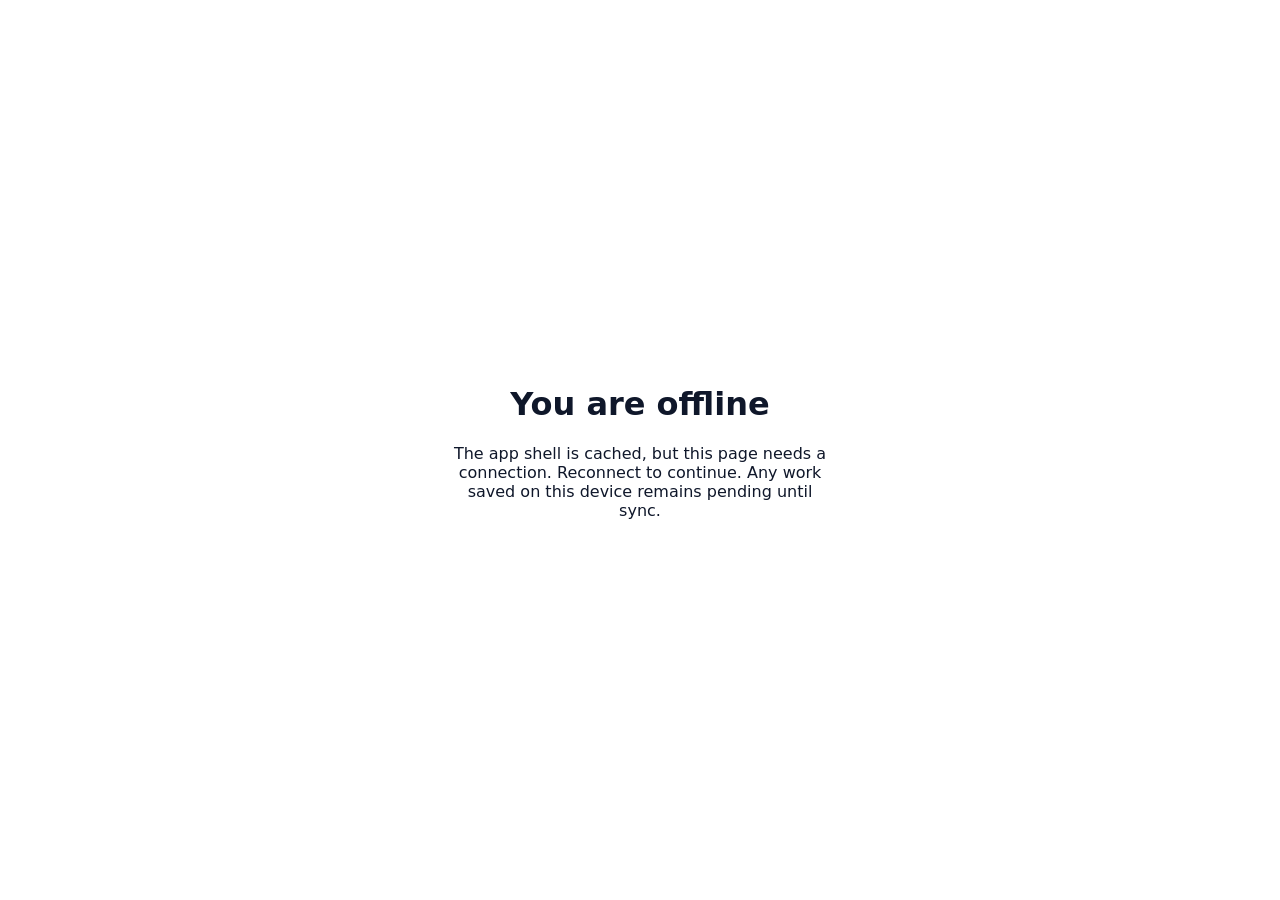
<file: demo/offline.html>
<!doctype html>
<html lang="en">
  <head>
    <meta charset="UTF-8" />
    <meta name="viewport" content="width=device-width, initial-scale=1.0" />
    <title>VaidyaLoop — Offline</title>
    <style>
      body {
        font-family: system-ui, sans-serif;
        display: flex;
        min-height: 100vh;
        align-items: center;
        justify-content: center;
        margin: 0;
        color: #0f172a;
      }
      .box { max-width: 24rem; text-align: center; padding: 1.5rem; }
    </style>
  </head>
  <body>
    <div class="box">
      <h1>You are offline</h1>
      <p>
        The app shell is cached, but this page needs a connection. Reconnect to continue.
        Any work saved on this device remains pending until sync.
      </p>
    </div>
  </body>
</html>
</file>
<file: styles.css>
:root{--ink:#17322f;--ink-2:#294743;--muted:#667b77;--teal:#16796f;--teal-dark:#0f625a;--teal-soft:#e8f4f1;--mint:#c8e8de;--paper:#f7faf9;--white:#fff;--line:#dfe9e6;--gold:#dba84e;--coral:#d97765;--blue:#eaf1f7;--shadow:0 18px 48px rgba(25,61,55,.09);--shadow-soft:0 8px 28px rgba(25,61,55,.06);--radius:22px;--font:'DM Sans',Arial,sans-serif;--display:'Manrope','DM Sans',Arial,sans-serif}*{box-sizing:border-box}html{scroll-behavior:smooth;scroll-padding-top:90px}body{margin:0;background:var(--paper);color:var(--ink);font-family:var(--font);font-size:16px;line-height:1.65;-webkit-font-smoothing:antialiased}img,svg{max-width:100%}svg{display:block}a{color:inherit;text-decoration:none}button,input,select,textarea{font:inherit}button,a{-webkit-tap-highlight-color:transparent}button{cursor:pointer}p,h1,h2,h3,h4{margin-top:0}h1,h2,h3,h4{font-family:var(--display);letter-spacing:-.035em;line-height:1.14}p{margin-bottom:0;color:var(--muted)}.container{width:min(1160px,calc(100% - 40px));margin-inline:auto}.section-pad{padding:84px 0}.section-white{background:var(--white)}.section-soft{background:#f1f7f5}.skip-link{position:absolute;top:-60px;left:18px;padding:10px 14px;background:var(--ink);color:white;border-radius:8px;z-index:1000}.skip-link:focus{top:12px}.site-header{height:76px;position:sticky;top:0;z-index:100;background:rgba(247,250,249,.92);backdrop-filter:blur(14px);border-bottom:1px solid rgba(216,231,226,.8)}.nav-wrap{height:100%;display:flex;align-items:center;justify-content:space-between;gap:28px}.brand{display:inline-flex;align-items:center;gap:10px;flex-shrink:0}.brand-mark{display:grid;place-items:center;width:37px;height:37px;background:var(--teal);color:white;border-radius:12px}.brand-mark svg{width:29px;height:29px}.brand-name{font:800 21px/1 var(--display);letter-spacing:-.06em;color:var(--ink)}.brand-name span{color:var(--teal)}.primary-nav{display:flex;align-items:center;gap:28px}.primary-nav>a:not(.nav-cta){font-size:13px;font-weight:600;color:#4e6964;transition:color .2s}.primary-nav>a:not(.nav-cta):hover{color:var(--teal)}.nav-cta{display:inline-flex;align-items:center;gap:10px;padding:11px 15px;border-radius:11px;background:var(--ink);color:white;font-size:13px;font-weight:700;transition:transform .2s,background .2s}.nav-cta:hover{background:var(--teal-dark);transform:translateY(-1px)}.menu-toggle{display:none;width:44px;height:44px;border:1px solid var(--line);border-radius:12px;background:white;padding:12px}.menu-toggle span{height:2px;width:18px;background:var(--ink);display:block;margin:4px auto;border-radius:4px;transition:transform .2s,opacity .2s}.hero{padding-top:62px;padding-bottom:72px;overflow:hidden;background:radial-gradient(ellipse at 90% 2%,rgba(197,229,218,.38),transparent 36%),var(--paper)}.hero-grid{display:grid;grid-template-columns:minmax(0,.96fr) minmax(0,1.04fr);gap:46px;align-items:center}.eyebrow{display:inline-flex;align-items:center;gap:9px;color:var(--teal);font-size:11px;font-weight:800;letter-spacing:.13em;text-transform:uppercase}.eyebrow-dot{width:7px;height:7px;background:var(--teal);border-radius:50%;box-shadow:0 0 0 4px rgba(22,121,111,.12)}.hero h1{font-size:clamp(40px,5.1vw,65px);font-weight:800;letter-spacing:-.065em;max-width:650px;margin:21px 0 22px}.hero h1 span{color:var(--teal)}.hero-lead{font-size:17px;line-height:1.75;max-width:600px;color:#607570}.hero-actions{display:flex;align-items:center;flex-wrap:wrap;gap:12px;margin-top:29px}.btn{display:inline-flex;align-items:center;justify-content:center;gap:12px;min-height:48px;padding:13px 18px;border:1px solid transparent;border-radius:12px;font-size:13px;font-weight:800;line-height:1.2;transition:transform .2s,box-shadow .2s,background .2s,border-color .2s}.btn:hover{transform:translateY(-2px)}.btn-primary{background:var(--teal);color:white;box-shadow:0 8px 18px rgba(22,121,111,.16)}.btn-primary:hover{background:var(--teal-dark);box-shadow:0 12px 24px rgba(22,121,111,.22)}.btn-secondary{border-color:#d5e4df;background:rgba(255,255,255,.6);color:var(--ink)}.btn-secondary:hover{border-color:var(--teal);background:white}.hero-note{display:flex;gap:10px;align-items:flex-start;margin-top:25px;max-width:510px;color:#71837e;font-size:12px;line-height:1.55}.note-icon{width:19px;height:19px;display:grid;place-items:center;background:var(--teal-soft);color:var(--teal);border-radius:50%;font-size:11px;flex-shrink:0}.hero-tags{display:flex;flex-wrap:wrap;gap:8px;margin-top:25px}.hero-tags span{font-size:11px;color:#53706a;border:1px solid #dce9e4;background:rgba(255,255,255,.55);padding:6px 10px;border-radius:100px}.hero-visual{position:relative;min-width:0;padding:12px 8px 22px 16px}.visual-glow{position:absolute;width:82%;height:80%;right:2%;top:8%;background:rgba(172,218,204,.5);filter:blur(48px);border-radius:50%}.dashboard-card{position:relative;z-index:1;background:white;border:1px solid #e1ebe7;box-shadow:0 24px 70px rgba(28,69,60,.13);border-radius:21px;padding:22px;transform:rotate(.4deg)}.dash-top{display:flex;align-items:flex-start;justify-content:space-between;gap:10px}.dash-kicker,.mini-label{font-size:9px;font-weight:800;letter-spacing:.12em;color:#80958f}.dash-top h2{font-size:21px;margin:5px 0 0}.date-pill{display:flex;align-items:center;gap:6px;border:1px solid #e1eae7;border-radius:20px;padding:6px 8px;font-size:9px;color:#6f827d;white-space:nowrap}.status-dot{display:inline-block;width:6px;height:6px;border-radius:50%;background:#2ba38e}.stat-grid{display:grid;grid-template-columns:repeat(3,1fr);gap:9px;margin:20px 0}.stat-box{border:1px solid #e8efec;background:#fbfdfc;border-radius:12px;padding:12px 11px}.stat-box>span{display:block;font-size:9px;color:#748780}.stat-box strong{display:block;margin:4px 0;font:800 24px/1.1 var(--display);letter-spacing:-.05em}.stat-box small{font-size:8px;color:#93a29c}.stat-box .positive{color:var(--teal)}.dash-section-head{display:flex;justify-content:space-between;align-items:center;margin-bottom:8px}.dash-section-head h3{font-size:13px;margin:0}.muted-small{font-size:9px;color:#99a9a3}.queue-list{border:1px solid #e7eeeb;border-radius:12px;overflow:hidden}.queue-row{display:flex;align-items:center;gap:10px;padding:10px 11px;border-bottom:1px solid #edf2ef}.queue-row:last-child{border-bottom:0}.queue-token{display:grid;place-items:center;width:30px;height:30px;flex-shrink:0;border-radius:9px;background:#edf5f2;color:var(--teal);font-weight:800;font-size:10px}.priority-token{background:#fff1d9;color:#ab7621}.queue-person{display:flex;flex-direction:column;gap:2px;flex:1}.queue-person strong{font-size:10px}.queue-person small{font-size:9px;color:#90a09a}.queue-status{font-size:9px;border-radius:7px;padding:4px 7px}.status-ready{color:#1e8a76;background:#e8f7f2}.status-wait{color:#a36d18;background:#fff5e4}.ai-preview{display:flex;gap:11px;padding:13px;background:#eef7f4;border:1px solid #dbeee7;border-radius:12px;margin-top:12px}.ai-preview-icon{display:grid;place-items:center;width:31px;height:31px;flex-shrink:0;background:white;color:var(--teal);border:1px solid #d9e9e3;border-radius:9px}.ai-preview-icon svg{width:20px}.ai-title{display:flex;gap:7px;align-items:center;font-weight:800;font-size:11px}.ai-title span{font-weight:600;color:#448f81;background:#d9efe8;padding:3px 6px;border-radius:4px;font-size:8px}.ai-preview p{font-size:10px;line-height:1.5;margin-top:5px;color:#667e77}.dash-footer{display:flex;justify-content:space-between;gap:8px;flex-wrap:wrap;margin-top:12px;font-size:8px;color:#97a6a0}.tiny-lock{display:inline-block;width:8px;height:7px;border:1px solid currentColor;border-radius:2px;position:relative;margin-right:3px}.tiny-lock:before{content:"";position:absolute;width:4px;height:4px;border:1px solid currentColor;border-bottom:0;border-radius:4px 4px 0 0;left:1px;top:-5px}.floating-note{position:absolute;z-index:2;display:flex;align-items:center;gap:9px;padding:12px 14px;border:1px solid #dfebe5;background:rgba(255,255,255,.96);box-shadow:var(--shadow-soft);border-radius:13px}.note-appointments{right:-12px;top:12%}.note-history{left:-16px;bottom:3%}.floating-icon{display:grid;place-items:center;width:31px;height:31px;background:#e8f4f1;color:var(--teal);border-radius:9px;font-size:17px}.mint-icon{background:#e8f2fa;color:#4c7694}.floating-note strong,.floating-note small{display:block}.floating-note strong{font-size:10px}.floating-note small{font-size:9px;color:#81938d;margin-top:3px}.proof-strip{border-block:1px solid #e2ece7;background:rgba(255,255,255,.72)}.proof-items{display:grid;grid-template-columns:repeat(3,1fr);gap:20px;padding-block:23px}.proof-items>div{display:flex;align-items:center;justify-content:center;gap:12px}.proof-symbol{display:grid;place-items:center;width:32px;height:32px;background:var(--teal-soft);border-radius:10px;font-size:10px;font-weight:800;color:var(--teal)}.proof-items strong,.proof-items small{display:block}.proof-items strong{font-size:12px}.proof-items small{font-size:10px;color:#899a94;margin-top:2px}.section-heading{max-width:720px;margin-bottom:38px}.center-heading{text-align:center;margin-inline:auto}.section-heading h2,.section-copy h2,.ai-copy h2,.accounting-layout h2,.tailor-layout h2{font-size:clamp(31px,3.5vw,45px);margin:14px 0 15px;font-weight:800;letter-spacing:-.055em}.section-heading p{font-size:15px;line-height:1.75;max-width:640px;margin-inline:auto}.interactive-platform{border:1px solid #dfeae5;border-radius:22px;background:#fbfdfc;overflow:hidden;box-shadow:var(--shadow-soft)}.platform-tabs{display:flex;gap:8px;padding:14px 17px;border-bottom:1px solid #e4eeea;background:#f6faf8;overflow-x:auto;scrollbar-width:thin}.platform-tab{flex-shrink:0;border:1px solid transparent;background:transparent;border-radius:9px;padding:10px 15px;color:#71867f;font-weight:700;font-size:12px;white-space:nowrap}.platform-tab.active{color:var(--teal-dark);background:white;border-color:#dce9e3;box-shadow:0 2px 5px rgba(27,69,59,.04)}.platform-panel{display:grid;grid-template-columns:.85fr 1.15fr;align-items:center;gap:32px;padding:34px}.panel-label{font-size:10px;font-weight:800;color:var(--teal);letter-spacing:.1em;text-transform:uppercase}.platform-panel-copy h3{font-size:27px;margin:12px 0}.platform-panel-copy p{font-size:13px;line-height:1.8}.check-list{list-style:none;padding:0;margin:22px 0 24px;display:grid;gap:11px}.check-list li{display:flex;gap:10px;font-size:12px;color:#536e67;line-height:1.55}.check-list li span{display:grid;place-items:center;width:18px;height:18px;border-radius:50%;color:var(--teal);background:#e5f3ee;font-size:10px;flex-shrink:0}.text-link{display:inline-flex;align-items:center;gap:9px;color:var(--teal-dark);font-size:12px;font-weight:800}.text-link span{transition:transform .2s}.text-link:hover span{transform:translateX(4px)}.panel-visual{min-width:0}.mini-window{border:1px solid #e1eae6;border-radius:14px;background:white;box-shadow:0 12px 28px rgba(26,63,55,.07);overflow:hidden}.mini-window-bar{display:flex;align-items:center;gap:5px;padding:12px 14px;background:#f5f9f7;border-bottom:1px solid #e7efeb}.mini-window-bar>span{width:6px;height:6px;border-radius:50%;background:#c4d5ce}.mini-window-bar>span:first-child{background:#d88f7c}.mini-window-bar>span:nth-child(2){background:#e5c36d}.mini-window-bar>span:nth-child(3){background:#85bca9}.mini-window-bar strong{font-size:10px;margin-left:7px}.mini-window-bar small{margin-left:auto;color:#91a29b;font-size:8px}.mini-toolbar{display:flex;gap:8px;padding:13px;flex-wrap:wrap}.mini-toolbar span{background:#f5f9f7;padding:6px 8px;border-radius:7px;font-size:8px;color:#8a9c95}.mini-toolbar b{color:var(--ink);margin-left:3px}.mini-table-head,.mini-table-row{display:grid;grid-template-columns:1.25fr .7fr .65fr;gap:6px;align-items:center;padding:11px 14px}.mini-table-head{border-block:1px solid #e9f0ed;background:#fbfdfc;color:#94a39d;text-transform:uppercase;letter-spacing:.08em;font-size:7px;font-weight:800}.mini-table-row{border-bottom:1px solid #edf2ef;font-size:9px}.mini-table-row>span:first-child{display:flex;flex-direction:column;gap:3px}.mini-table-row b{font-size:9px}.mini-table-row small{font-size:8px;color:#97a7a1}.mini-table-row em{justify-self:start;font-style:normal;border-radius:5px;padding:4px 6px;font-size:8px}.tag-normal{background:#f0f4f2;color:#617770}.tag-priority{background:#fff4e0;color:#a27120}.tag-online{background:#e8f3fa;color:#4c7895}.mini-status{font-size:8px;color:#637a73}.mini-window-foot{padding:12px 14px;color:#91a39b;font-size:8px}.tiny-check{display:inline-grid;place-items:center;width:13px;height:13px;border-radius:50%;background:#e1f4ed;color:#268a70;font-size:8px;margin-right:5px}.interaction-hint{text-align:center;padding:0 15px 17px;font-size:10px;color:#8b9b95}.interaction-hint span{color:var(--teal);font-size:14px;margin-right:4px}.split-section{display:grid;grid-template-columns:1fr 1fr;align-items:center;gap:72px}.section-copy{min-width:0}.section-intro{font-size:14px;line-height:1.85;margin-bottom:25px;max-width:620px}.benefit-list{display:grid;gap:22px;margin:28px 0}.benefit-item{display:flex;align-items:flex-start;gap:13px}.benefit-icon{display:grid;place-items:center;width:42px;height:42px;flex-shrink:0;border:1px solid #dce9e4;background:white;border-radius:12px;color:var(--teal)}.benefit-icon svg{width:21px}.benefit-item h3{font-size:14px;margin:1px 0 5px;letter-spacing:-.02em}.benefit-item p{font-size:12px;line-height:1.75}.booking-demo-card{background:white;border:1px solid #dfeae5;border-radius:20px;box-shadow:var(--shadow);overflow:hidden;max-width:475px;width:100%;justify-self:end}.booking-demo-top{display:flex;align-items:center;gap:11px;padding:19px 20px;border-bottom:1px solid #edf2ef}.clinic-avatar{display:grid;place-items:center;width:42px;height:42px;background:#e5f4ee;border-radius:13px;color:var(--teal);font:800 19px var(--display)}.booking-demo-top strong,.booking-demo-top small{display:block}.booking-demo-top strong{font-size:12px}.booking-demo-top small{font-size:9px;color:#95a49e;margin-top:3px}.online-pill{margin-left:auto;display:flex;align-items:center;gap:5px;border:1px solid #d9ece4;background:#f1faf6;border-radius:50px;padding:6px 8px;color:#37836d;font-size:8px}.online-pill i{width:5px;height:5px;background:#36a17c;border-radius:50%}.booking-demo-body{padding:22px}.booking-demo-body h3{font-size:22px;margin:7px 0}.booking-demo-body>p{font-size:11px;line-height:1.6}.doctor-choice{display:flex;align-items:center;gap:10px;padding:12px;border:1px solid #dce9e3;border-radius:12px;margin-top:18px}.doctor-choice.selected{background:#f4faf7;border-color:#a9d4c5}.doctor-avatar{display:grid;place-items:center;width:37px;height:37px;border-radius:50%;font-size:10px;font-weight:800}.avatar-one{background:#e3eef9;color:#4c7592}.doctor-detail{display:flex;flex-direction:column;gap:4px;flex:1}.doctor-detail strong{font-size:10px}.doctor-detail small{font-size:9px;color:#90a099}.radio-check{display:grid;place-items:center;width:18px;height:18px;background:var(--teal);border-radius:50%;color:white;font-size:10px}.date-selector{display:grid;grid-template-columns:repeat(4,1fr);gap:8px;margin:15px 0}.date-selector span{display:flex;flex-direction:column;align-items:center;gap:4px;border:1px solid #e4ece8;border-radius:9px;padding:9px}.date-selector small{color:#92a29b;font-size:7px}.date-selector b{font-size:13px}.date-selector .selected-day{border-color:var(--teal);background:#edf7f3;color:var(--teal-dark)}.slot-grid{display:grid;grid-template-columns:repeat(2,1fr);gap:8px}.slot-choice{border:1px solid #e2ebe6;border-radius:8px;background:white;color:#59736b;padding:9px;font-size:9px}.slot-choice.selected,.slot-choice:hover{border-color:#8ec9b5;background:#eff8f4;color:var(--teal-dark)}.booking-summary{display:flex;justify-content:space-between;gap:8px;align-items:center;border-top:1px solid #eaf0ed;margin-top:17px;padding:15px 0 13px;font-size:10px;color:#81938c}.booking-summary strong{font-size:11px;color:var(--ink)}.booking-summary small{font-size:8px;color:#91a29a;font-weight:500}.demo-book-btn{display:flex;justify-content:space-between;align-items:center;background:var(--teal);border-radius:9px;color:white;padding:12px 14px;font-size:10px;font-weight:800}.micro-note{font-size:8px!important;text-align:center;color:#9aa9a2!important;margin-top:12px}.queue-visual-wrap{position:relative;max-width:470px;width:100%;justify-self:start}.queue-board{background:white;border:1px solid #dfe9e4;border-radius:20px;box-shadow:var(--shadow);padding:22px}.queue-board-head{display:flex;justify-content:space-between;align-items:center}.queue-board-head h3{font-size:23px;margin:4px 0 0}.queue-count{display:flex;align-items:baseline;gap:6px;background:#eef7f3;padding:8px 10px;border-radius:10px}.queue-count strong{font:800 20px var(--display);color:var(--teal)}.queue-count small{font-size:8px;color:#81968e}.queue-metrics{display:grid;grid-template-columns:repeat(3,1fr);gap:8px;margin:18px 0}.queue-metrics div{padding:11px;background:#f8faf9;border:1px solid #ebf1ee;border-radius:9px}.queue-metrics span,.queue-metrics strong{display:block}.queue-metrics span{font-size:8px;color:#81948c}.queue-metrics strong{font:800 20px var(--display);margin-top:4px}.queue-ticket{display:flex;align-items:center;gap:10px;padding:12px 0;border-top:1px solid #edf2ef}.ticket-number{display:grid;place-items:center;width:39px;height:37px;border-radius:10px;background:#eff5f2;color:#56786d;font-size:10px;font-weight:800}.ticket-emergency .ticket-number{background:#fff0eb;color:#bf5b43}.ticket-priority .ticket-number{background:#fff6e4;color:#a8731c}.ticket-main{display:flex;flex-direction:column;gap:4px;flex:1}.ticket-main strong{font-size:10px}.ticket-main small{font-size:8px;color:#92a29c}.ticket-label{font-size:8px;font-weight:800;padding:5px 7px;border-radius:5px}.emergency-label{background:#ffede7;color:#b8503c}.priority-label{background:#fff4de;color:#9c6c18}.normal-label{background:#eff5f2;color:#637e74}.queue-board-foot{border-top:1px solid #edf2ef;margin-top:6px;padding-top:13px;font-size:8px;color:#8ea199}.queue-board-foot .status-dot{margin-right:6px}.queue-callout{position:absolute;right:-28px;bottom:-24px;background:white;border:1px solid #dfe9e5;border-radius:13px;padding:12px;box-shadow:var(--shadow-soft);display:flex;align-items:center;gap:10px}.callout-icon{display:grid;place-items:center;width:31px;height:31px;border-radius:9px;background:#e7f5ef;color:var(--teal);font-size:17px}.queue-callout strong,.queue-callout small{display:block}.queue-callout strong{font-size:10px}.queue-callout small{font-size:9px;color:#879a92;margin-top:3px}.priority-explainer{display:grid;gap:15px;margin:26px 0}.priority-line{display:flex;align-items:flex-start;gap:11px}.priority-dot{width:10px;height:10px;flex-shrink:0;border-radius:50%;margin-top:6px}.dot-normal{background:#8caaa0}.dot-priority{background:#e4ac4d}.dot-emergency{background:#d97660}.priority-line strong{font-size:12px}.priority-line p{font-size:11px;line-height:1.65;margin-top:3px}.inline-note{border-left:3px solid #94c8b5;padding:10px 0 10px 13px;font-size:11px;line-height:1.75;color:#70847c}.inline-note strong{color:var(--ink)}.ai-section{background:#143d38;color:white;position:relative;overflow:hidden}.ai-section:before{content:"";position:absolute;width:530px;height:530px;border:1px solid rgba(186,226,213,.1);border-radius:50%;right:-160px;top:-140px;box-shadow:0 0 0 55px rgba(186,226,213,.025),0 0 0 110px rgba(186,226,213,.02)}.ai-layout{position:relative;display:grid;grid-template-columns:.94fr 1.06fr;gap:64px;align-items:center}.eyebrow-light{color:#8ed1bc}.eyebrow-light:before{content:"";width:7px;height:7px;background:#8ed1bc;border-radius:50%}.ai-copy h2{color:white;font-size:clamp(32px,3.6vw,46px);margin-top:17px}.ai-intro{color:#c3d9d1;font-size:13px;line-height:1.85}.ai-benefit-grid{display:grid;gap:19px;margin-top:28px}.ai-benefit-grid>div{display:flex;align-items:flex-start;gap:11px}.ai-check{display:grid;place-items:center;width:21px;height:21px;border-radius:50%;background:rgba(142,209,188,.15);color:#9ee1c9;font-size:11px;flex-shrink:0}.ai-benefit-grid strong{font-size:12px;color:white}.ai-benefit-grid p{font-size:11px;line-height:1.7;color:#b1ccc3;margin-top:4px}.ai-disclaimer{display:flex;gap:9px;margin-top:26px;padding:13px;border:1px solid rgba(204,231,222,.18);background:rgba(255,255,255,.045);border-radius:10px}.ai-disclaimer>span{color:#a2d8c6;font-size:15px}.ai-disclaimer p{font-size:9px;line-height:1.7;color:#b7d2c9}.ai-disclaimer strong{color:#e7f6f0}.patient-brief-card{position:relative;background:white;color:var(--ink);border-radius:19px;padding:23px;box-shadow:0 25px 60px rgba(0,0,0,.17)}.patient-brief-header{display:flex;justify-content:space-between;align-items:center}.patient-brief-header h3{font-size:20px;margin:5px 0}.patient-brief-header p{font-size:9px}.sample-chip{display:inline-block;vertical-align:middle;background:#edf5f1;color:#6e8a7e;font:700 7px var(--font);letter-spacing:0;padding:4px 6px;border-radius:4px}.patient-avatar{display:grid;place-items:center;width:42px;height:42px;border-radius:14px;background:#e6f0fa;color:#487493;font-size:12px;font-weight:800}.patient-quick-facts{display:grid;grid-template-columns:repeat(3,1fr);gap:8px;margin:19px 0;padding:13px 0;border-block:1px solid #e9f0ed}.patient-quick-facts div{display:flex;flex-direction:column;gap:4px}.patient-quick-facts small{font-size:8px;color:#94a29d}.patient-quick-facts strong{font-size:12px}.brief-tabs{display:flex;gap:4px;background:#f5f8f7;border-radius:9px;padding:4px;overflow-x:auto}.brief-tab{border:0;white-space:nowrap;flex:1;padding:8px 6px;background:transparent;border-radius:7px;color:#80918b;font-size:9px;font-weight:700}.brief-tab.active{background:white;box-shadow:0 1px 5px rgba(21,56,47,.1);color:var(--teal-dark)}.brief-content{padding:19px 3px 4px;min-height:230px}.brief-heading{display:flex;align-items:center;gap:9px;margin-bottom:12px}.ai-spark{display:grid;place-items:center;background:#e3f4ed;color:var(--teal);width:30px;height:30px;border-radius:9px;font-size:17px}.brief-heading strong,.brief-heading small{display:block}.brief-heading strong{font-size:11px}.brief-heading small{font-size:8px;color:#92a19b;margin-top:3px}.summary-point{display:flex;gap:10px;align-items:flex-start;padding:11px 0;border-bottom:1px solid #edf1ef}.summary-point span{display:grid;place-items:center;width:20px;height:20px;background:#f1f6f3;color:#7a988b;border-radius:6px;font-size:8px;flex-shrink:0}.summary-point p{font-size:10px;line-height:1.65;color:#647871}.source-link{margin-top:14px;font-size:9px;color:var(--teal-dark);background:#eef8f3;padding:10px;border-radius:8px}.source-mark{font-size:13px;margin-right:5px}.patient-brief-footer{display:flex;gap:7px;justify-content:space-between;flex-wrap:wrap;font-size:8px;color:#96a59f;border-top:1px solid #ecf1ee;padding-top:12px;margin-top:12px}.reminders-layout{gap:85px}.large-checks{gap:13px;margin-bottom:22px}.large-checks li{font-size:12px}.reminder-visual{position:relative;min-height:425px;display:grid;place-items:center}.message-card{border:1px solid #e0ebe5;border-radius:16px;background:white;box-shadow:var(--shadow);padding:17px}.message-back{position:absolute;width:72%;right:0;top:2%;padding:16px;background:#edf8f3;transform:rotate(4deg);border-color:#d5eae0}.msg-kicker{font-size:8px;color:#6f9988;font-weight:800;letter-spacing:.08em}.message-back p{font-size:11px;line-height:1.7;margin:8px 0;color:#4a7063}.message-back small{font-size:8px;color:#8da69c}.message-front{position:relative;width:87%;margin-top:52px;margin-left:-22px;z-index:1}.message-app-head{display:flex;align-items:center;gap:9px;border-bottom:1px solid #eaf0ed;padding-bottom:12px}.message-avatar{display:grid;place-items:center;width:34px;height:34px;background:#e4f4ed;color:var(--teal);border-radius:10px;font-weight:800}.message-app-head strong,.message-app-head small{display:block}.message-app-head strong{font-size:10px}.message-app-head small{font-size:8px;color:#98a6a0;margin-top:3px}.message-time{font-size:8px;color:#9aa8a2;margin-left:auto}.message-bubble{background:#f5f9f7;border-radius:12px;margin-top:14px;padding:13px}.message-bubble>p{font-size:10px;line-height:1.65;color:#668078}.message-details{display:grid;grid-template-columns:1fr 1.3fr;gap:9px;padding:12px 0;font-size:9px}.message-details span{color:#8a9c94}.message-details strong{font-size:9px}.message-bubble small{font-size:7px;color:#9ca9a3}.message-card-footer{display:flex;align-items:center;gap:6px;border-top:1px solid #eaf0ed;margin-top:12px;padding-top:11px;color:#91a29a;font-size:8px}.message-card-footer span{color:#268a70}.operations-grid{display:grid;grid-template-columns:repeat(2,minmax(0,1fr));gap:18px}.operation-card{position:relative;min-width:0;background:#fbfdfc;border:1px solid #e0ebe5;border-radius:17px;padding:24px;overflow:hidden;transition:transform .2s,box-shadow .2s,border-color .2s}.operation-card:hover{transform:translateY(-3px);box-shadow:var(--shadow-soft);border-color:#c9e0d6}.operation-icon{display:grid;place-items:center;width:43px;height:43px;border-radius:12px;margin-bottom:17px}.operation-icon svg{width:23px}.icon-blue{background:#e8f0fa;color:#537ea0}.icon-green{background:#e4f4ed;color:#2c8973}.icon-orange{background:#fff2e1;color:#b67a27}.icon-purple{background:#f0ecfa;color:#7c69aa}.operation-number{position:absolute;right:23px;top:24px;color:#c4d1cb;font:800 13px var(--display)}.operation-card h3{font-size:20px;margin-bottom:9px}.operation-card>p{font-size:11px;line-height:1.8;min-height:78px}.mini-chart,.receipt-demo,.stock-demo,.staff-demo{background:white;border:1px solid #e6eeea;border-radius:11px;margin:19px 0 14px;padding:14px}.chart-legend{display:flex;justify-content:space-between;font-size:8px;color:#8b9c95}.legend-dot{display:inline-block;width:7px;height:7px;border-radius:50%;margin-right:5px}.teal-dot{background:#238f82}.gold-dot{background:#e5ad54}.bar-chart{height:98px;display:flex;align-items:flex-end;justify-content:space-around;gap:9px;border-bottom:1px solid #edf2ef;padding-top:12px}.bar-chart>span{height:100%;display:flex;flex-direction:column;justify-content:flex-end;align-items:center;gap:6px;flex:1}.bar-chart i{width:100%;max-width:23px;height:var(--bar);background:linear-gradient(180deg,#83c8b4,#c8e8de);border-radius:5px 5px 0 0}.bar-chart small{font-size:8px;color:#8b9c95}.receipt-demo{position:relative;padding:14px 17px 38px;border-style:dashed}.receipt-top{display:flex;justify-content:space-between;padding-bottom:10px;border-bottom:1px dashed #dce7e1;font-size:9px}.receipt-top span{font-size:7px;color:#9eaca5}.receipt-line,.receipt-total{display:flex;justify-content:space-between;gap:8px;padding:8px 0;border-bottom:1px solid #f0f3f1;font-size:9px;color:#7d9189}.receipt-line b{font-size:9px;color:#425e54}.receipt-total{border:0;color:var(--ink);font-weight:700}.receipt-total strong{font-size:10px}.receipt-stamp{position:absolute;right:14px;bottom:13px;border:1px solid #b8dacc;color:#6aa28e;transform:rotate(-5deg);padding:3px 6px;border-radius:4px;text-transform:uppercase;font-size:7px;letter-spacing:.08em}.stock-row{display:flex;align-items:center;gap:9px;padding:10px 0;border-bottom:1px solid #edf2ef}.stock-row:last-child{border-bottom:0}.stock-pill{width:7px;height:29px;border-radius:5px;flex-shrink:0}.stock-ok{background:#6db7a0}.stock-low{background:#e2b14d}.stock-exp{background:#d9806e}.stock-row>div{display:flex;flex-direction:column;gap:3px;flex:1}.stock-row strong{font-size:9px}.stock-row small{font-size:8px;color:#93a39c}.stock-level{font-size:8px;color:#448b74}.low-text{color:#a87a27}.exp-text{color:#b75d4e}.staff-demo-head{display:flex;justify-content:space-between;align-items:center;font-size:9px}.staff-demo-head span{font-size:7px;color:#9aa9a3}.staff-avatars{display:flex;margin:12px 0 13px}.staff-avatars span{display:grid;place-items:center;width:29px;height:29px;border:2px solid white;border-radius:50%;background:#e1eff6;color:#47738b;font-size:7px;font-weight:800;margin-right:-5px}.staff-avatars span:nth-child(2){background:#f8e8d6;color:#a36d3e}.staff-avatars span:nth-child(3){background:#e5f3e9;color:#4b8b6a}.staff-avatars span:nth-child(4){background:#edf0f7;color:#7986a1}.staff-status-row{display:flex;align-items:center;justify-content:space-between;padding:7px 0;border-top:1px solid #edf2ef;font-size:8px;color:#748a81}.staff-status-row strong{font-size:9px;color:var(--ink)}.staff-status-dot{display:inline-block;width:6px;height:6px;border-radius:50%;margin-right:6px}.present{background:#3ba17c}.leave{background:#dda84d}.pending{background:#839db7}.mini-feature-list{list-style:none;margin:0;padding:0;display:grid;gap:7px}.mini-feature-list li{font-size:10px;color:#617971;padding-left:14px;position:relative}.mini-feature-list li:before{content:"";position:absolute;width:5px;height:5px;left:0;top:7px;border-radius:50%;background:#76bca7}.accounting-section{background:#eaf3f0}.accounting-layout{display:grid;grid-template-columns:1fr 1fr;gap:65px;align-items:center}.accounting-points{display:grid;gap:17px;margin-top:27px}.accounting-points>div{display:flex;gap:12px;align-items:flex-start}.number-check{display:grid;place-items:center;width:28px;height:28px;border:1px solid #c9e1d7;background:rgba(255,255,255,.7);border-radius:8px;color:var(--teal);font-size:9px;font-weight:800;flex-shrink:0}.accounting-points strong{font-size:12px}.accounting-points p{font-size:10px;line-height:1.7;margin-top:4px}.accounting-visual{position:relative;padding:8px 12px 26px 6px}.accounts-window{background:white;border:1px solid #dce8e2;border-radius:18px;box-shadow:var(--shadow);padding:21px}.accounts-header{display:flex;justify-content:space-between;align-items:center;gap:10px}.accounts-header h3{font-size:20px;margin:5px 0 0}.period-selector{border:1px solid #e3ece7;border-radius:7px;padding:7px 9px;font-size:8px;color:#71867c}.accounts-kpis{display:grid;grid-template-columns:1fr 1fr;gap:10px;margin:20px 0}.accounts-kpis>div{display:flex;flex-direction:column;gap:6px;background:#f8fbf9;border:1px solid #eaf0ed;padding:12px;border-radius:10px}.accounts-kpis small{font-size:8px;color:#879a91}.accounts-kpis strong{font:800 22px var(--display);letter-spacing:-.05em}.accounts-kpis span{font-size:7px;color:#99a8a1}.income-expense-chart{position:relative;background:#fbfdfc;border:1px solid #eef2ef;border-radius:11px;padding:13px;overflow:hidden}.chart-caption{display:flex;align-items:center;justify-content:space-between}.chart-caption strong{font-size:10px}.chart-caption small{font-size:8px;color:#98a79f}.chart-grid-lines{position:absolute;left:13px;right:13px;top:50px;bottom:36px;display:flex;flex-direction:column;justify-content:space-between}.chart-grid-lines i{width:100%;height:1px;background:#eef2ef}.line-chart{position:relative;width:100%;height:auto;margin-top:10px}.chart-key{display:flex;gap:15px;font-size:8px;color:#82958c}.chart-key .legend-dot{margin-right:5px}.accounts-footer{display:flex;justify-content:space-between;flex-wrap:wrap;gap:8px;font-size:8px;color:#9aa9a2;margin-top:15px}.accounting-callout{position:absolute;right:-14px;bottom:0;background:white;border:1px solid #dce8e2;border-radius:12px;padding:12px;box-shadow:var(--shadow-soft);display:flex;align-items:center;gap:9px}.gold-callout{background:#fff4de;color:#ad7a23}.accounting-callout strong,.accounting-callout small{display:block}.accounting-callout strong{font-size:9px}.accounting-callout small{font-size:8px;color:#8b9d94;margin-top:3px}.roadmap-grid{display:grid;grid-template-columns:repeat(2,minmax(0,1fr));gap:15px}.roadmap-card{background:#fbfdfc;border:1px solid #e0ebe5;border-radius:15px;padding:23px;display:flex;flex-direction:column;min-height:230px}.roadmap-now{border-color:#b8dbcc;background:#f2faf6}.roadmap-label{display:inline-flex;align-items:center;gap:7px;color:var(--teal);font-size:9px;font-weight:800;text-transform:uppercase;letter-spacing:.08em}.roadmap-label span{width:7px;height:7px;border-radius:50%;background:#3a9b7b}.planned-label{color:#9d803c}.planned-label span{background:#d9ae5c}.roadmap-card h3{font-size:20px;margin:14px 0 9px}.roadmap-card p{font-size:11px;line-height:1.8}.roadmap-foot{border-top:1px solid #e6efeb;padding-top:12px;margin-top:auto;padding-top:14px;font-size:8px;color:#91a39a}.rounds-feature{display:grid;grid-template-columns:auto 1fr auto;align-items:center;gap:22px;background:#143d38;color:white;border-radius:17px;padding:25px;margin-top:20px}.rounds-icon{width:50px;height:50px;display:grid;place-items:center;background:rgba(197,232,219,.12);border:1px solid rgba(197,232,219,.16);border-radius:13px;color:#94d1bc}.rounds-icon svg{width:27px}.rounds-copy h3{font-size:20px;margin:7px 0}.rounds-copy p{font-size:10px;line-height:1.8;color:#bad5cb;max-width:610px}.rounds-points{display:grid;gap:7px;min-width:115px}.rounds-points span{display:block;border:1px solid rgba(204,231,222,.17);border-radius:7px;padding:6px 8px;font-size:8px;color:#d4e9e0}.tailor-section{background:#f2f7f5}.tailor-layout{display:grid;grid-template-columns:1.1fr .9fr;gap:70px;align-items:center}.tailor-layout h2{font-size:clamp(30px,3.5vw,42px)}.tailor-layout p{font-size:13px;line-height:1.85;max-width:620px}.tailor-checks{background:white;border:1px solid #e1ebe6;border-radius:16px;padding:24px;display:grid;gap:14px;box-shadow:var(--shadow-soft)}.tailor-checks>div{display:flex;align-items:flex-start;gap:10px;font-size:11px;color:#536f66}.tailor-checks>div span{display:grid;place-items:center;width:18px;height:18px;border-radius:50%;background:#e5f4ed;color:var(--teal);font-size:10px;flex-shrink:0}.tailor-checks .text-link{margin-top:7px}.faq-section{background:white}.faq-layout{display:grid;grid-template-columns:.7fr 1.3fr;gap:80px;align-items:start}.faq-layout .section-heading{margin:0}.faq-layout .section-heading h2{font-size:37px}.faq-layout .section-heading p{font-size:13px;line-height:1.8}.faq-list{border-top:1px solid #e1ebe6}.faq-item{border-bottom:1px solid #e1ebe6}.faq-item summary{position:relative;list-style:none;cursor:pointer;padding:19px 36px 19px 0;font:700 13px/1.5 var(--display);letter-spacing:-.02em}.faq-item summary::-webkit-details-marker{display:none}.faq-item summary:after{content:"+";display:grid;place-items:center;width:25px;height:25px;position:absolute;right:0;top:15px;border:1px solid #dfeae4;border-radius:8px;color:var(--teal);font:500 17px var(--font);transition:transform .2s,background .2s}.faq-item[open] summary:after{content:"−";background:#e8f4ef}.faq-item p{font-size:11px;line-height:1.85;max-width:650px;padding:0 27px 20px 0}.contact-section{background:#143d38;color:white;position:relative;overflow:hidden}.contact-section:before{content:"";position:absolute;width:500px;height:500px;border:1px solid rgba(203,233,222,.08);border-radius:50%;top:-290px;right:8%;box-shadow:0 0 0 55px rgba(203,233,222,.025),0 0 0 110px rgba(203,233,222,.02)}.contact-layout{position:relative;display:grid;grid-template-columns:.82fr 1.18fr;gap:65px;align-items:start}.contact-copy h2{font-size:clamp(34px,4vw,49px);margin:15px 0}.contact-copy>p{font-size:13px;line-height:1.85;color:#bad5cc}.contact-person-card{display:flex;align-items:center;gap:12px;border:1px solid rgba(204,231,222,.17);border-radius:14px;padding:14px;margin-top:28px;background:rgba(255,255,255,.04)}.contact-person-avatar{width:42px;height:42px;display:grid;place-items:center;border-radius:12px;background:#d7eee4;color:#176c5e;font-size:12px;font-weight:800}.contact-person-card>div:nth-child(2){display:flex;flex-direction:column;gap:3px;flex:1}.contact-person-card small{font-size:8px;color:#a9c8bd}.contact-person-card strong{font-size:12px;color:white}.contact-person-card a:not(.phone-circle){font-size:11px;color:#99d7c3;font-weight:700}.phone-circle{display:grid;place-items:center;width:35px;height:35px;border:1px solid rgba(204,231,222,.24);border-radius:50%;color:#b7e7d7}.phone-circle svg{width:17px}.contact-assurance{display:flex;align-items:flex-start;gap:8px;color:#a8c8bc;font-size:9px;line-height:1.7;margin-top:17px}.contact-assurance span{display:grid;place-items:center;width:16px;height:16px;flex-shrink:0;background:rgba(149,217,190,.16);color:#a7e4cc;border-radius:50%;font-size:9px}.contact-form{padding:27px;background:white;color:var(--ink);border-radius:18px;box-shadow:0 22px 55px rgba(0,0,0,.14)}.form-heading{margin-bottom:21px}.form-heading>span{font-size:9px;font-weight:800;letter-spacing:.12em;color:var(--teal)}.form-heading h3{font-size:24px;margin:7px 0}.form-heading p{font-size:10px}.contact-form label{display:flex;flex-direction:column;gap:7px;font-size:10px;font-weight:800;color:#405e55;margin-bottom:14px}.contact-form label>span{display:inline;color:#bd5b4a}.contact-form label small{font-size:9px;font-weight:500;color:#8a9a93}.contact-form input,.contact-form select,.contact-form textarea{width:100%;border:1px solid #dfe9e4;background:#fbfdfc;border-radius:9px;padding:12px 12px;color:var(--ink);font-size:11px;font-weight:500;outline:none;transition:border-color .2s,box-shadow .2s}.contact-form input:focus,.contact-form select:focus,.contact-form textarea:focus{border-color:#63aa96;box-shadow:0 0 0 3px rgba(22,121,111,.1)}.contact-form input::placeholder,.contact-form textarea::placeholder{color:#a1aea8}.contact-form textarea{resize:vertical;min-height:85px}.form-row{display:grid;grid-template-columns:1fr 1fr;gap:13px}.form-submit{width:100%;margin-top:2px;border:0}.form-footnote{font-size:9px;line-height:1.65;color:#8c9b95;margin-top:12px}.form-footnote strong{color:#526b62}.form-status{font-size:10px;margin-top:8px;color:#b65343}.form-status:empty{display:none}.site-footer{background:#0d2e2a;color:#e2f0e9;padding:28px 0 18px}.footer-top{display:flex;align-items:center;gap:22px;padding-bottom:23px;border-bottom:1px solid rgba(211,236,225,.12)}.footer-brand .brand-name{color:white}.footer-brand .brand-mark{background:#1b8175}.footer-top p{font-size:10px;color:#a9c7bc;flex:1}.footer-phone{font-size:11px;font-weight:700;color:#a8e0cb;white-space:nowrap}.footer-bottom{display:flex;align-items:center;justify-content:space-between;gap:15px;padding-top:16px}.footer-bottom>span{font-size:8px;color:#86a99a}.footer-bottom>div{display:flex;gap:18px}.footer-bottom a{font-size:9px;color:#bad3c8}.footer-bottom a:hover,.footer-phone:hover{color:white}.mobile-sticky-cta{display:none}
@media (min-width:1440px){.hero{padding-top:80px;padding-bottom:88px}.hero h1{font-size:68px}.section-pad{padding:100px 0}}
@media (max-width:1100px){.primary-nav{gap:17px}.primary-nav>a:not(.nav-cta){font-size:12px}.hero-grid{gap:25px}.hero h1{font-size:clamp(39px,5vw,58px)}.dashboard-card{padding:17px}.stat-box{padding:10px 8px}.stat-box strong{font-size:20px}.note-appointments{right:-6px}.split-section{gap:45px}.ai-layout{gap:36px}.accounting-layout{gap:40px}.faq-layout{gap:45px}.contact-layout{gap:40px}}
@media (max-width:860px){.container{width:min(100% - 36px,700px)}.site-header{height:68px}.menu-toggle{display:block;position:relative;z-index:101}.menu-toggle[aria-expanded="true"] span:first-child{transform:translateY(6px) rotate(45deg)}.menu-toggle[aria-expanded="true"] span:nth-child(2){opacity:0}.menu-toggle[aria-expanded="true"] span:last-child{transform:translateY(-6px) rotate(-45deg)}.primary-nav{display:none;position:absolute;top:67px;left:0;right:0;padding:18px;flex-direction:column;align-items:stretch;gap:4px;background:rgba(250,252,251,.98);border-bottom:1px solid var(--line);box-shadow:0 15px 28px rgba(24,60,52,.09)}.primary-nav.is-open{display:flex}.primary-nav>a:not(.nav-cta){padding:12px 10px;font-size:14px;border-radius:8px}.primary-nav>a:not(.nav-cta):hover{background:#eff7f3}.nav-cta{justify-content:center;margin-top:6px;min-height:46px}.hero{padding-top:50px;padding-bottom:52px}.hero-grid{grid-template-columns:1fr;gap:38px}.hero-copy{max-width:680px}.hero h1{max-width:680px;font-size:clamp(43px,8vw,62px)}.hero-lead{font-size:16px}.hero-visual{width:min(100%,600px);margin-inline:auto;padding-inline:18px}.dashboard-card{transform:none}.note-appointments{right:0}.note-history{left:0}.proof-items{gap:11px;padding-block:18px}.proof-items>div{justify-content:flex-start;gap:8px}.proof-items strong{font-size:10px}.proof-items small{font-size:8px}.section-pad{padding:68px 0}.platform-panel{grid-template-columns:1fr;gap:28px;padding:26px}.platform-panel-copy h3{font-size:25px}.panel-visual{max-width:600px;width:100%;margin-inline:auto}.split-section,.accounting-layout,.tailor-layout{grid-template-columns:1fr;gap:38px}.section-copy{max-width:680px}.booking-demo-card,.queue-visual-wrap{justify-self:center;max-width:550px}.reverse-mobile .queue-visual-wrap{order:2}.reverse-mobile .section-copy{order:1}.queue-callout{right:0}.ai-layout{grid-template-columns:1fr;gap:40px}.ai-copy{max-width:680px}.patient-brief-card{width:min(100%,560px);margin-inline:auto}.reminders-layout{gap:35px}.reminder-visual{width:min(100%,520px);margin-inline:auto;min-height:400px}.operations-grid{gap:13px}.operation-card{padding:20px}.operation-card>p{min-height:100px}.accounting-visual{width:min(100%,550px);margin-inline:auto}.rounds-feature{grid-template-columns:auto 1fr;gap:15px}.rounds-points{grid-column:2;display:flex;flex-wrap:wrap;min-width:0}.rounds-points span{flex:1;min-width:85px;text-align:center}.faq-layout{grid-template-columns:1fr;gap:26px}.faq-layout .section-heading{max-width:650px}.contact-layout{grid-template-columns:1fr;gap:32px}.contact-copy{max-width:680px}.contact-form{width:min(100%,680px);margin-inline:auto}.footer-top{flex-wrap:wrap}.footer-top p{min-width:55%}}
@media (max-width:560px){body{font-size:15px}.container{width:calc(100% - 30px)}.brand-mark{width:34px;height:34px;border-radius:11px}.brand-name{font-size:20px}.hero{padding-top:37px;padding-bottom:42px}.hero h1{font-size:clamp(38px,10.5vw,49px);line-height:1.09;margin:17px 0}.eyebrow{font-size:9px;letter-spacing:.11em}.hero-lead{font-size:14px;line-height:1.78}.hero-actions{display:grid;grid-template-columns:1fr;align-items:stretch;margin-top:23px}.hero-actions .btn{width:100%;min-height:49px}.hero-note{font-size:10px;margin-top:18px}.hero-tags{gap:6px;margin-top:17px}.hero-tags span{font-size:9px;padding:6px 8px}.hero-visual{padding:4px 0 15px}.dashboard-card{padding:14px;border-radius:16px}.dash-top h2{font-size:18px}.date-pill{font-size:7px;padding:5px 6px}.stat-grid{gap:5px;margin:14px 0}.stat-box{padding:9px 7px;border-radius:9px}.stat-box>span{font-size:8px}.stat-box strong{font-size:clamp(15px,5vw,20px)}.stat-box small{font-size:7px}.queue-row{padding:8px}.queue-person strong{font-size:9px}.queue-person small{font-size:8px}.queue-status{font-size:8px;padding:4px}.ai-preview{padding:10px;gap:8px}.ai-title{font-size:9px;flex-wrap:wrap}.ai-title span{font-size:7px}.ai-preview p{font-size:9px}.dash-footer{font-size:7px}.floating-note{padding:8px 9px;gap:6px;border-radius:10px}.note-appointments{top:4%;right:-4px}.note-history{bottom:-2%;left:-5px}.floating-icon{width:25px;height:25px;font-size:13px}.floating-note strong{font-size:8px}.floating-note small{font-size:7px}.proof-items{grid-template-columns:1fr;gap:13px;padding-block:17px}.proof-items>div{justify-content:flex-start}.proof-items strong{font-size:11px}.proof-items small{font-size:9px}.section-pad{padding:54px 0}.section-heading{margin-bottom:27px}.section-heading h2,.section-copy h2,.ai-copy h2,.accounting-layout h2,.tailor-layout h2{font-size:31px;line-height:1.15;margin:11px 0 12px}.section-heading p{font-size:12px;line-height:1.75}.interactive-platform{border-radius:15px;margin-inline:-1px}.platform-tabs{padding:10px;gap:5px}.platform-tab{padding:9px 11px;font-size:10px}.platform-panel{padding:20px 15px;gap:24px}.panel-label{font-size:9px}.platform-panel-copy h3{font-size:23px}.platform-panel-copy p{font-size:12px}.check-list{gap:10px;margin:18px 0 20px}.check-list li{font-size:10px}.text-link{font-size:11px}.mini-window-bar{padding:10px}.mini-window-bar strong{font-size:9px}.mini-window-bar small{font-size:7px}.mini-toolbar{gap:5px;padding:9px}.mini-toolbar span{font-size:7px;padding:5px}.mini-table-head,.mini-table-row{padding:9px 8px;gap:4px;grid-template-columns:1.15fr .68fr .6fr}.mini-table-head{font-size:6px}.mini-table-row b{font-size:8px}.mini-table-row small{font-size:7px}.mini-table-row em{font-size:7px;padding:4px}.mini-status{font-size:7px}.interaction-hint{font-size:8px;line-height:1.5;padding:0 11px 13px}.split-section{gap:27px}.section-intro{font-size:12px;line-height:1.8;margin-bottom:18px}.benefit-list{gap:18px;margin:23px 0}.benefit-icon{width:37px;height:37px;border-radius:10px}.benefit-icon svg{width:19px}.benefit-item{gap:10px}.benefit-item h3{font-size:12px}.benefit-item p{font-size:10px;line-height:1.75}.btn{font-size:11px;padding:13px 15px}.booking-demo-card{border-radius:15px}.booking-demo-top{padding:14px}.clinic-avatar{width:36px;height:36px}.booking-demo-body{padding:16px}.booking-demo-body h3{font-size:20px}.booking-demo-body>p{font-size:10px}.doctor-choice{padding:10px}.date-selector{gap:6px}.date-selector span{padding:8px 4px}.queue-board{padding:15px;border-radius:16px}.queue-board-head h3{font-size:20px}.queue-count strong{font-size:17px}.queue-metrics{gap:5px}.queue-metrics div{padding:9px 6px}.queue-metrics span{font-size:7px}.queue-metrics strong{font-size:17px}.ticket-main strong{font-size:9px}.ticket-main small{font-size:7px}.ticket-label{font-size:7px;padding:4px 5px}.ticket-number{width:33px;height:33px}.queue-callout{right:0;bottom:-22px;padding:9px}.queue-callout strong{font-size:8px}.queue-callout small{font-size:7px}.priority-explainer{gap:13px;margin:20px 0}.priority-line p{font-size:10px}.inline-note{font-size:10px}.ai-layout{gap:28px}.ai-intro{font-size:12px}.ai-benefit-grid{gap:16px;margin-top:22px}.ai-benefit-grid p{font-size:10px}.ai-disclaimer{padding:10px}.ai-disclaimer p{font-size:8px}.patient-brief-card{padding:15px;border-radius:15px}.patient-brief-header h3{font-size:17px}.patient-quick-facts{gap:5px;padding:12px 0}.patient-quick-facts small{font-size:7px}.patient-quick-facts strong{font-size:10px}.brief-tab{font-size:8px;padding:8px 4px}.brief-content{min-height:245px;padding-top:14px}.summary-point p{font-size:9px}.patient-brief-footer{font-size:7px}.reminder-visual{min-height:355px;margin-top:0}.message-back{width:80%;top:0}.message-front{width:91%;margin-top:45px;margin-left:-5px;padding:13px}.message-details{gap:7px}.operations-grid{grid-template-columns:1fr;gap:12px}.operation-card{padding:18px}.operation-card h3{font-size:18px}.operation-card>p{font-size:10px;min-height:0}.mini-chart,.receipt-demo,.stock-demo,.staff-demo{margin:15px 0 13px}.bar-chart{height:82px}.accounting-layout{gap:30px}.accounting-points{gap:15px;margin-top:20px}.accounting-points p{font-size:9px}.accounting-visual{padding:0 0 23px}.accounts-window{padding:14px;border-radius:15px}.accounts-header h3{font-size:17px}.period-selector{font-size:7px;padding:6px}.accounts-kpis{gap:7px;margin:15px 0}.accounts-kpis>div{padding:9px}.accounts-kpis strong{font-size:19px}.accounts-kpis small{font-size:7px}.accounting-callout{right:0;padding:9px;gap:7px}.accounting-callout strong{font-size:8px}.accounting-callout small{font-size:7px}.roadmap-grid{grid-template-columns:1fr;gap:11px}.roadmap-card{padding:19px;min-height:0}.roadmap-card h3{font-size:18px;margin:11px 0 7px}.roadmap-card p{font-size:10px}.roadmap-foot{margin-top:16px}.rounds-feature{grid-template-columns:1fr;gap:13px;padding:19px}.rounds-icon{width:44px;height:44px}.rounds-copy h3{font-size:18px}.rounds-copy p{font-size:9px}.rounds-points{grid-column:1}.rounds-points span{min-width:calc(50% - 5px)}.tailor-layout{gap:24px}.tailor-layout p{font-size:11px}.tailor-checks{padding:18px;gap:12px}.tailor-checks>div{font-size:10px}.faq-layout{gap:18px}.faq-layout .section-heading h2{font-size:30px}.faq-item summary{font-size:11px;padding:17px 32px 17px 0}.faq-item summary:after{top:13px}.faq-item p{font-size:10px;padding-bottom:17px}.contact-layout{gap:26px}.contact-copy h2{font-size:34px}.contact-copy>p{font-size:11px}.contact-person-card{padding:11px;gap:9px}.contact-person-card strong{font-size:10px}.contact-person-card a:not(.phone-circle){font-size:10px}.phone-circle{width:31px;height:31px}.contact-assurance{font-size:8px}.contact-form{padding:20px 16px;border-radius:15px}.form-heading h3{font-size:21px}.form-row{grid-template-columns:1fr;gap:0}.contact-form label{font-size:9px;margin-bottom:12px}.contact-form input,.contact-form select,.contact-form textarea{font-size:10px;padding:11px}.form-footnote{font-size:8px}.footer-top{display:grid;grid-template-columns:1fr auto;gap:12px}.footer-top p{grid-column:1/-1;min-width:0;order:3}.footer-phone{font-size:10px}.footer-bottom{align-items:flex-start;flex-direction:column}.footer-bottom>span{font-size:7px;line-height:1.6}.footer-bottom>div{gap:14px}.mobile-sticky-cta{position:fixed;z-index:90;left:12px;right:12px;bottom:10px;display:flex;justify-content:center;align-items:center;gap:14px;min-height:46px;padding:10px 15px;background:var(--teal);color:white;border-radius:12px;box-shadow:0 8px 25px rgba(10,61,53,.25);font-size:12px;font-weight:800}.site-footer{padding-bottom:72px}}
@media (prefers-reduced-motion:reduce){html{scroll-behavior:auto}*,*:before,*:after{transition:none!important;animation:none!important}}
/* Additional styles for the interactive product views */
.patient-mini-profile{display:flex;align-items:center;gap:9px;padding:15px 14px;border-bottom:1px solid #eaf0ed}.patient-mini-profile .patient-avatar{width:35px;height:35px;flex-shrink:0}.patient-mini-profile>div{display:flex;flex-direction:column;gap:4px;flex:1}.patient-mini-profile b{font-size:10px}.patient-mini-profile small{font-size:8px;color:#91a29b}.patient-mini-profile .sample-chip{font-size:7px}.patient-mini-summary{margin:12px;padding:13px;background:#eef8f3;border:1px solid #dceddf;border-radius:10px}.patient-mini-summary>div{display:flex;align-items:center;gap:7px}.patient-mini-summary .ai-spark{width:23px;height:23px;font-size:12px}.patient-mini-summary b{font-size:9px}.patient-mini-summary p{font-size:9px;line-height:1.65;color:#657c72;margin:9px 0}.patient-mini-summary .source-link{display:block;font-size:8px;padding:8px;margin:0}.patient-mini-timeline{display:grid;gap:10px;padding:5px 16px 12px}.patient-mini-timeline>div{display:flex;gap:9px;align-items:flex-start}.patient-mini-timeline i{display:block;width:7px;height:7px;border-radius:50%;background:#79bca4;margin-top:4px;box-shadow:0 0 0 4px #e9f5ef}.patient-mini-timeline span{display:flex;flex-direction:column;gap:3px}.patient-mini-timeline b{font-size:8px}.patient-mini-timeline small{font-size:8px;color:#91a29a}.revenue-mini-kpis{display:grid;grid-template-columns:1fr 1fr;gap:8px;padding:13px}.revenue-mini-kpis>div{display:flex;flex-direction:column;gap:5px;border:1px solid #e9f0ec;background:#fbfdfc;border-radius:9px;padding:11px}.revenue-mini-kpis small{font-size:8px;color:#91a29c}.revenue-mini-kpis b{font:800 18px var(--display)}.revenue-mini-kpis span{font-size:7px;color:#a0ada7}.revenue-mini-chart{margin:0 13px 12px;padding:12px;border:1px solid #eaf0ed;border-radius:10px}.revenue-mini-chart .bar-chart{height:95px}.revenue-mini-chart .chart-key{margin-top:9px}.revenue-mini-alert{display:flex;align-items:center;gap:9px;margin:0 13px 13px;padding:10px;border-radius:8px;background:#fff7e9}.revenue-mini-alert>span{display:grid;place-items:center;width:20px;height:20px;border-radius:6px;background:#f6e6c4;color:#a87824;font-size:10px;font-weight:800}.revenue-mini-alert>div{display:flex;flex-direction:column;gap:3px}.revenue-mini-alert b{font-size:9px}.revenue-mini-alert small{font-size:8px;color:#947b50}.whatsapp-fallback-link{color:var(--teal);font-weight:800;margin-left:3px}


/* VaidyaLoop enhancement pass: stronger feature hierarchy, roster planning, device access and polished contact form */
.value-overview{background:linear-gradient(180deg,#f7fbf9 0%,#eef6f2 100%)}
.value-grid{display:grid;grid-template-columns:repeat(3,minmax(0,1fr));gap:16px}
.value-card{padding:25px;background:#fff;border:1px solid #dce9e3;border-radius:17px;box-shadow:0 8px 24px rgba(28,70,59,.035);min-width:0}
.value-card h3{font-size:18px;line-height:1.3;margin:14px 0 8px;color:var(--ink);letter-spacing:-.025em}
.value-card p{font-size:12px;line-height:1.8;color:#63786f;margin:0}
.value-icon{display:grid;place-items:center;width:42px;height:42px;border-radius:12px;background:#e4f3eb;color:#19796d;font-size:22px;font-weight:800}
.value-featured{border-color:#a9d7c7;background:linear-gradient(140deg,#fff 0%,#f0faf5 100%)}
.value-proof{display:block;margin-top:16px;padding-top:12px;border-top:1px solid #e8f0ec;font-size:10px;color:#18796c;font-weight:800;line-height:1.5}
.founding-clinic-banner{display:grid;grid-template-columns:1fr 2.5fr 1.2fr;align-items:center;gap:22px;margin-top:22px;padding:26px;border-radius:18px;background:#163f39;color:#fff;box-shadow:0 15px 35px rgba(18,64,55,.12)}
.founding-badge{align-self:start;display:inline-flex;max-width:max-content;padding:8px 10px;border:1px solid rgba(206,238,224,.28);border-radius:7px;color:#afe2ce;font-size:9px;font-weight:800;letter-spacing:.08em;line-height:1.4}
.founding-copy h3{font-size:20px;line-height:1.35;letter-spacing:-.03em;margin:0 0 8px;color:white}
.founding-copy p{font-size:11px;line-height:1.8;color:#c0d9d0;margin:0}
.founding-action{display:flex;flex-direction:column;gap:8px;align-items:flex-start}
.founding-action .btn{white-space:nowrap}
.founding-action small{font-size:9px;line-height:1.6;color:#c0d9d0}
.support-highlight{display:flex;align-items:flex-start;gap:16px;margin-top:17px;padding:21px 23px;background:#fff;border:1px solid #dce9e3;border-radius:15px}
.support-icon{display:grid;place-items:center;min-width:48px;height:48px;border-radius:13px;background:#e0f3e9;color:#19796b;font-size:12px;font-weight:900;letter-spacing:-.04em}
.support-highlight strong{display:block;font-size:14px;color:var(--ink);line-height:1.5}
.support-highlight p{margin:5px 0 0;font-size:11px;line-height:1.75;color:#657970}
.device-section{background:#fff}
.device-layout{display:grid;grid-template-columns:.95fr 1.05fr;align-items:center;gap:54px}
.device-benefits{display:grid;gap:16px;margin:25px 0}
.device-benefits>div{display:flex;align-items:flex-start;gap:11px}
.device-benefits>div>span{display:grid;place-items:center;flex:0 0 23px;height:23px;border-radius:50%;background:#e0f3e9;color:#17766a;font-size:12px;font-weight:900}
.device-benefits strong{display:block;font-size:12px;color:var(--ink);margin-bottom:4px}
.device-benefits p{font-size:11px;line-height:1.75;color:#687e74;margin:0}
.device-showcase{position:relative;min-height:430px;padding:22px 14px 32px;background:#eef5f1;border:1px solid #dce8e2;border-radius:24px;overflow:hidden}
.device-desktop{position:relative;width:86%;margin:0 auto;border:1px solid #d6e4dd;border-radius:12px;background:#fff;box-shadow:0 14px 34px rgba(34,75,60,.12);overflow:hidden}
.device-topbar{height:35px;display:flex;align-items:center;gap:8px;padding:0 11px;background:#fbfdfc;border-bottom:1px solid #e7efeb}
.device-logo-dot{display:grid;place-items:center;width:19px;height:19px;border-radius:6px;background:#dff3e9;color:#1c786b;font-size:10px;font-weight:900}
.device-topbar strong{font-size:9px;color:#253c35}
.device-topbar small{margin-left:auto;color:#879b91;font-size:7px}
.device-desktop-body{display:grid;grid-template-columns:94px 1fr;min-height:213px}
.device-desktop-body aside{display:flex;flex-direction:column;gap:5px;padding:12px 8px;border-right:1px solid #edf2ef;background:#fbfdfc}
.device-desktop-body aside span{padding:7px 7px;border-radius:5px;font-size:7px;color:#82968c}
.device-desktop-body aside .side-active{background:#e6f4ec;color:#217b6b;font-weight:800}
.device-screen-main{padding:13px 12px}
.device-greeting{display:flex;flex-direction:column;gap:5px}
.device-greeting small{font-size:6px;color:#8a9b93;letter-spacing:.08em}
.device-greeting b{font-size:12px;color:#263c35}
.device-kpis{display:grid;grid-template-columns:repeat(3,minmax(0,1fr));gap:6px;margin:12px 0}
.device-kpis div{padding:8px 7px;border:1px solid #e6eee9;border-radius:6px;display:flex;flex-direction:column;gap:5px}
.device-kpis small{font-size:6px;color:#8b9a94}
.device-kpis strong{font-size:15px;color:#253e36}
.device-list-head{display:flex;justify-content:space-between;margin-bottom:4px}
.device-list-head b{font-size:8px;color:#31483f}.device-list-head small{font-size:6px;color:#9aa9a2}
.device-list-row{display:flex;align-items:center;gap:7px;padding:7px 0;border-top:1px solid #edf2ef}
.device-list-row>i{width:6px;height:6px;border-radius:50%;background:#3b9a81;flex-shrink:0}
.device-list-row span{display:flex;flex-direction:column;gap:3px;flex:1;min-width:0}
.device-list-row b{font-size:7px;color:#385147}.device-list-row small{font-size:6px;color:#8a9b92}.device-list-row em{font-size:6px;font-style:normal;color:#80938a}
.device-tablet{position:absolute;right:4%;bottom:32px;width:64%;border:5px solid #314d44;border-radius:15px;background:#fff;padding:0 11px 12px;box-shadow:0 15px 30px rgba(34,75,60,.18);z-index:2}
.device-tablet-bar{display:flex;align-items:center;justify-content:space-between;gap:8px;padding:10px 0;border-bottom:1px solid #e9f0ec}
.device-tablet-bar strong{font-size:9px;color:#29443a}.device-tablet-bar span{font-size:6px;color:#759286}
.device-tablet-patient{display:flex;align-items:center;gap:8px;padding:10px 0}
.device-avatar{display:grid;place-items:center;width:28px;height:28px;border-radius:9px;background:#e1eff8;color:#436f8b;font-size:8px;font-weight:900}
.device-tablet-patient>div{display:flex;flex-direction:column;gap:4px}
.device-tablet-patient b{font-size:9px;color:#263d34}.device-tablet-patient small{font-size:6px;color:#879990}
.device-tablet-summary{padding:10px;border:1px solid #dcece3;background:#f4faf6;border-radius:8px}
.device-tablet-summary>b{display:flex;align-items:center;gap:7px;font-size:8px;color:#28463a}
.device-tablet-summary em{padding:4px 5px;border-radius:4px;background:#fff0cf;color:#96671c;font-size:6px;font-style:normal;letter-spacing:0}
.device-tablet-summary p{margin:8px 0;font-size:8px;line-height:1.65;color:#546c60}
.device-tablet-summary small{font-size:7px;font-weight:800;color:#187a6c}
.device-phone{position:absolute;left:4%;bottom:22px;width:27%;min-width:118px;border:5px solid #233f37;border-radius:21px;background:#233f37;padding:0 5px 5px;z-index:3;box-shadow:0 15px 28px rgba(34,75,60,.2)}
.phone-speaker{width:35px;height:5px;border-radius:0 0 5px 5px;background:#233f37;margin:0 auto 3px}
.phone-screen{min-height:190px;border-radius:14px;background:#fff;padding:10px 8px 8px}
.phone-greeting{display:flex;flex-direction:column;gap:4px;margin-bottom:10px}
.phone-greeting small{font-size:6px;letter-spacing:.08em;color:#7c9a8c}.phone-greeting b{font-size:12px;color:#294238}
.phone-kpi{display:flex;flex-direction:column;gap:5px;padding:9px;border-radius:8px;background:#e9f6ef}
.phone-kpi span{font-size:7px;color:#6a8b7a}.phone-kpi strong{font-size:18px;color:#206e60}
.phone-row{display:flex;align-items:center;gap:6px;margin-top:8px;padding:6px 2px;border-bottom:1px solid #edf2ef}
.phone-row-icon{display:grid;place-items:center;width:20px;height:20px;border-radius:6px;background:#def3e7;color:#24836f;font-size:9px;font-weight:900}.phone-row-icon.mint{background:#fff0cf;color:#9a6a1e}.phone-row-icon.blue{background:#e2eef8;color:#4c7898}
.phone-row div{display:flex;flex-direction:column;gap:3px;flex:1;min-width:0}.phone-row b{font-size:6px;color:#3a5247}.phone-row small{font-size:6px;color:#91a39a}.phone-row>span:last-child{font-size:11px;color:#8ca098}
.device-caption{position:absolute;left:10%;right:10%;bottom:8px;display:flex;justify-content:space-around;font-size:7px;color:#7d9589;font-weight:700;letter-spacing:.06em;text-transform:uppercase}
.roster-section{background:linear-gradient(180deg,#f4f9f6 0%,#eaf3ee 100%)}
.roster-layout{display:grid;grid-template-columns:.9fr 1.1fr;align-items:center;gap:46px}
.roster-benefit-list{display:grid;gap:14px;margin:23px 0}
.roster-benefit-list>div{display:flex;gap:10px;align-items:flex-start}
.roster-benefit-list>div>span{display:grid;place-items:center;width:22px;height:22px;flex-shrink:0;border-radius:50%;background:#d9f0e4;color:#18786b;font-size:11px;font-weight:900}
.roster-benefit-list strong{font-size:12px;color:var(--ink)}.roster-benefit-list p{margin:4px 0 0;font-size:11px;line-height:1.75;color:#657b70}
.roster-demo-card{min-width:0;padding:22px;border:1px solid #dbe8e1;border-radius:19px;background:white;box-shadow:0 18px 40px rgba(28,70,59,.07)}
.roster-demo-head{display:flex;justify-content:space-between;gap:12px;align-items:flex-start}
.roster-demo-head h3{font-size:20px;color:var(--ink);margin:6px 0}.roster-demo-head p{font-size:10px;color:#7d9187;margin:0}
.roster-status{padding:6px 9px;border-radius:7px;background:#fff3d9;color:#966919;font-size:8px;font-weight:800}
.roster-filters{display:flex;flex-wrap:wrap;gap:7px;margin:17px 0 12px}
.roster-filters span{padding:7px 9px;background:#f5f8f6;border:1px solid #e4ece7;border-radius:6px;font-size:8px;color:#647b70}
.roster-table-wrap{overflow-x:auto;border:1px solid #e7efea;border-radius:9px}
.roster-table{width:100%;border-collapse:collapse;min-width:420px;text-align:left}
.roster-table th{padding:10px 7px;background:#f6faf8;font-size:7px;color:#83978c;font-weight:800;border-bottom:1px solid #e5eee8}
.roster-table td{padding:11px 7px;border-bottom:1px solid #edf2ef;white-space:nowrap}
.roster-table tr:last-child td{border-bottom:0}.roster-table td:first-child{min-width:92px}.roster-table td b,.roster-table td small{display:block}.roster-table td b{font-size:8px;color:#3a5147}.roster-table td small{font-size:7px;color:#91a298;margin-top:3px}
.roster-table td i{display:inline-flex;align-items:center;justify-content:center;min-width:25px;min-height:22px;border-radius:5px;font-size:7px;font-style:normal;font-weight:800}
.shift-day{background:#dff3e7;color:#247c68}.shift-off{background:#f1f4f2;color:#86988f}
.roster-draft-check{display:flex;gap:9px;align-items:flex-start;padding:12px;margin-top:13px;border-radius:9px;background:#f3f8f5;border:1px solid #e1eee6}
.roster-check-icon{display:grid;place-items:center;width:24px;height:24px;border-radius:7px;background:#e0f3e8;color:#18796b;flex-shrink:0}
.roster-draft-check strong{display:block;font-size:9px;color:#314a3e}.roster-draft-check p{font-size:8px;line-height:1.6;color:#73887d;margin:4px 0 0}
.roster-explain-toggle{display:flex;justify-content:space-between;align-items:center;width:100%;margin-top:13px;padding:11px 12px;background:white;border:1px solid #dce9e2;border-radius:8px;color:#236f62;font-size:10px;font-weight:800;text-align:left;cursor:pointer}
.roster-explain-toggle:hover{background:#f5faf7}.roster-rule-detail{padding:10px 12px;background:#f9fcfa;border:1px solid #e5eee8;border-top:0;border-radius:0 0 8px 8px}
.roster-rule-detail ul{margin:0;padding-left:17px;display:grid;gap:7px;color:#647b70;font-size:9px;line-height:1.55}
.roster-demo-foot{display:flex;flex-wrap:wrap;justify-content:space-between;gap:6px;margin-top:12px;padding-top:11px;border-top:1px solid #ebf1ed;font-size:7px;color:#899b92}
.why-section{background:#fff}
.why-grid{display:grid;grid-template-columns:repeat(2,minmax(0,1fr));gap:18px}
.why-card{padding:27px;border:1px solid #dfeae4;border-radius:18px;background:#fbfdfc;min-width:0}
.clinic-why{box-shadow:inset 0 3px 0 #3a9b83}
.hospital-why{box-shadow:inset 0 3px 0 #5b84a7}
.why-card-top{display:flex;align-items:flex-start;gap:13px;padding-bottom:19px;border-bottom:1px solid #e8efeb;margin-bottom:17px}
.why-icon{display:grid;place-items:center;flex:0 0 39px;height:39px;border-radius:11px;background:#e3f3e9;color:#197a6b;font-size:20px;font-weight:900}
.hospital-why .why-icon{background:#e8f0f8;color:#4d779a}
.why-kicker{font-size:8px;font-weight:900;letter-spacing:.1em;color:#1b8272}
.hospital-why .why-kicker{color:#4d779a}
.why-card h3{font-size:20px;line-height:1.35;margin:5px 0 0;letter-spacing:-.03em}
.why-card ul{list-style:none;margin:0 0 20px;padding:0;display:grid;gap:12px}
.why-card li{position:relative;padding-left:23px;font-size:11px;line-height:1.7;color:#586f64}
.why-card li:before{content:"✓";position:absolute;left:0;top:1px;display:grid;place-items:center;width:15px;height:15px;border-radius:50%;background:#e1f3e8;color:#187a6b;font-size:9px;font-weight:900}
.why-card .text-link{display:inline-flex;margin-top:auto}
.why-footnote{margin-top:15px;text-align:center;font-size:9px;line-height:1.7;color:#84958c}
/* Make the contact area visually consistent with the rest of the site */
.contact-section{background:linear-gradient(135deg,#edf6f1 0%,#f7faf8 65%,#e8f3ee 100%);color:var(--ink);border-top:1px solid #deebe4}
.contact-section:before{border-color:rgba(45,117,95,.08);box-shadow:0 0 0 55px rgba(45,117,95,.025),0 0 0 110px rgba(45,117,95,.02)}
.contact-copy h2{color:#173d35}.contact-copy>p{color:#61786d}
.contact-person-card{border:1px solid #d5e5dc;background:#fff;box-shadow:0 8px 23px rgba(30,75,60,.045)}
.contact-person-card small{color:#71897d}.contact-person-card strong{color:#203c32}.contact-person-card a:not(.phone-circle){color:#187b6c}
.phone-circle{border-color:#d2e4da;color:#19796b;background:#f3faf6}.contact-assurance{color:#687f73}
.contact-form{background:#fff;border:1px solid #dce9e2;border-radius:20px;box-shadow:0 18px 45px rgba(28,70,59,.08);padding:30px}
.form-heading>span{display:inline-block;padding:6px 8px;border-radius:5px;background:#e4f4eb;color:#17786b;letter-spacing:.1em}
.form-heading h3{color:#1e3e33;font-size:25px;letter-spacing:-.035em}
.form-heading p{color:#7a8f84;font-size:11px;line-height:1.65}
.contact-form label{font-size:11px;color:#38584b;gap:8px;margin-bottom:15px}
.contact-form input,.contact-form select,.contact-form textarea{border-color:#dce8e1;background:#f8fbf9;border-radius:10px;padding:13px 12px;font-size:12px;color:#253b31}
.contact-form input:focus,.contact-form select:focus,.contact-form textarea:focus{border-color:#4fa38b;box-shadow:0 0 0 3px rgba(30,151,142,.12);background:#fff}
.form-submit{width:100%;justify-content:center;min-height:49px;border-radius:10px;box-shadow:0 7px 18px rgba(20,114,95,.14)}
.form-footnote{font-size:10px;line-height:1.7;color:#758a80;margin-top:11px}
.form-status{color:#246d5f;font-size:11px;line-height:1.65}
.form-status-error{color:#ad5246}
@media(min-width:1101px){.operations-grid{grid-template-columns:repeat(3,minmax(0,1fr))}}
@media(max-width:1100px){.founding-clinic-banner{grid-template-columns:1fr 2fr}.founding-action{grid-column:2}.device-layout,.roster-layout{gap:30px}}
@media(max-width:860px){.value-grid{grid-template-columns:repeat(2,minmax(0,1fr))}.founding-clinic-banner{grid-template-columns:1fr;gap:13px}.founding-action{grid-column:auto}.device-layout,.roster-layout{grid-template-columns:1fr;gap:32px}.device-copy,.roster-copy{max-width:680px}.device-showcase{width:min(100%,620px);margin-inline:auto}.why-grid{grid-template-columns:1fr}.why-card{padding:23px}.operations-grid{grid-template-columns:repeat(2,minmax(0,1fr))}}
@media(max-width:560px){.value-grid{grid-template-columns:1fr;gap:11px}.value-card{padding:19px}.value-card h3{font-size:17px}.value-card p{font-size:12px}.founding-clinic-banner{padding:20px;border-radius:15px}.founding-copy h3{font-size:19px}.founding-action .btn{width:100%;justify-content:center;white-space:normal}.support-highlight{padding:16px;gap:12px}.support-icon{min-width:42px;height:42px}.support-highlight strong{font-size:12px}.support-highlight p{font-size:10px}.device-showcase{min-height:355px;padding:16px 8px 27px;border-radius:18px}.device-desktop{width:94%}.device-desktop-body{grid-template-columns:60px 1fr;min-height:182px}.device-desktop-body aside{padding:9px 5px}.device-desktop-body aside span{padding:6px 4px;font-size:6px}.device-screen-main{padding:9px 7px}.device-kpis{gap:4px;margin:9px 0}.device-kpis div{padding:6px 4px}.device-kpis small{font-size:5px}.device-kpis strong{font-size:12px}.device-list-row{padding:5px 0;gap:4px}.device-list-row b{font-size:6px}.device-list-row small,.device-list-row em{font-size:5px}.device-tablet{right:2%;bottom:29px;width:68%;border-width:4px;padding:0 7px 8px}.device-tablet-bar{padding:7px 0}.device-tablet-bar strong{font-size:7px}.device-tablet-bar span{font-size:5px}.device-tablet-patient{padding:7px 0}.device-tablet-summary{padding:7px}.device-tablet-summary p{font-size:6.5px}.device-tablet-summary small{font-size:6px}.device-phone{left:2%;bottom:17px;width:27%;min-width:94px;border-width:4px;border-radius:17px}.phone-screen{min-height:158px;padding:8px 6px 6px}.phone-greeting b{font-size:10px}.phone-row{gap:4px;margin-top:6px}.phone-row-icon{width:17px;height:17px}.phone-row b{font-size:5.5px}.phone-row small{font-size:5px}.device-caption{font-size:6px;bottom:7px}.roster-demo-card{padding:15px;border-radius:15px}.roster-demo-head h3{font-size:18px}.roster-table{min-width:400px}.roster-table th{padding:9px 5px}.roster-table td{padding:9px 5px}.roster-table td:first-child{min-width:82px}.roster-draft-check{padding:10px}.roster-explain-toggle{font-size:9px}.roster-demo-foot{font-size:6.5px}.why-card{padding:19px}.why-card h3{font-size:18px}.why-card li{font-size:11px}.why-card ul{gap:10px}.contact-layout{gap:24px}.contact-section{padding-top:48px;padding-bottom:48px}.contact-copy h2{font-size:clamp(30px,8vw,38px);line-height:1.14}.contact-copy>p{font-size:12px}.contact-person-card{padding:13px;gap:10px}.contact-person-card strong{font-size:11px}.contact-person-card small,.contact-person-card a:not(.phone-circle){font-size:10px}.contact-assurance{font-size:9px;line-height:1.65}.contact-form{padding:20px 16px;border-radius:16px}.form-heading h3{font-size:22px}.form-heading p{font-size:10px}.form-row{grid-template-columns:1fr;gap:0}.contact-form label{font-size:10px}.contact-form input,.contact-form select,.contact-form textarea{font-size:12px;min-height:44px}.contact-form textarea{min-height:80px}.form-footnote{font-size:9px}.form-status{font-size:10px}}

/* Patient example and source-note affordance */
.brief-heading strong{display:flex;align-items:center;flex-wrap:wrap;gap:7px}
.review-required{display:inline-flex;padding:4px 6px;border-radius:5px;background:#fff0cf;color:#94651c;font-size:7px;font-style:normal;font-weight:900;letter-spacing:.03em}
.patient-name-line{display:flex;flex-direction:column;gap:4px;padding:10px 12px;margin:10px 0 4px;background:#f7faf8;border:1px solid #e7efea;border-radius:8px}
.patient-name-line strong{font-size:11px;color:#263f34}.patient-name-line span{font-size:8px;color:#90a097}
.allergy-emphasis{color:#a64e40!important;background:#fff0ed;padding:2px 5px;border-radius:4px}
.source-link-action{display:inline-flex;align-items:center;gap:5px;text-decoration:none;cursor:pointer}
.source-link-action:hover{text-decoration:underline}
.source-notes-details{margin-top:12px;border-top:1px solid #e7efea;padding-top:10px}
.source-notes-details summary{font-size:9px;font-weight:800;color:#207568;cursor:pointer;list-style:none;display:flex;align-items:center;justify-content:space-between;gap:10px}
.source-notes-details summary::-webkit-details-marker{display:none}
.source-notes-details summary:after{content:"+";font-size:14px;color:#207568}
.source-notes-details[open] summary:after{content:"−"}
.source-notes-details p{font-size:9px;line-height:1.65;color:#6e8278;background:#f7faf8;padding:10px;border-radius:7px;margin:9px 0 0}
.contact-section .eyebrow-light{color:#17796b}.contact-section .eyebrow-light:before{background:#17796b}
@media(max-width:860px){.value-grid{grid-template-columns:repeat(2,minmax(0,1fr))}}
@media(max-width:560px){.value-grid{grid-template-columns:1fr}.patient-name-line{padding:9px}.review-required{font-size:6px}.source-notes-details summary{font-size:9px}}

.source-note-open{border:0;background:transparent;padding:0;font:inherit;text-align:left;cursor:pointer}.source-note-open:focus-visible{outline:2px solid #68b7a0;outline-offset:3px;border-radius:3px}.source-notes-details summary:focus-visible{outline:2px solid #68b7a0;outline-offset:3px;border-radius:3px}

/* Language switch shared by English and Hindi landing pages */
.language-switch{display:inline-flex;align-items:center;justify-content:center;padding:7px 10px;border:1px solid #dfe9e6;border-radius:9px;font-size:12px;font-weight:800;color:#0f625a;background:#fff;white-space:nowrap;transition:background .2s,border-color .2s}
.language-switch:hover{background:#e8f4f1;border-color:#b7dacf}
@media(max-width:860px){.language-switch{margin-top:2px}}

@media(min-width:861px) and (max-width:1150px){.primary-nav{gap:10px}.primary-nav>a:not(.nav-cta){font-size:11px}.nav-cta{font-size:11px;padding:10px 11px}.brand-name{font-size:19px}}
</file>
<file: demo/assets/index-DQj5WOHC.css>
*,:before,:after{--tw-border-spacing-x: 0;--tw-border-spacing-y: 0;--tw-translate-x: 0;--tw-translate-y: 0;--tw-rotate: 0;--tw-skew-x: 0;--tw-skew-y: 0;--tw-scale-x: 1;--tw-scale-y: 1;--tw-pan-x: ;--tw-pan-y: ;--tw-pinch-zoom: ;--tw-scroll-snap-strictness: proximity;--tw-gradient-from-position: ;--tw-gradient-via-position: ;--tw-gradient-to-position: ;--tw-ordinal: ;--tw-slashed-zero: ;--tw-numeric-figure: ;--tw-numeric-spacing: ;--tw-numeric-fraction: ;--tw-ring-inset: ;--tw-ring-offset-width: 0px;--tw-ring-offset-color: #fff;--tw-ring-color: rgb(59 130 246 / .5);--tw-ring-offset-shadow: 0 0 #0000;--tw-ring-shadow: 0 0 #0000;--tw-shadow: 0 0 #0000;--tw-shadow-colored: 0 0 #0000;--tw-blur: ;--tw-brightness: ;--tw-contrast: ;--tw-grayscale: ;--tw-hue-rotate: ;--tw-invert: ;--tw-saturate: ;--tw-sepia: ;--tw-drop-shadow: ;--tw-backdrop-blur: ;--tw-backdrop-brightness: ;--tw-backdrop-contrast: ;--tw-backdrop-grayscale: ;--tw-backdrop-hue-rotate: ;--tw-backdrop-invert: ;--tw-backdrop-opacity: ;--tw-backdrop-saturate: ;--tw-backdrop-sepia: ;--tw-contain-size: ;--tw-contain-layout: ;--tw-contain-paint: ;--tw-contain-style: }::backdrop{--tw-border-spacing-x: 0;--tw-border-spacing-y: 0;--tw-translate-x: 0;--tw-translate-y: 0;--tw-rotate: 0;--tw-skew-x: 0;--tw-skew-y: 0;--tw-scale-x: 1;--tw-scale-y: 1;--tw-pan-x: ;--tw-pan-y: ;--tw-pinch-zoom: ;--tw-scroll-snap-strictness: proximity;--tw-gradient-from-position: ;--tw-gradient-via-position: ;--tw-gradient-to-position: ;--tw-ordinal: ;--tw-slashed-zero: ;--tw-numeric-figure: ;--tw-numeric-spacing: ;--tw-numeric-fraction: ;--tw-ring-inset: ;--tw-ring-offset-width: 0px;--tw-ring-offset-color: #fff;--tw-ring-color: rgb(59 130 246 / .5);--tw-ring-offset-shadow: 0 0 #0000;--tw-ring-shadow: 0 0 #0000;--tw-shadow: 0 0 #0000;--tw-shadow-colored: 0 0 #0000;--tw-blur: ;--tw-brightness: ;--tw-contrast: ;--tw-grayscale: ;--tw-hue-rotate: ;--tw-invert: ;--tw-saturate: ;--tw-sepia: ;--tw-drop-shadow: ;--tw-backdrop-blur: ;--tw-backdrop-brightness: ;--tw-backdrop-contrast: ;--tw-backdrop-grayscale: ;--tw-backdrop-hue-rotate: ;--tw-backdrop-invert: ;--tw-backdrop-opacity: ;--tw-backdrop-saturate: ;--tw-backdrop-sepia: ;--tw-contain-size: ;--tw-contain-layout: ;--tw-contain-paint: ;--tw-contain-style: }*,:before,:after{box-sizing:border-box;border-width:0;border-style:solid;border-color:#e5e7eb}:before,:after{--tw-content: ""}html,:host{line-height:1.5;-webkit-text-size-adjust:100%;-moz-tab-size:4;-o-tab-size:4;tab-size:4;font-family:ui-sans-serif,system-ui,sans-serif,"Apple Color Emoji","Segoe UI Emoji",Segoe UI Symbol,"Noto Color Emoji";font-feature-settings:normal;font-variation-settings:normal;-webkit-tap-highlight-color:transparent}body{margin:0;line-height:inherit}hr{height:0;color:inherit;border-top-width:1px}abbr:where([title]){-webkit-text-decoration:underline dotted;text-decoration:underline dotted}h1,h2,h3,h4,h5,h6{font-size:inherit;font-weight:inherit}a{color:inherit;text-decoration:inherit}b,strong{font-weight:bolder}code,kbd,samp,pre{font-family:ui-monospace,SFMono-Regular,Menlo,Monaco,Consolas,Liberation Mono,Courier New,monospace;font-feature-settings:normal;font-variation-settings:normal;font-size:1em}small{font-size:80%}sub,sup{font-size:75%;line-height:0;position:relative;vertical-align:baseline}sub{bottom:-.25em}sup{top:-.5em}table{text-indent:0;border-color:inherit;border-collapse:collapse}button,input,optgroup,select,textarea{font-family:inherit;font-feature-settings:inherit;font-variation-settings:inherit;font-size:100%;font-weight:inherit;line-height:inherit;letter-spacing:inherit;color:inherit;margin:0;padding:0}button,select{text-transform:none}button,input:where([type=button]),input:where([type=reset]),input:where([type=submit]){-webkit-appearance:button;background-color:transparent;background-image:none}:-moz-focusring{outline:auto}:-moz-ui-invalid{box-shadow:none}progress{vertical-align:baseline}::-webkit-inner-spin-button,::-webkit-outer-spin-button{height:auto}[type=search]{-webkit-appearance:textfield;outline-offset:-2px}::-webkit-search-decoration{-webkit-appearance:none}::-webkit-file-upload-button{-webkit-appearance:button;font:inherit}summary{display:list-item}blockquote,dl,dd,h1,h2,h3,h4,h5,h6,hr,figure,p,pre{margin:0}fieldset{margin:0;padding:0}legend{padding:0}ol,ul,menu{list-style:none;margin:0;padding:0}dialog{padding:0}textarea{resize:vertical}input::-moz-placeholder,textarea::-moz-placeholder{opacity:1;color:#9ca3af}input::placeholder,textarea::placeholder{opacity:1;color:#9ca3af}button,[role=button]{cursor:pointer}:disabled{cursor:default}img,svg,video,canvas,audio,iframe,embed,object{display:block;vertical-align:middle}img,video{max-width:100%;height:auto}[hidden]:where(:not([hidden=until-found])){display:none}:root{--background: 216 25% 97%;--foreground: 222 47% 11%;--card: 0 0% 100%;--card-foreground: 222 47% 11%;--popover: 0 0% 100%;--popover-foreground: 222 47% 11%;--primary: 213 66% 21%;--primary-foreground: 0 0% 100%;--secondary: 210 30% 95%;--secondary-foreground: 222 47% 11%;--muted: 210 30% 95%;--muted-foreground: 215 19% 35%;--accent: 210 30% 95%;--accent-foreground: 222 47% 11%;--border: 214 32% 84%;--input: 215 16% 47%;--ring: 181 82% 30%;--radius: .5rem;--brand-teal: 181 82% 30%;--brand-teal-soft: 181 60% 94%;--destructive: 0 74% 42%;--destructive-foreground: 0 0% 100%;--destructive-soft: 0 86% 97%;--destructive-text: 0 70% 35%;--warning: 32 95% 37%;--warning-soft: 48 100% 96%;--warning-text: 26 83% 24%;--info: 201 96% 32%;--info-soft: 204 100% 97%;--info-text: 202 80% 24%;--success: 142 72% 29%;--success-soft: 138 76% 97%;--success-text: 144 61% 20%}*{border-color:hsl(var(--border))}body{background-color:hsl(var(--background));color:hsl(var(--foreground));-webkit-font-smoothing:antialiased;-moz-osx-font-smoothing:grayscale;font-family:system-ui,-apple-system,BlinkMacSystemFont,Segoe UI,Roboto,Noto Sans,Noto Sans Devanagari,sans-serif}:focus-visible{outline:2px solid transparent;outline-offset:2px;--tw-ring-offset-shadow: var(--tw-ring-inset) 0 0 0 var(--tw-ring-offset-width) var(--tw-ring-offset-color);--tw-ring-shadow: var(--tw-ring-inset) 0 0 0 calc(2px + var(--tw-ring-offset-width)) var(--tw-ring-color);box-shadow:var(--tw-ring-offset-shadow),var(--tw-ring-shadow),var(--tw-shadow, 0 0 #0000);--tw-ring-color: hsl(var(--ring));--tw-ring-offset-width: 2px;--tw-ring-offset-color: hsl(var(--background))}@media (prefers-reduced-motion: reduce){*,*:before,*:after{animation-duration:.01ms!important;transition-duration:.01ms!important;scroll-behavior:auto!important}}.\!container{width:100%!important;margin-right:auto!important;margin-left:auto!important;padding-right:1rem!important;padding-left:1rem!important}.container{width:100%;margin-right:auto;margin-left:auto;padding-right:1rem;padding-left:1rem}@media (min-width: 1400px){.\!container{max-width:1400px!important}.container{max-width:1400px}}.sr-only{position:absolute;width:1px;height:1px;padding:0;margin:-1px;overflow:hidden;clip:rect(0,0,0,0);white-space:nowrap;border-width:0}.pointer-events-none{pointer-events:none}.visible{visibility:visible}.invisible{visibility:hidden}.collapse{visibility:collapse}.static{position:static}.fixed{position:fixed}.absolute{position:absolute}.relative{position:relative}.sticky{position:sticky}.inset-0{top:0;right:0;bottom:0;left:0}.inset-x-0{left:0;right:0}.inset-x-2{left:.5rem;right:.5rem}.inset-y-0{top:0;bottom:0}.-left-\[21px\]{left:-21px}.bottom-0{bottom:0}.left-0{left:0}.left-2{left:.5rem}.left-2\.5{left:.625rem}.left-\[50\%\]{left:50%}.right-0{right:0}.right-0\.5{right:.125rem}.right-1{right:.25rem}.right-2{right:.5rem}.right-4{right:1rem}.top-0{top:0}.top-1{top:.25rem}.top-1\.5{top:.375rem}.top-1\/2{top:50%}.top-14{top:3.5rem}.top-4{top:1rem}.top-\[-100px\]{top:-100px}.top-\[30px\]{top:30px}.top-\[50\%\]{top:50%}.z-20{z-index:20}.z-30{z-index:30}.z-40{z-index:40}.z-50{z-index:50}.col-span-2{grid-column:span 2 / span 2}.-mx-1{margin-left:-.25rem;margin-right:-.25rem}.mx-2{margin-left:.5rem;margin-right:.5rem}.mx-4{margin-left:1rem;margin-right:1rem}.mx-auto{margin-left:auto;margin-right:auto}.my-1{margin-top:.25rem;margin-bottom:.25rem}.my-2{margin-top:.5rem;margin-bottom:.5rem}.mb-0\.5{margin-bottom:.125rem}.mb-1{margin-bottom:.25rem}.mb-1\.5{margin-bottom:.375rem}.mb-2{margin-bottom:.5rem}.mb-2\.5{margin-bottom:.625rem}.mb-3{margin-bottom:.75rem}.mb-4{margin-bottom:1rem}.mb-6{margin-bottom:1.5rem}.mb-7{margin-bottom:1.75rem}.ml-1{margin-left:.25rem}.ml-2{margin-left:.5rem}.ml-auto{margin-left:auto}.mt-0{margin-top:0}.mt-0\.5{margin-top:.125rem}.mt-1{margin-top:.25rem}.mt-1\.5{margin-top:.375rem}.mt-16{margin-top:4rem}.mt-2{margin-top:.5rem}.mt-3{margin-top:.75rem}.mt-4{margin-top:1rem}.mt-5{margin-top:1.25rem}.mt-6{margin-top:1.5rem}.mt-auto{margin-top:auto}.line-clamp-2{overflow:hidden;display:-webkit-box;-webkit-box-orient:vertical;-webkit-line-clamp:2}.block{display:block}.inline-block{display:inline-block}.flex{display:flex}.inline-flex{display:inline-flex}.table{display:table}.grid{display:grid}.hidden{display:none}.aspect-square{aspect-ratio:1 / 1}.h-0{height:0px}.h-1\.5{height:.375rem}.h-10{height:2.5rem}.h-11{height:2.75rem}.h-12{height:3rem}.h-14{height:3.5rem}.h-2{height:.5rem}.h-3{height:.75rem}.h-3\.5{height:.875rem}.h-36{height:9rem}.h-4{height:1rem}.h-5{height:1.25rem}.h-7{height:1.75rem}.h-72{height:18rem}.h-8{height:2rem}.h-9{height:2.25rem}.h-\[18px\]{height:18px}.h-\[1px\]{height:1px}.h-\[92dvh\]{height:92dvh}.h-\[var\(--radix-select-trigger-height\)\]{height:var(--radix-select-trigger-height)}.h-auto{height:auto}.h-full{height:100%}.h-px{height:1px}.max-h-80{max-height:20rem}.max-h-\[--radix-select-content-available-height\]{max-height:var(--radix-select-content-available-height)}.max-h-\[85dvh\]{max-height:85dvh}.max-h-\[90dvh\]{max-height:90dvh}.max-h-\[92dvh\]{max-height:92dvh}.max-h-\[var\(--radix-dropdown-menu-content-available-height\)\]{max-height:var(--radix-dropdown-menu-content-available-height)}.min-h-0{min-height:0px}.min-h-10{min-height:2.5rem}.min-h-11{min-height:2.75rem}.min-h-12{min-height:3rem}.min-h-20{min-height:5rem}.min-h-9{min-height:2.25rem}.min-h-dvh{min-height:100dvh}.w-1\.5{width:.375rem}.w-10{width:2.5rem}.w-11{width:2.75rem}.w-12{width:3rem}.w-14{width:3.5rem}.w-16{width:4rem}.w-2{width:.5rem}.w-20{width:5rem}.w-24{width:6rem}.w-28{width:7rem}.w-3{width:.75rem}.w-3\.5{width:.875rem}.w-3\/4{width:75%}.w-32{width:8rem}.w-36{width:9rem}.w-4{width:1rem}.w-40{width:10rem}.w-44{width:11rem}.w-48{width:12rem}.w-5{width:1.25rem}.w-56{width:14rem}.w-60{width:15rem}.w-64{width:16rem}.w-7{width:1.75rem}.w-72{width:18rem}.w-8{width:2rem}.w-80{width:20rem}.w-9{width:2.25rem}.w-\[18px\]{width:18px}.w-\[1px\]{width:1px}.w-\[min\(360px\,94vw\)\]{width:min(360px,94vw)}.w-full{width:100%}.min-w-0{min-width:0px}.min-w-12{min-width:3rem}.min-w-28{min-width:7rem}.min-w-44{min-width:11rem}.min-w-48{min-width:12rem}.min-w-52{min-width:13rem}.min-w-56{min-width:14rem}.min-w-\[18px\]{min-width:18px}.min-w-\[8rem\]{min-width:8rem}.min-w-\[var\(--radix-select-trigger-width\)\]{min-width:var(--radix-select-trigger-width)}.max-w-2xl{max-width:42rem}.max-w-5xl{max-width:64rem}.max-w-\[1280px\]{max-width:1280px}.max-w-\[440px\]{max-width:440px}.max-w-lg{max-width:32rem}.max-w-md{max-width:28rem}.max-w-sm{max-width:24rem}.max-w-xl{max-width:36rem}.flex-1{flex:1 1 0%}.flex-\[0_0_44\%\]{flex:0 0 44%}.shrink-0{flex-shrink:0}.caption-bottom{caption-side:bottom}.origin-\[--radix-dropdown-menu-content-transform-origin\]{transform-origin:var(--radix-dropdown-menu-content-transform-origin)}.origin-\[--radix-popover-content-transform-origin\]{transform-origin:var(--radix-popover-content-transform-origin)}.origin-\[--radix-select-content-transform-origin\]{transform-origin:var(--radix-select-content-transform-origin)}.-translate-y-1\/2{--tw-translate-y: -50%;transform:translate(var(--tw-translate-x),var(--tw-translate-y)) rotate(var(--tw-rotate)) skew(var(--tw-skew-x)) skewY(var(--tw-skew-y)) scaleX(var(--tw-scale-x)) scaleY(var(--tw-scale-y))}.translate-x-\[-50\%\]{--tw-translate-x: -50%;transform:translate(var(--tw-translate-x),var(--tw-translate-y)) rotate(var(--tw-rotate)) skew(var(--tw-skew-x)) skewY(var(--tw-skew-y)) scaleX(var(--tw-scale-x)) scaleY(var(--tw-scale-y))}.translate-y-\[-50\%\]{--tw-translate-y: -50%;transform:translate(var(--tw-translate-x),var(--tw-translate-y)) rotate(var(--tw-rotate)) skew(var(--tw-skew-x)) skewY(var(--tw-skew-y)) scaleX(var(--tw-scale-x)) scaleY(var(--tw-scale-y))}@keyframes pulse{50%{opacity:.5}}.animate-pulse{animation:pulse 2s cubic-bezier(.4,0,.6,1) infinite}@keyframes spin{to{transform:rotate(360deg)}}.animate-spin{animation:spin 1s linear infinite}.cursor-default{cursor:default}.cursor-pointer{cursor:pointer}.select-none{-webkit-user-select:none;-moz-user-select:none;user-select:none}.list-none{list-style-type:none}.grid-cols-2{grid-template-columns:repeat(2,minmax(0,1fr))}.grid-cols-3{grid-template-columns:repeat(3,minmax(0,1fr))}.grid-cols-6{grid-template-columns:repeat(6,minmax(0,1fr))}.grid-cols-\[repeat\(auto-fill\,minmax\(30px\,1fr\)\)\]{grid-template-columns:repeat(auto-fill,minmax(30px,1fr))}.flex-row{flex-direction:row}.flex-col{flex-direction:column}.flex-col-reverse{flex-direction:column-reverse}.flex-wrap{flex-wrap:wrap}.place-content-center{place-content:center}.items-start{align-items:flex-start}.items-end{align-items:flex-end}.items-center{align-items:center}.items-baseline{align-items:baseline}.items-stretch{align-items:stretch}.justify-end{justify-content:flex-end}.justify-center{justify-content:center}.justify-between{justify-content:space-between}.gap-0{gap:0px}.gap-0\.5{gap:.125rem}.gap-1{gap:.25rem}.gap-1\.5{gap:.375rem}.gap-2{gap:.5rem}.gap-2\.5{gap:.625rem}.gap-3{gap:.75rem}.gap-3\.5{gap:.875rem}.gap-4{gap:1rem}.gap-5{gap:1.25rem}.gap-x-4{-moz-column-gap:1rem;column-gap:1rem}.gap-y-1{row-gap:.25rem}.space-y-0\.5>:not([hidden])~:not([hidden]){--tw-space-y-reverse: 0;margin-top:calc(.125rem * calc(1 - var(--tw-space-y-reverse)));margin-bottom:calc(.125rem * var(--tw-space-y-reverse))}.space-y-1>:not([hidden])~:not([hidden]){--tw-space-y-reverse: 0;margin-top:calc(.25rem * calc(1 - var(--tw-space-y-reverse)));margin-bottom:calc(.25rem * var(--tw-space-y-reverse))}.space-y-1\.5>:not([hidden])~:not([hidden]){--tw-space-y-reverse: 0;margin-top:calc(.375rem * calc(1 - var(--tw-space-y-reverse)));margin-bottom:calc(.375rem * var(--tw-space-y-reverse))}.space-y-2>:not([hidden])~:not([hidden]){--tw-space-y-reverse: 0;margin-top:calc(.5rem * calc(1 - var(--tw-space-y-reverse)));margin-bottom:calc(.5rem * var(--tw-space-y-reverse))}.space-y-3>:not([hidden])~:not([hidden]){--tw-space-y-reverse: 0;margin-top:calc(.75rem * calc(1 - var(--tw-space-y-reverse)));margin-bottom:calc(.75rem * var(--tw-space-y-reverse))}.space-y-4>:not([hidden])~:not([hidden]){--tw-space-y-reverse: 0;margin-top:calc(1rem * calc(1 - var(--tw-space-y-reverse)));margin-bottom:calc(1rem * var(--tw-space-y-reverse))}.divide-y>:not([hidden])~:not([hidden]){--tw-divide-y-reverse: 0;border-top-width:calc(1px * calc(1 - var(--tw-divide-y-reverse)));border-bottom-width:calc(1px * var(--tw-divide-y-reverse))}.overflow-auto{overflow:auto}.overflow-hidden{overflow:hidden}.overflow-y-auto{overflow-y:auto}.overflow-x-hidden{overflow-x:hidden}.truncate{overflow:hidden;text-overflow:ellipsis;white-space:nowrap}.whitespace-nowrap{white-space:nowrap}.rounded{border-radius:.25rem}.rounded-full{border-radius:9999px}.rounded-lg{border-radius:var(--radius)}.rounded-md{border-radius:calc(var(--radius) - 2px)}.rounded-sm{border-radius:calc(var(--radius) - 4px)}.rounded-xl{border-radius:.75rem}.border{border-width:1px}.border-\[1\.5px\]{border-width:1.5px}.border-b{border-bottom-width:1px}.border-b-\[3px\]{border-bottom-width:3px}.border-l{border-left-width:1px}.border-l-4{border-left-width:4px}.border-r{border-right-width:1px}.border-t{border-top-width:1px}.border-dashed{border-style:dashed}.border-destructive{border-color:hsl(var(--destructive))}.border-info{border-color:hsl(var(--info))}.border-input{border-color:hsl(var(--input))}.border-primary{border-color:hsl(var(--primary))}.border-success{border-color:hsl(var(--success))}.border-teal{border-color:hsl(var(--brand-teal))}.border-transparent{border-color:transparent}.border-warning{border-color:hsl(var(--warning))}.border-white\/30{border-color:#ffffff4d}.border-l-destructive{border-left-color:hsl(var(--destructive))}.border-l-info{border-left-color:hsl(var(--info))}.border-l-success{border-left-color:hsl(var(--success))}.border-l-transparent{border-left-color:transparent}.border-l-warning{border-left-color:hsl(var(--warning))}.bg-\[\#12305A\]{--tw-bg-opacity: 1;background-color:rgb(18 48 90 / var(--tw-bg-opacity, 1))}.bg-background{background-color:hsl(var(--background))}.bg-black\/80{background-color:#000c}.bg-border{background-color:hsl(var(--border))}.bg-card{background-color:hsl(var(--card))}.bg-current{background-color:currentColor}.bg-destructive{background-color:hsl(var(--destructive))}.bg-destructive-soft{background-color:hsl(var(--destructive-soft))}.bg-destructive-soft\/40{background-color:hsl(var(--destructive-soft) / .4)}.bg-destructive\/15{background-color:hsl(var(--destructive) / .15)}.bg-info{background-color:hsl(var(--info))}.bg-info-soft{background-color:hsl(var(--info-soft))}.bg-info\/15{background-color:hsl(var(--info) / .15)}.bg-muted{background-color:hsl(var(--muted))}.bg-popover{background-color:hsl(var(--popover))}.bg-primary{background-color:hsl(var(--primary))}.bg-primary\/10{background-color:hsl(var(--primary) / .1)}.bg-secondary{background-color:hsl(var(--secondary))}.bg-secondary\/40{background-color:hsl(var(--secondary) / .4)}.bg-secondary\/60{background-color:hsl(var(--secondary) / .6)}.bg-success{background-color:hsl(var(--success))}.bg-success-soft{background-color:hsl(var(--success-soft))}.bg-success\/15{background-color:hsl(var(--success) / .15)}.bg-teal{background-color:hsl(var(--brand-teal))}.bg-teal-soft{background-color:hsl(var(--brand-teal-soft))}.bg-transparent{background-color:transparent}.bg-warning-soft{background-color:hsl(var(--warning-soft))}.bg-warning-soft\/40{background-color:hsl(var(--warning-soft) / .4)}.bg-warning\/15{background-color:hsl(var(--warning) / .15)}.bg-white\/20{background-color:#fff3}.fill-current{fill:currentColor}.fill-primary{fill:hsl(var(--primary))}.p-0{padding:0}.p-0\.5{padding:.125rem}.p-1{padding:.25rem}.p-2{padding:.5rem}.p-2\.5{padding:.625rem}.p-3{padding:.75rem}.p-4{padding:1rem}.p-6{padding:1.5rem}.p-8{padding:2rem}.p-\[clamp\(10px\,2vh\,28px\)_clamp\(12px\,3vw\,24px\)\]{padding:clamp(10px,2vh,28px) clamp(12px,3vw,24px)}.p-\[clamp\(14px\,3vw\,32px\)\]{padding:clamp(14px,3vw,32px)}.p-\[clamp\(32px\,5vw\,64px\)\]{padding:clamp(32px,5vw,64px)}.px-1{padding-left:.25rem;padding-right:.25rem}.px-1\.5{padding-left:.375rem;padding-right:.375rem}.px-2{padding-left:.5rem;padding-right:.5rem}.px-2\.5{padding-left:.625rem;padding-right:.625rem}.px-3{padding-left:.75rem;padding-right:.75rem}.px-3\.5{padding-left:.875rem;padding-right:.875rem}.px-4{padding-left:1rem;padding-right:1rem}.px-8{padding-left:2rem;padding-right:2rem}.py-0\.5{padding-top:.125rem;padding-bottom:.125rem}.py-1{padding-top:.25rem;padding-bottom:.25rem}.py-1\.5{padding-top:.375rem;padding-bottom:.375rem}.py-10{padding-top:2.5rem;padding-bottom:2.5rem}.py-2{padding-top:.5rem;padding-bottom:.5rem}.py-2\.5{padding-top:.625rem;padding-bottom:.625rem}.py-3{padding-top:.75rem;padding-bottom:.75rem}.py-4{padding-top:1rem;padding-bottom:1rem}.py-6{padding-top:1.5rem;padding-bottom:1.5rem}.py-8{padding-top:2rem;padding-bottom:2rem}.pl-2{padding-left:.5rem}.pl-3{padding-left:.75rem}.pl-4{padding-left:1rem}.pl-8{padding-left:2rem}.pr-1{padding-right:.25rem}.pr-16{padding-right:4rem}.pr-2{padding-right:.5rem}.pr-8{padding-right:2rem}.pt-0{padding-top:0}.pt-1{padding-top:.25rem}.pt-1\.5{padding-top:.375rem}.pt-2{padding-top:.5rem}.pt-2\.5{padding-top:.625rem}.pt-3{padding-top:.75rem}.pt-4{padding-top:1rem}.text-left{text-align:left}.text-center{text-align:center}.text-right{text-align:right}.align-middle{vertical-align:middle}.font-mono{font-family:ui-monospace,SFMono-Regular,Menlo,Monaco,Consolas,Liberation Mono,Courier New,monospace}.text-2xl{font-size:1.5rem;line-height:2rem}.text-3xl{font-size:1.875rem;line-height:2.25rem}.text-\[10px\]{font-size:10px}.text-\[11\.5px\]{font-size:11.5px}.text-\[11px\]{font-size:11px}.text-\[12\.5px\]{font-size:12.5px}.text-\[13\.5px\]{font-size:13.5px}.text-\[13px\]{font-size:13px}.text-\[15px\]{font-size:15px}.text-\[17px\]{font-size:17px}.text-\[26px\]{font-size:26px}.text-\[clamp\(18px\,2\.2vw\,22px\)\]{font-size:clamp(18px,2.2vw,22px)}.text-\[clamp\(18px\,2\.5vw\,22px\)\]{font-size:clamp(18px,2.5vw,22px)}.text-\[clamp\(24px\,2\.6vw\,34px\)\]{font-size:clamp(24px,2.6vw,34px)}.text-base{font-size:1rem;line-height:1.5rem}.text-lg{font-size:1.125rem;line-height:1.75rem}.text-sm{font-size:.875rem;line-height:1.25rem}.text-xl{font-size:1.25rem;line-height:1.75rem}.text-xs{font-size:.75rem;line-height:1rem}.font-bold{font-weight:700}.font-extrabold{font-weight:800}.font-medium{font-weight:500}.font-normal{font-weight:400}.font-semibold{font-weight:600}.uppercase{text-transform:uppercase}.capitalize{text-transform:capitalize}.tabular-nums{--tw-numeric-spacing: tabular-nums;font-variant-numeric:var(--tw-ordinal) var(--tw-slashed-zero) var(--tw-numeric-figure) var(--tw-numeric-spacing) var(--tw-numeric-fraction)}.leading-none{line-height:1}.leading-snug{line-height:1.375}.leading-tight{line-height:1.25}.tracking-tight{letter-spacing:-.025em}.tracking-wide{letter-spacing:.025em}.tracking-widest{letter-spacing:.1em}.text-\[\#2DD4BF\]{--tw-text-opacity: 1;color:rgb(45 212 191 / var(--tw-text-opacity, 1))}.text-card-foreground{color:hsl(var(--card-foreground))}.text-current{color:currentColor}.text-destructive{color:hsl(var(--destructive))}.text-destructive-foreground{color:hsl(var(--destructive-foreground))}.text-destructive-text{color:hsl(var(--destructive-text))}.text-foreground{color:hsl(var(--foreground))}.text-info{color:hsl(var(--info))}.text-info-text{color:hsl(var(--info-text))}.text-muted-foreground{color:hsl(var(--muted-foreground))}.text-popover-foreground{color:hsl(var(--popover-foreground))}.text-primary{color:hsl(var(--primary))}.text-primary-foreground{color:hsl(var(--primary-foreground))}.text-secondary-foreground{color:hsl(var(--secondary-foreground))}.text-slate-300{--tw-text-opacity: 1;color:rgb(203 213 225 / var(--tw-text-opacity, 1))}.text-success{color:hsl(var(--success))}.text-success-text{color:hsl(var(--success-text))}.text-teal{color:hsl(var(--brand-teal))}.text-warning{color:hsl(var(--warning))}.text-warning-text{color:hsl(var(--warning-text))}.text-white{--tw-text-opacity: 1;color:rgb(255 255 255 / var(--tw-text-opacity, 1))}.underline{text-decoration-line:underline}.line-through{text-decoration-line:line-through}.underline-offset-2{text-underline-offset:2px}.underline-offset-4{text-underline-offset:4px}.opacity-50{opacity:.5}.opacity-60{opacity:.6}.opacity-70{opacity:.7}.opacity-80{opacity:.8}.shadow{--tw-shadow: 0 1px 3px 0 rgb(0 0 0 / .1), 0 1px 2px -1px rgb(0 0 0 / .1);--tw-shadow-colored: 0 1px 3px 0 var(--tw-shadow-color), 0 1px 2px -1px var(--tw-shadow-color);box-shadow:var(--tw-ring-offset-shadow, 0 0 #0000),var(--tw-ring-shadow, 0 0 #0000),var(--tw-shadow)}.shadow-\[0_2px_10px_rgba\(15\,23\,42\,0\.06\)\]{--tw-shadow: 0 2px 10px rgba(15,23,42,.06);--tw-shadow-colored: 0 2px 10px var(--tw-shadow-color);box-shadow:var(--tw-ring-offset-shadow, 0 0 #0000),var(--tw-ring-shadow, 0 0 #0000),var(--tw-shadow)}.shadow-lg{--tw-shadow: 0 10px 15px -3px rgb(0 0 0 / .1), 0 4px 6px -4px rgb(0 0 0 / .1);--tw-shadow-colored: 0 10px 15px -3px var(--tw-shadow-color), 0 4px 6px -4px var(--tw-shadow-color);box-shadow:var(--tw-ring-offset-shadow, 0 0 #0000),var(--tw-ring-shadow, 0 0 #0000),var(--tw-shadow)}.shadow-md{--tw-shadow: 0 4px 6px -1px rgb(0 0 0 / .1), 0 2px 4px -2px rgb(0 0 0 / .1);--tw-shadow-colored: 0 4px 6px -1px var(--tw-shadow-color), 0 2px 4px -2px var(--tw-shadow-color);box-shadow:var(--tw-ring-offset-shadow, 0 0 #0000),var(--tw-ring-shadow, 0 0 #0000),var(--tw-shadow)}.shadow-sm{--tw-shadow: 0 1px 2px 0 rgb(0 0 0 / .05);--tw-shadow-colored: 0 1px 2px 0 var(--tw-shadow-color);box-shadow:var(--tw-ring-offset-shadow, 0 0 #0000),var(--tw-ring-shadow, 0 0 #0000),var(--tw-shadow)}.outline-none{outline:2px solid transparent;outline-offset:2px}.outline{outline-style:solid}.ring-2{--tw-ring-offset-shadow: var(--tw-ring-inset) 0 0 0 var(--tw-ring-offset-width) var(--tw-ring-offset-color);--tw-ring-shadow: var(--tw-ring-inset) 0 0 0 calc(2px + var(--tw-ring-offset-width)) var(--tw-ring-color);box-shadow:var(--tw-ring-offset-shadow),var(--tw-ring-shadow),var(--tw-shadow, 0 0 #0000)}.ring-warning{--tw-ring-color: hsl(var(--warning))}.ring-offset-1{--tw-ring-offset-width: 1px}.ring-offset-background{--tw-ring-offset-color: hsl(var(--background))}.filter{filter:var(--tw-blur) var(--tw-brightness) var(--tw-contrast) var(--tw-grayscale) var(--tw-hue-rotate) var(--tw-invert) var(--tw-saturate) var(--tw-sepia) var(--tw-drop-shadow)}.transition{transition-property:color,background-color,border-color,text-decoration-color,fill,stroke,opacity,box-shadow,transform,filter,backdrop-filter;transition-timing-function:cubic-bezier(.4,0,.2,1);transition-duration:.15s}.transition-all{transition-property:all;transition-timing-function:cubic-bezier(.4,0,.2,1);transition-duration:.15s}.transition-colors{transition-property:color,background-color,border-color,text-decoration-color,fill,stroke;transition-timing-function:cubic-bezier(.4,0,.2,1);transition-duration:.15s}.transition-opacity{transition-property:opacity;transition-timing-function:cubic-bezier(.4,0,.2,1);transition-duration:.15s}.transition-transform{transition-property:transform;transition-timing-function:cubic-bezier(.4,0,.2,1);transition-duration:.15s}.duration-200{transition-duration:.2s}.ease-in-out{transition-timing-function:cubic-bezier(.4,0,.2,1)}@keyframes enter{0%{opacity:var(--tw-enter-opacity, 1);transform:translate3d(var(--tw-enter-translate-x, 0),var(--tw-enter-translate-y, 0),0) scale3d(var(--tw-enter-scale, 1),var(--tw-enter-scale, 1),var(--tw-enter-scale, 1)) rotate(var(--tw-enter-rotate, 0))}}@keyframes exit{to{opacity:var(--tw-exit-opacity, 1);transform:translate3d(var(--tw-exit-translate-x, 0),var(--tw-exit-translate-y, 0),0) scale3d(var(--tw-exit-scale, 1),var(--tw-exit-scale, 1),var(--tw-exit-scale, 1)) rotate(var(--tw-exit-rotate, 0))}}.duration-200{animation-duration:.2s}.ease-in-out{animation-timing-function:cubic-bezier(.4,0,.2,1)}.paused{animation-play-state:paused}@media print{body *{visibility:hidden}#print-area,#print-area *,#print-receipt-area,#print-receipt-area *{visibility:visible}#print-area,#print-receipt-area{position:absolute;top:0;right:0;bottom:0;left:0;padding:24px}}.file\:border-0::file-selector-button{border-width:0px}.file\:bg-transparent::file-selector-button{background-color:transparent}.file\:text-sm::file-selector-button{font-size:.875rem;line-height:1.25rem}.file\:font-medium::file-selector-button{font-weight:500}.placeholder\:text-muted-foreground::-moz-placeholder{color:hsl(var(--muted-foreground))}.placeholder\:text-muted-foreground::placeholder{color:hsl(var(--muted-foreground))}.last\:border-b-0:last-child{border-bottom-width:0px}.hover\:bg-accent:hover{background-color:hsl(var(--accent))}.hover\:bg-destructive-soft:hover{background-color:hsl(var(--destructive-soft))}.hover\:bg-destructive\/80:hover{background-color:hsl(var(--destructive) / .8)}.hover\:bg-destructive\/90:hover{background-color:hsl(var(--destructive) / .9)}.hover\:bg-info:hover{background-color:hsl(var(--info))}.hover\:bg-primary\/80:hover{background-color:hsl(var(--primary) / .8)}.hover\:bg-primary\/90:hover{background-color:hsl(var(--primary) / .9)}.hover\:bg-secondary:hover{background-color:hsl(var(--secondary))}.hover\:bg-secondary\/60:hover{background-color:hsl(var(--secondary) / .6)}.hover\:bg-secondary\/80:hover{background-color:hsl(var(--secondary) / .8)}.hover\:bg-success:hover{background-color:hsl(var(--success))}.hover\:text-accent-foreground:hover{color:hsl(var(--accent-foreground))}.hover\:text-foreground:hover{color:hsl(var(--foreground))}.hover\:text-teal:hover{color:hsl(var(--brand-teal))}.hover\:text-white:hover{--tw-text-opacity: 1;color:rgb(255 255 255 / var(--tw-text-opacity, 1))}.hover\:underline:hover{text-decoration-line:underline}.hover\:opacity-100:hover{opacity:1}.focus\:top-2:focus{top:.5rem}.focus\:bg-accent:focus{background-color:hsl(var(--accent))}.focus\:text-accent-foreground:focus{color:hsl(var(--accent-foreground))}.focus\:text-destructive-text:focus{color:hsl(var(--destructive-text))}.focus\:outline-none:focus{outline:2px solid transparent;outline-offset:2px}.focus\:ring-1:focus{--tw-ring-offset-shadow: var(--tw-ring-inset) 0 0 0 var(--tw-ring-offset-width) var(--tw-ring-offset-color);--tw-ring-shadow: var(--tw-ring-inset) 0 0 0 calc(1px + var(--tw-ring-offset-width)) var(--tw-ring-color);box-shadow:var(--tw-ring-offset-shadow),var(--tw-ring-shadow),var(--tw-shadow, 0 0 #0000)}.focus\:ring-2:focus{--tw-ring-offset-shadow: var(--tw-ring-inset) 0 0 0 var(--tw-ring-offset-width) var(--tw-ring-offset-color);--tw-ring-shadow: var(--tw-ring-inset) 0 0 0 calc(2px + var(--tw-ring-offset-width)) var(--tw-ring-color);box-shadow:var(--tw-ring-offset-shadow),var(--tw-ring-shadow),var(--tw-shadow, 0 0 #0000)}.focus\:ring-ring:focus{--tw-ring-color: hsl(var(--ring))}.focus\:ring-offset-2:focus{--tw-ring-offset-width: 2px}.focus-visible\:outline-none:focus-visible{outline:2px solid transparent;outline-offset:2px}.focus-visible\:ring-1:focus-visible{--tw-ring-offset-shadow: var(--tw-ring-inset) 0 0 0 var(--tw-ring-offset-width) var(--tw-ring-offset-color);--tw-ring-shadow: var(--tw-ring-inset) 0 0 0 calc(1px + var(--tw-ring-offset-width)) var(--tw-ring-color);box-shadow:var(--tw-ring-offset-shadow),var(--tw-ring-shadow),var(--tw-shadow, 0 0 #0000)}.focus-visible\:ring-2:focus-visible{--tw-ring-offset-shadow: var(--tw-ring-inset) 0 0 0 var(--tw-ring-offset-width) var(--tw-ring-offset-color);--tw-ring-shadow: var(--tw-ring-inset) 0 0 0 calc(2px + var(--tw-ring-offset-width)) var(--tw-ring-color);box-shadow:var(--tw-ring-offset-shadow),var(--tw-ring-shadow),var(--tw-shadow, 0 0 #0000)}.focus-visible\:ring-ring:focus-visible{--tw-ring-color: hsl(var(--ring))}.focus-visible\:ring-offset-2:focus-visible{--tw-ring-offset-width: 2px}.disabled\:pointer-events-none:disabled{pointer-events:none}.disabled\:cursor-not-allowed:disabled{cursor:not-allowed}.disabled\:opacity-50:disabled{opacity:.5}.disabled\:opacity-60:disabled{opacity:.6}.group[open] .group-open\:rotate-180{--tw-rotate: 180deg;transform:translate(var(--tw-translate-x),var(--tw-translate-y)) rotate(var(--tw-rotate)) skew(var(--tw-skew-x)) skewY(var(--tw-skew-y)) scaleX(var(--tw-scale-x)) scaleY(var(--tw-scale-y))}.peer:disabled~.peer-disabled\:cursor-not-allowed{cursor:not-allowed}.peer:disabled~.peer-disabled\:opacity-70{opacity:.7}.aria-\[invalid\=true\]\:border-2[aria-invalid=true]{border-width:2px}.aria-\[invalid\=true\]\:border-destructive[aria-invalid=true]{border-color:hsl(var(--destructive))}.aria-\[invalid\=true\]\:bg-destructive-soft[aria-invalid=true]{background-color:hsl(var(--destructive-soft))}.data-\[disabled\]\:pointer-events-none[data-disabled]{pointer-events:none}.data-\[side\=bottom\]\:translate-y-1[data-side=bottom]{--tw-translate-y: .25rem;transform:translate(var(--tw-translate-x),var(--tw-translate-y)) rotate(var(--tw-rotate)) skew(var(--tw-skew-x)) skewY(var(--tw-skew-y)) scaleX(var(--tw-scale-x)) scaleY(var(--tw-scale-y))}.data-\[side\=left\]\:-translate-x-1[data-side=left]{--tw-translate-x: -.25rem;transform:translate(var(--tw-translate-x),var(--tw-translate-y)) rotate(var(--tw-rotate)) skew(var(--tw-skew-x)) skewY(var(--tw-skew-y)) scaleX(var(--tw-scale-x)) scaleY(var(--tw-scale-y))}.data-\[side\=right\]\:translate-x-1[data-side=right]{--tw-translate-x: .25rem;transform:translate(var(--tw-translate-x),var(--tw-translate-y)) rotate(var(--tw-rotate)) skew(var(--tw-skew-x)) skewY(var(--tw-skew-y)) scaleX(var(--tw-scale-x)) scaleY(var(--tw-scale-y))}.data-\[side\=top\]\:-translate-y-1[data-side=top]{--tw-translate-y: -.25rem;transform:translate(var(--tw-translate-x),var(--tw-translate-y)) rotate(var(--tw-rotate)) skew(var(--tw-skew-x)) skewY(var(--tw-skew-y)) scaleX(var(--tw-scale-x)) scaleY(var(--tw-scale-y))}.data-\[state\=active\]\:bg-background[data-state=active]{background-color:hsl(var(--background))}.data-\[state\=checked\]\:bg-primary[data-state=checked]{background-color:hsl(var(--primary))}.data-\[state\=open\]\:bg-accent[data-state=open]{background-color:hsl(var(--accent))}.data-\[state\=open\]\:bg-secondary[data-state=open],.data-\[state\=selected\]\:bg-secondary[data-state=selected]{background-color:hsl(var(--secondary))}.data-\[placeholder\]\:text-muted-foreground[data-placeholder]{color:hsl(var(--muted-foreground))}.data-\[state\=active\]\:text-foreground[data-state=active]{color:hsl(var(--foreground))}.data-\[state\=checked\]\:text-primary-foreground[data-state=checked]{color:hsl(var(--primary-foreground))}.data-\[state\=open\]\:text-muted-foreground[data-state=open]{color:hsl(var(--muted-foreground))}.data-\[disabled\]\:opacity-50[data-disabled]{opacity:.5}.data-\[state\=active\]\:shadow[data-state=active]{--tw-shadow: 0 1px 3px 0 rgb(0 0 0 / .1), 0 1px 2px -1px rgb(0 0 0 / .1);--tw-shadow-colored: 0 1px 3px 0 var(--tw-shadow-color), 0 1px 2px -1px var(--tw-shadow-color);box-shadow:var(--tw-ring-offset-shadow, 0 0 #0000),var(--tw-ring-shadow, 0 0 #0000),var(--tw-shadow)}.data-\[state\=closed\]\:duration-300[data-state=closed]{transition-duration:.3s}.data-\[state\=open\]\:duration-500[data-state=open]{transition-duration:.5s}.data-\[state\=open\]\:animate-in[data-state=open]{animation-name:enter;animation-duration:.15s;--tw-enter-opacity: initial;--tw-enter-scale: initial;--tw-enter-rotate: initial;--tw-enter-translate-x: initial;--tw-enter-translate-y: initial}.data-\[state\=closed\]\:animate-out[data-state=closed]{animation-name:exit;animation-duration:.15s;--tw-exit-opacity: initial;--tw-exit-scale: initial;--tw-exit-rotate: initial;--tw-exit-translate-x: initial;--tw-exit-translate-y: initial}.data-\[state\=closed\]\:fade-out-0[data-state=closed]{--tw-exit-opacity: 0}.data-\[state\=open\]\:fade-in-0[data-state=open]{--tw-enter-opacity: 0}.data-\[state\=closed\]\:zoom-out-95[data-state=closed]{--tw-exit-scale: .95}.data-\[state\=open\]\:zoom-in-95[data-state=open]{--tw-enter-scale: .95}.data-\[side\=bottom\]\:slide-in-from-top-2[data-side=bottom]{--tw-enter-translate-y: -.5rem}.data-\[side\=left\]\:slide-in-from-right-2[data-side=left]{--tw-enter-translate-x: .5rem}.data-\[side\=right\]\:slide-in-from-left-2[data-side=right]{--tw-enter-translate-x: -.5rem}.data-\[side\=top\]\:slide-in-from-bottom-2[data-side=top]{--tw-enter-translate-y: .5rem}.data-\[state\=closed\]\:slide-out-to-bottom[data-state=closed]{--tw-exit-translate-y: 100%}.data-\[state\=closed\]\:slide-out-to-left[data-state=closed]{--tw-exit-translate-x: -100%}.data-\[state\=closed\]\:slide-out-to-left-1\/2[data-state=closed]{--tw-exit-translate-x: -50%}.data-\[state\=closed\]\:slide-out-to-right[data-state=closed]{--tw-exit-translate-x: 100%}.data-\[state\=closed\]\:slide-out-to-top[data-state=closed]{--tw-exit-translate-y: -100%}.data-\[state\=closed\]\:slide-out-to-top-\[48\%\][data-state=closed]{--tw-exit-translate-y: -48%}.data-\[state\=open\]\:slide-in-from-bottom[data-state=open]{--tw-enter-translate-y: 100%}.data-\[state\=open\]\:slide-in-from-left[data-state=open]{--tw-enter-translate-x: -100%}.data-\[state\=open\]\:slide-in-from-left-1\/2[data-state=open]{--tw-enter-translate-x: -50%}.data-\[state\=open\]\:slide-in-from-right[data-state=open]{--tw-enter-translate-x: 100%}.data-\[state\=open\]\:slide-in-from-top[data-state=open]{--tw-enter-translate-y: -100%}.data-\[state\=open\]\:slide-in-from-top-\[48\%\][data-state=open]{--tw-enter-translate-y: -48%}.data-\[state\=closed\]\:duration-300[data-state=closed]{animation-duration:.3s}.data-\[state\=open\]\:duration-500[data-state=open]{animation-duration:.5s}@media (min-width: 640px){.sm\:col-span-2{grid-column:span 2 / span 2}.sm\:block{display:block}.sm\:flex{display:flex}.sm\:hidden{display:none}.sm\:w-80{width:20rem}.sm\:max-w-\[480px\]{max-width:480px}.sm\:max-w-md{max-width:28rem}.sm\:max-w-sm{max-width:24rem}.sm\:max-w-xl{max-width:36rem}.sm\:flex-1{flex:1 1 0%}.sm\:grid-cols-2{grid-template-columns:repeat(2,minmax(0,1fr))}.sm\:grid-cols-3{grid-template-columns:repeat(3,minmax(0,1fr))}.sm\:grid-cols-4{grid-template-columns:repeat(4,minmax(0,1fr))}.sm\:flex-row{flex-direction:row}.sm\:flex-col{flex-direction:column}.sm\:items-start{align-items:flex-start}.sm\:justify-end{justify-content:flex-end}.sm\:justify-between{justify-content:space-between}.sm\:gap-0{gap:0px}.sm\:gap-2{gap:.5rem}.sm\:space-x-2>:not([hidden])~:not([hidden]){--tw-space-x-reverse: 0;margin-right:calc(.5rem * var(--tw-space-x-reverse));margin-left:calc(.5rem * calc(1 - var(--tw-space-x-reverse)))}.sm\:rounded-lg{border-radius:var(--radius)}.sm\:p-5{padding:1.25rem}.sm\:px-2{padding-left:.5rem;padding-right:.5rem}.sm\:px-5{padding-left:1.25rem;padding-right:1.25rem}.sm\:px-8{padding-left:2rem;padding-right:2rem}.sm\:py-7{padding-top:1.75rem;padding-bottom:1.75rem}.sm\:text-left{text-align:left}}@media (min-width: 768px){.md\:block{display:block}.md\:inline-flex{display:inline-flex}}@media (min-width: 1024px){.lg\:col-span-5{grid-column:span 5 / span 5}.lg\:col-span-7{grid-column:span 7 / span 7}.lg\:block{display:block}.lg\:flex{display:flex}.lg\:inline-flex{display:inline-flex}.lg\:hidden{display:none}.lg\:w-72{width:18rem}.lg\:w-80{width:20rem}.lg\:grid-cols-12{grid-template-columns:repeat(12,minmax(0,1fr))}.lg\:grid-cols-2{grid-template-columns:repeat(2,minmax(0,1fr))}.lg\:grid-cols-4{grid-template-columns:repeat(4,minmax(0,1fr))}.lg\:flex-row{flex-direction:row}.lg\:items-stretch{align-items:stretch}.lg\:px-9{padding-left:2.25rem;padding-right:2.25rem}.lg\:py-8{padding-top:2rem;padding-bottom:2rem}.lg\:text-lg{font-size:1.125rem;line-height:1.75rem}.lg\:font-bold{font-weight:700}.lg\:text-foreground{color:hsl(var(--foreground))}}@media (min-width: 1280px){.xl\:flex-\[0_0_45\%\]{flex:0 0 45%}}.\[\&\:\:-webkit-search-cancel-button\]\:hidden::-webkit-search-cancel-button{display:none}.\[\&\>span\]\:line-clamp-1>span{overflow:hidden;display:-webkit-box;-webkit-box-orient:vertical;-webkit-line-clamp:1}.\[\&\>svg\]\:size-4>svg{width:1rem;height:1rem}.\[\&\>svg\]\:shrink-0>svg{flex-shrink:0}.\[\&_svg\]\:pointer-events-none svg{pointer-events:none}.\[\&_svg\]\:size-4 svg{width:1rem;height:1rem}.\[\&_svg\]\:shrink-0 svg{flex-shrink:0}.\[\&_tr\:last-child\]\:border-0 tr:last-child{border-width:0px}.\[\&_tr\]\:border-b tr{border-bottom-width:1px}
</file>
<file: styles-hi.css>
/* Hindi localization for VaidyaLoop. Base layout is shared with the English page. */
@import url('https://fonts.googleapis.com/css2?family=Hind:wght@400;500;600;700&family=Noto+Sans+Devanagari:wght@400;500;600;700;800&display=swap');
:root{--font:'Hind','Noto Sans Devanagari',Arial,sans-serif;--display:'Hind','Noto Sans Devanagari',Arial,sans-serif}
html[lang="hi"] body,html[lang="hi"] button,html[lang="hi"] input,html[lang="hi"] select,html[lang="hi"] textarea{font-family:'Hind','Noto Sans Devanagari',Arial,sans-serif;letter-spacing:0}
html[lang="hi"] h1,html[lang="hi"] h2,html[lang="hi"] h3,html[lang="hi"] h4{font-family:'Hind','Noto Sans Devanagari',Arial,sans-serif;letter-spacing:0!important;line-height:1.28}
html[lang="hi"] body{font-size:17px;line-height:1.75}
html[lang="hi"] .eyebrow{letter-spacing:.02em;font-size:12px;line-height:1.45}
html[lang="hi"] .primary-nav{gap:clamp(8px,1.4vw,20px)}
html[lang="hi"] .primary-nav>a:not(.nav-cta){font-size:14px;white-space:nowrap}
html[lang="hi"] .nav-cta{font-size:13px;white-space:nowrap}
html[lang="hi"] .hero h1{font-size:clamp(34px,4.7vw,58px);line-height:1.25;letter-spacing:0!important}
html[lang="hi"] .hero-lead{font-size:18px;line-height:1.8}
html[lang="hi"] .hero-tags span{font-size:12px;line-height:1.5}
html[lang="hi"] .section-heading h2,html[lang="hi"] .section-copy h2,html[lang="hi"] .ai-copy h2,html[lang="hi"] .accounting-layout h2,html[lang="hi"] .tailor-layout h2{font-size:clamp(28px,3.4vw,42px);line-height:1.32;letter-spacing:0!important}
html[lang="hi"] .section-heading p,html[lang="hi"] .section-intro{font-size:16px;line-height:1.85}
html[lang="hi"] .value-card h3,html[lang="hi"] .benefit-item h3,html[lang="hi"] .operation-card h3,html[lang="hi"] .roadmap-card h3,html[lang="hi"] .why-card h3{letter-spacing:0!important;line-height:1.35}
html[lang="hi"] .value-card p,html[lang="hi"] .benefit-item p,html[lang="hi"] .operation-card p,html[lang="hi"] .roadmap-card p,html[lang="hi"] .why-card li,html[lang="hi"] .faq-item p{font-size:15px;line-height:1.8}
html[lang="hi"] .btn,html[lang="hi"] .nav-cta,html[lang="hi"] .platform-tab{letter-spacing:0;font-family:'Hind','Noto Sans Devanagari',Arial,sans-serif}
html[lang="hi"] .language-switch{display:inline-flex;align-items:center;justify-content:center;padding:7px 10px;border:1px solid var(--line);border-radius:9px;font-size:13px;font-weight:700;color:var(--teal-dark);background:#fff}
.language-switch{display:inline-flex;align-items:center;justify-content:center;padding:7px 10px;border:1px solid #dfe9e6;border-radius:9px;font-size:12px;font-weight:800;color:#0f625a;background:#fff}
@media(max-width:860px){html[lang="hi"] .primary-nav{gap:8px}html[lang="hi"] .primary-nav>a:not(.nav-cta){font-size:15px}html[lang="hi"] .hero h1{font-size:clamp(34px,8vw,52px)}html[lang="hi"] .section-pad{padding:64px 0}}
@media(max-width:600px){html[lang="hi"] body{font-size:17px}html[lang="hi"] .hero h1{font-size:36px;line-height:1.28}html[lang="hi"] .hero-lead{font-size:17px}html[lang="hi"] .section-heading h2,html[lang="hi"] .section-copy h2,html[lang="hi"] .ai-copy h2,html[lang="hi"] .accounting-layout h2,html[lang="hi"] .tailor-layout h2{font-size:29px;line-height:1.34}html[lang="hi"] .value-card p,html[lang="hi"] .benefit-item p,html[lang="hi"] .operation-card p,html[lang="hi"] .roadmap-card p,html[lang="hi"] .why-card li{font-size:15.5px;line-height:1.82}html[lang="hi"] .platform-tabs{gap:5px;padding:12px}html[lang="hi"] .platform-tab{font-size:14px;padding:10px 12px}html[lang="hi"] .form-heading h3{line-height:1.35}}

/* Make embedded product mockup text legible in Devanagari as well. */
html[lang="hi"] .dash-kicker,html[lang="hi"] .mini-label{font-size:10px;letter-spacing:0;line-height:1.45}
html[lang="hi"] .stat-box>span{font-size:10px;line-height:1.45}
html[lang="hi"] .stat-box small{font-size:9px;line-height:1.4}
html[lang="hi"] .queue-person strong{font-size:11px;line-height:1.4}
html[lang="hi"] .queue-person small{font-size:10px;line-height:1.4}
html[lang="hi"] .mini-window-bar strong{font-size:9px;letter-spacing:0}
html[lang="hi"] .mini-window-bar small,html[lang="hi"] .mini-toolbar span,html[lang="hi"] .mini-table-head span,html[lang="hi"] .mini-table-row small{font-size:8px;line-height:1.45}
html[lang="hi"] .mini-window-foot{font-size:8px;line-height:1.5}
html[lang="hi"] .roster-table th{font-size:9px;line-height:1.35}
html[lang="hi"] .roster-table td b{font-size:9px;line-height:1.4}
html[lang="hi"] .roster-table td small{font-size:8px;line-height:1.4}
@media(min-width:861px) and (max-width:1150px){html[lang="hi"] .primary-nav{gap:8px}html[lang="hi"] .primary-nav>a:not(.nav-cta){font-size:12px}html[lang="hi"] .nav-cta{padding:9px 10px;font-size:12px}}
</file>
